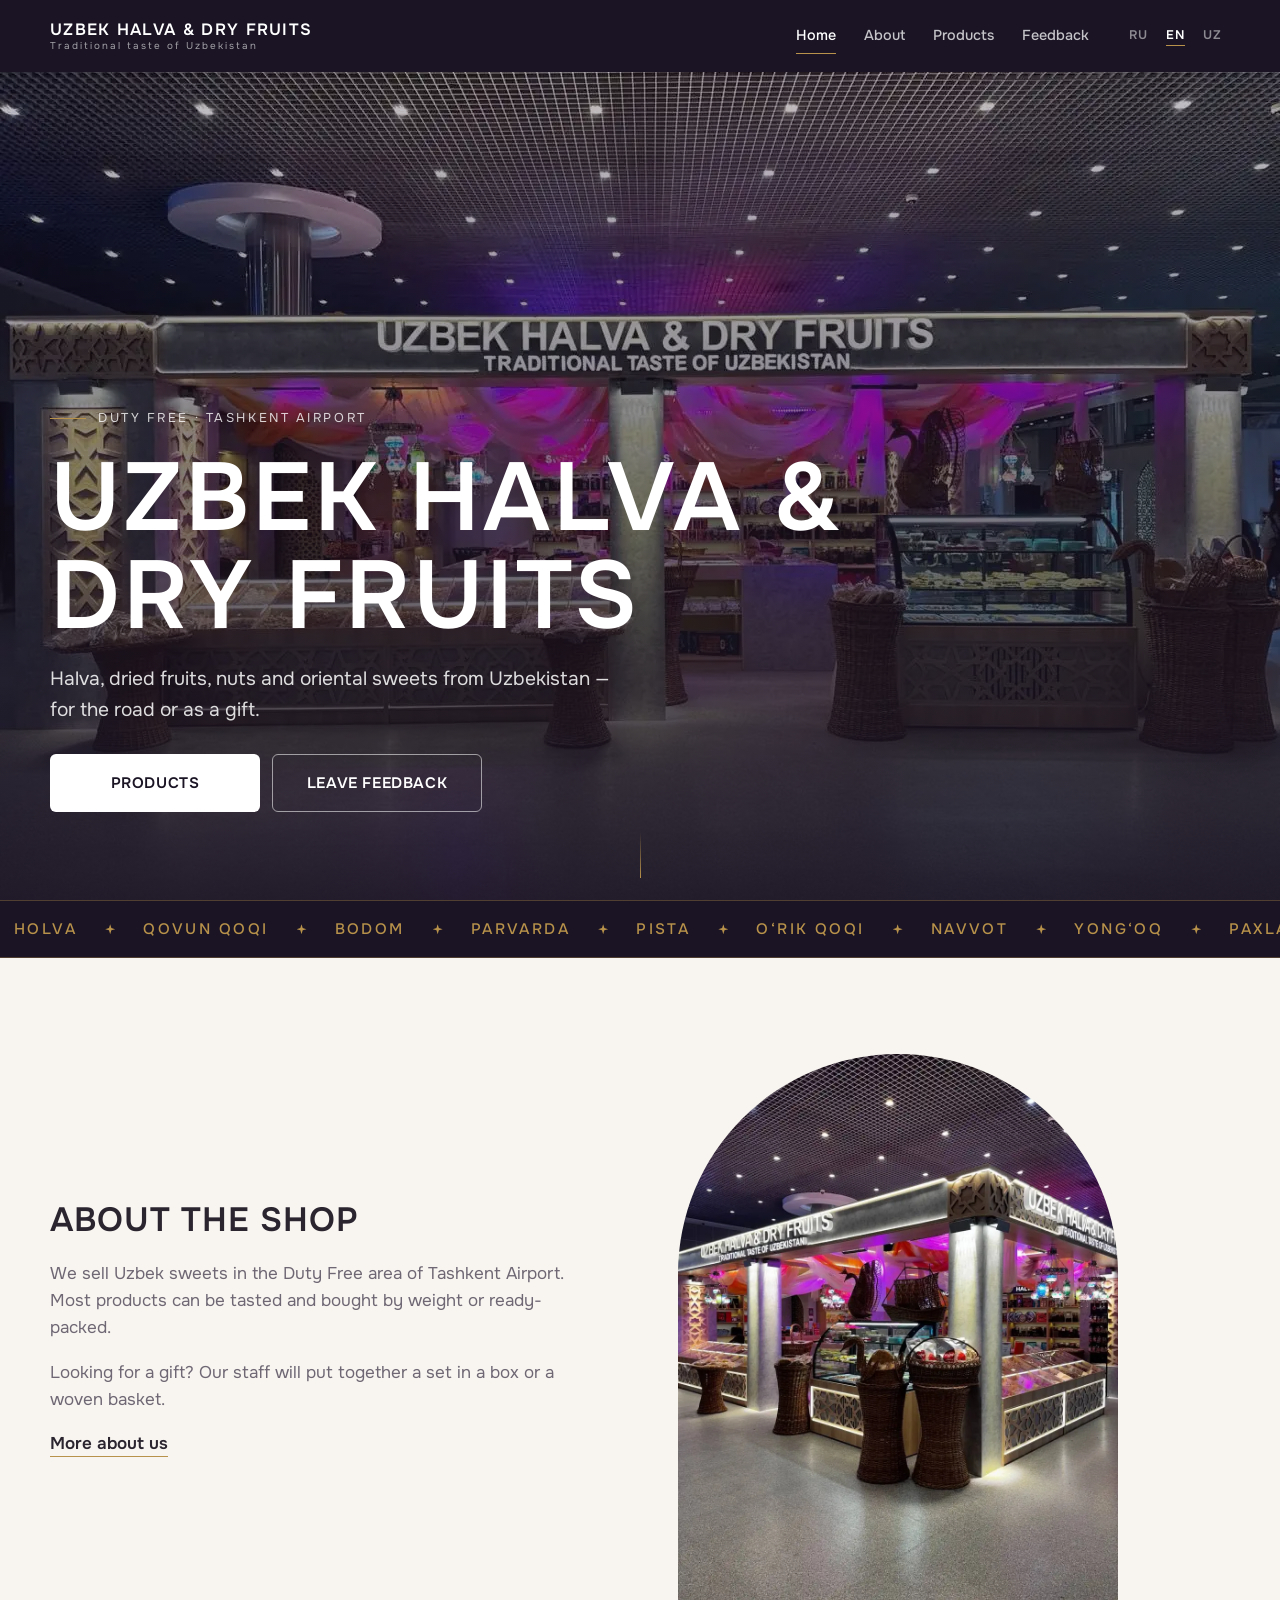
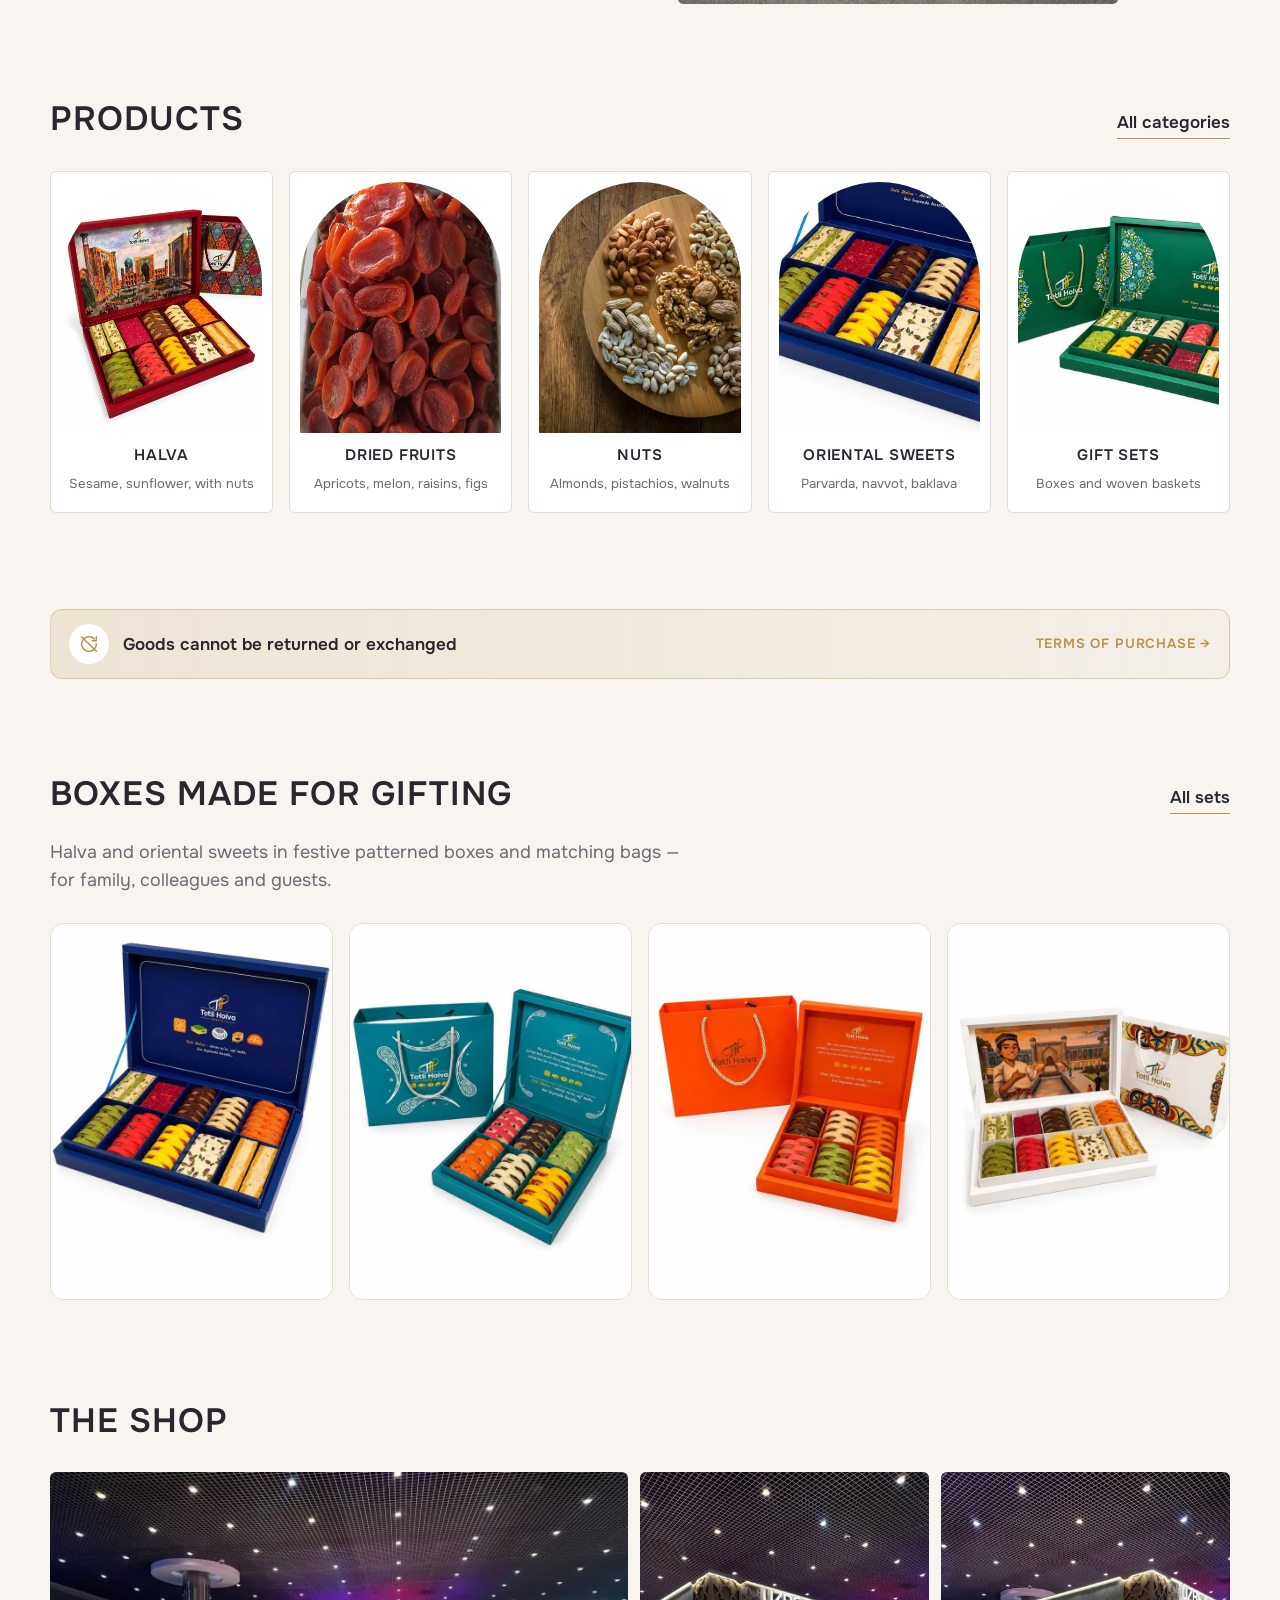
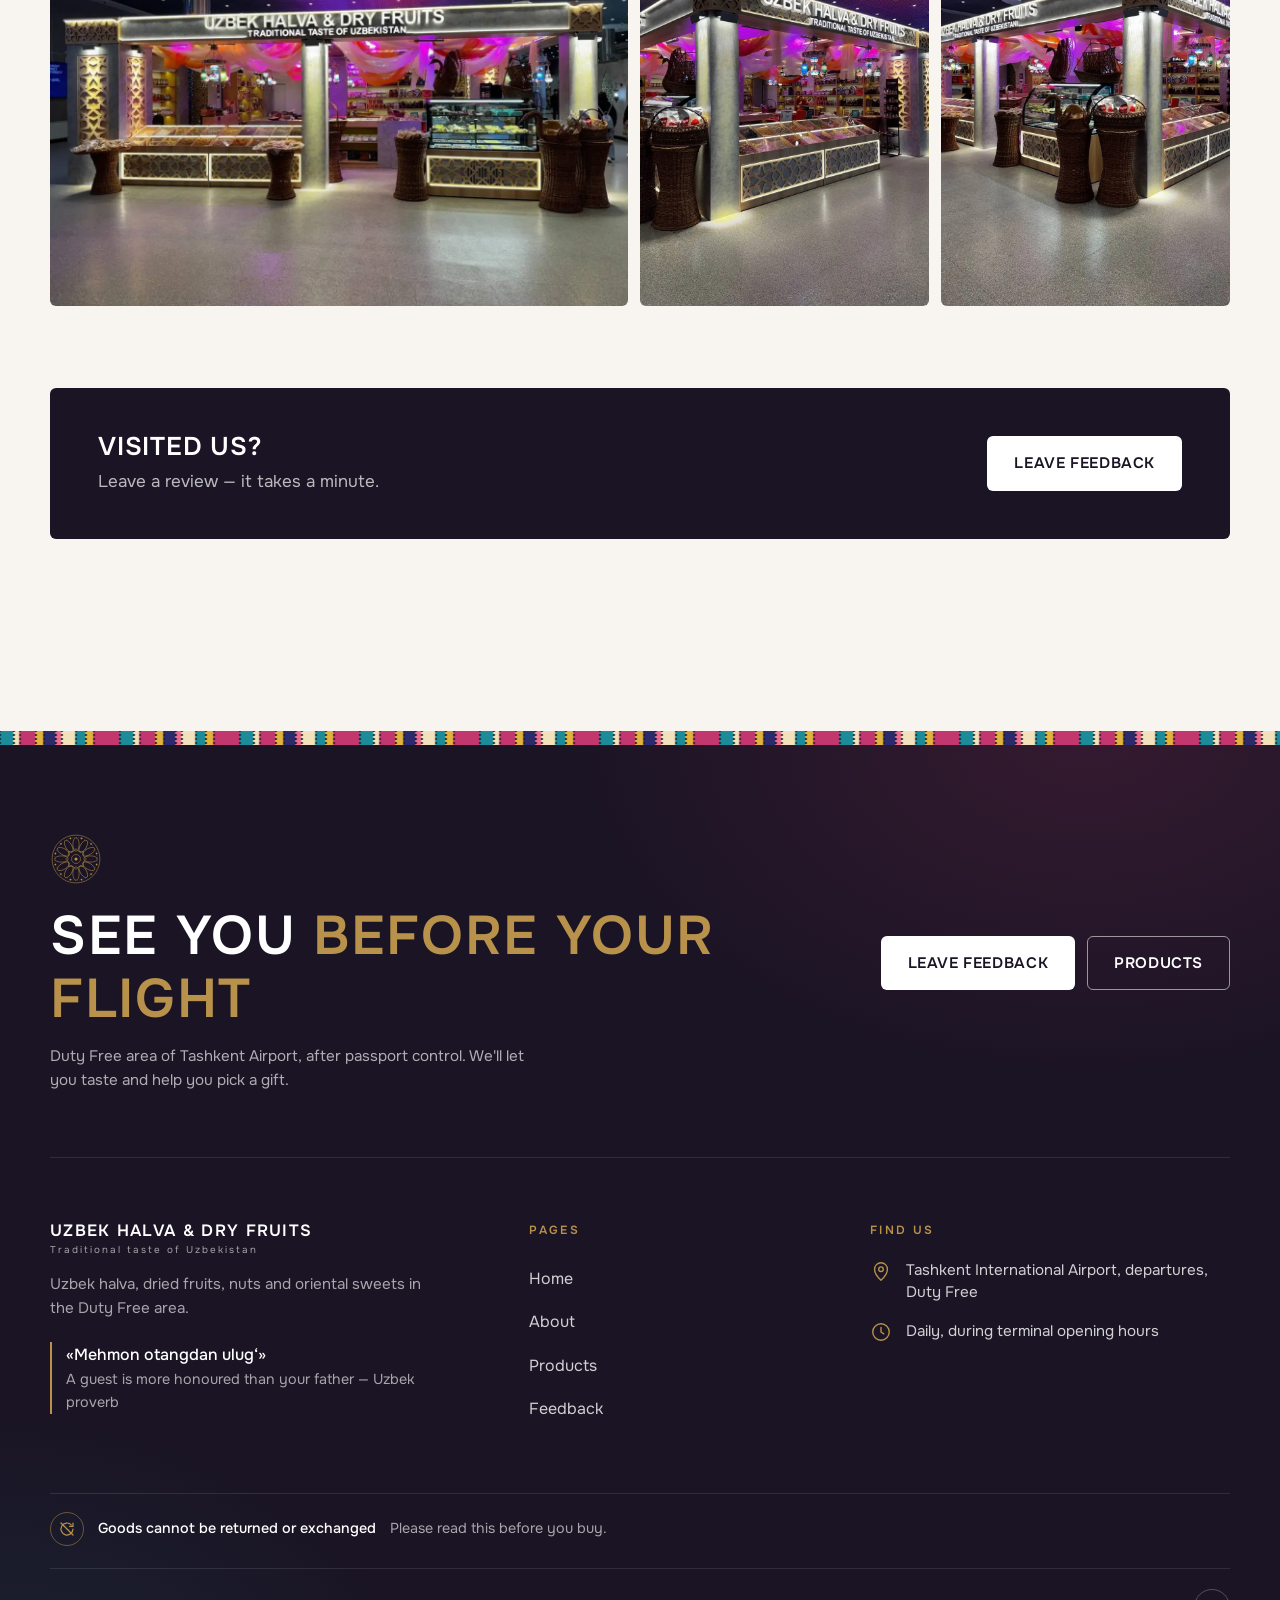
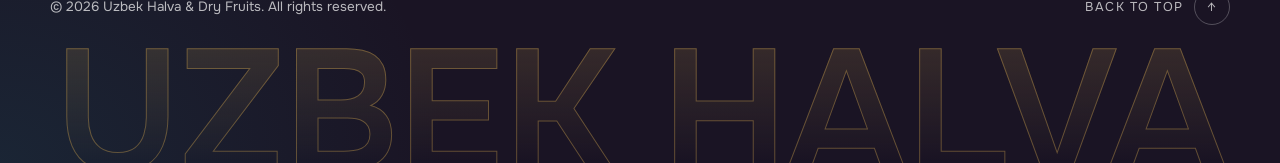
<file: index.html>
<!DOCTYPE html>
<html lang="ru">
<head>
  <meta charset="UTF-8">
  <meta name="viewport" content="width=device-width, initial-scale=1, viewport-fit=cover">
  <!-- seo:start -->
  <title data-i18n="meta.home">Uzbek Halva &amp; Dry Fruits — Duty Free, аэропорт Ташкента</title>
  <meta name="description" content="Узбекская халва, сухофрукты, орехи и восточные сладости в зоне Duty Free аэропорта Ташкента. Свежие вкусы Узбекистана в дорогу и в подарок.">
  <meta name="robots" content="index, follow, max-image-preview:large">
  <link rel="canonical" href="https://www.uzbekfruitsairport.uz/">
  <meta name="theme-color" content="#1a1424">
  <link rel="icon" href="/assets/img/pattern.svg?v=772eb92a" type="image/svg+xml">
  <meta property="og:type" content="website">
  <meta property="og:site_name" content="Uzbek Halva &amp; Dry Fruits">
  <meta property="og:title" content="Uzbek Halva &amp; Dry Fruits — Duty Free, аэропорт Ташкента">
  <meta property="og:description" content="Узбекская халва, сухофрукты, орехи и восточные сладости в зоне Duty Free аэропорта Ташкента. Свежие вкусы Узбекистана в дорогу и в подарок.">
  <meta property="og:url" content="https://www.uzbekfruitsairport.uz/">
  <meta property="og:image" content="https://www.uzbekfruitsairport.uz/assets/img/og.jpg">
  <meta property="og:image:width" content="1200">
  <meta property="og:image:height" content="630">
  <meta property="og:locale" content="ru_RU">
  <meta property="og:locale:alternate" content="en_US">
  <meta property="og:locale:alternate" content="uz_UZ">
  <meta name="twitter:card" content="summary_large_image">
  <meta name="twitter:title" content="Uzbek Halva &amp; Dry Fruits — Duty Free, аэропорт Ташкента">
  <meta name="twitter:description" content="Узбекская халва, сухофрукты, орехи и восточные сладости в зоне Duty Free аэропорта Ташкента. Свежие вкусы Узбекистана в дорогу и в подарок.">
  <meta name="twitter:image" content="https://www.uzbekfruitsairport.uz/assets/img/og.jpg">
  <script type="application/ld+json">{"@context":"https://schema.org","@graph":[{"@type":"Store","@id":"https://www.uzbekfruitsairport.uz/#store","name":"Uzbek Halva & Dry Fruits","url":"https://www.uzbekfruitsairport.uz/","description":"Халва, сухофрукты, орехи и восточные сладости из Узбекистана — в дорогу и в подарок.","image":"https://www.uzbekfruitsairport.uz/assets/img/og.jpg","address":{"@type":"PostalAddress","streetAddress":"Duty Free, зона вылета, Международный аэропорт Ташкента","addressLocality":"Ташкент","addressCountry":"UZ"},"areaServed":"UZ","inLanguage":["ru","en","uz"],"hasMerchantReturnPolicy":{"@type":"MerchantReturnPolicy","applicableCountry":"UZ","returnPolicyCategory":"https://schema.org/MerchantReturnNotPermitted"},"makesOffer":[{"@type":"Offer","itemOffered":{"@type":"Product","name":"Халва","description":"Кунжутная и подсолнечная халва, с фисташками, миндалём и грецким орехом. Продаём на развес и в упаковке."}},{"@type":"Offer","itemOffered":{"@type":"Product","name":"Сухофрукты","description":"Сухофрукты из Ферганской долины и Самарканда. Сушёную дыню плетут в косички — так её готовят в Узбекистане."}},{"@type":"Offer","itemOffered":{"@type":"Product","name":"Орехи","description":"Миндаль, фисташки, грецкий орех и солёные абрикосовые косточки — то, что в Ташкенте продают на каждом базаре."}},{"@type":"Offer","itemOffered":{"@type":"Product","name":"Восточные сладости","description":"Парварда и наввот, которые подают к зелёному чаю, пахлава, нишалда и кунжутные козинаки."}},{"@type":"Offer","itemOffered":{"@type":"Product","name":"Подарочные наборы","description":"Готовые наборы в коробках с национальным орнаментом и плетёных корзинах. Можно собрать набор на свой выбор."}}]},{"@type":"WebSite","@id":"https://www.uzbekfruitsairport.uz/#website","url":"https://www.uzbekfruitsairport.uz/","name":"Uzbek Halva & Dry Fruits","inLanguage":"ru"}]}</script>
  <link rel="preload" as="image" href="/assets/img/store-front-2.webp?v=e323d85c" imagesrcset="/assets/img/store-front-2-640.webp?v=0af07576 640w, /assets/img/store-front-2.webp?v=e323d85c 1280w" imagesizes="100vw" fetchpriority="high">
  <!-- seo:end -->
  <link rel="preconnect" href="https://fonts.googleapis.com">
  <link rel="preconnect" href="https://fonts.gstatic.com" crossorigin>
  <link href="https://fonts.googleapis.com/css2?family=Onest:wght@400;500;600&display=swap" rel="stylesheet">
  <link rel="stylesheet" href="/assets/css/style.css?v=4a4f2310">
</head>
<body data-page="home">
<!-- prerender:header -->
  <header class="site-header">
    <div class="container header-inner">
      <a class="brand" href="/">
    <strong>UZBEK HALVA &amp; DRY FRUITS</strong>
    <small data-i18n="brand.tag">Традиционный вкус Узбекистана</small>
  </a>
      <nav class="nav" id="site-nav">
        <div class="nav-portal">
          <svg class="portal-frame" viewBox="0 0 100 140" preserveAspectRatio="none" aria-hidden="true">
            <path class="outer" d="M2 140V54C2 32 24 14 50 2C76 14 98 32 98 54V140" vector-effect="non-scaling-stroke"/>
            <path class="inner" d="M7 140V56C7 36 27 20 50 9C73 20 93 36 93 56V140" vector-effect="non-scaling-stroke"/>
            <path class="base" d="M0 139.5H100" vector-effect="non-scaling-stroke"/>
          </svg>
          <span class="rosette" aria-hidden="true"><svg viewBox="0 0 100 100" fill="none" stroke="currentColor" stroke-width="1"><circle cx="50" cy="50" r="46"/><circle cx="50" cy="50" r="41" stroke-dasharray="1 3"/><ellipse cx="50" cy="22" rx="6" ry="13" transform="rotate(0 50 50)"/><circle cx="50" cy="9" r="1.6" fill="currentColor" stroke="none" transform="rotate(15 50 50)"/><ellipse cx="50" cy="22" rx="6" ry="13" transform="rotate(30 50 50)"/><circle cx="50" cy="9" r="1.6" fill="currentColor" stroke="none" transform="rotate(45 50 50)"/><ellipse cx="50" cy="22" rx="6" ry="13" transform="rotate(60 50 50)"/><circle cx="50" cy="9" r="1.6" fill="currentColor" stroke="none" transform="rotate(75 50 50)"/><ellipse cx="50" cy="22" rx="6" ry="13" transform="rotate(90 50 50)"/><circle cx="50" cy="9" r="1.6" fill="currentColor" stroke="none" transform="rotate(105 50 50)"/><ellipse cx="50" cy="22" rx="6" ry="13" transform="rotate(120 50 50)"/><circle cx="50" cy="9" r="1.6" fill="currentColor" stroke="none" transform="rotate(135 50 50)"/><ellipse cx="50" cy="22" rx="6" ry="13" transform="rotate(150 50 50)"/><circle cx="50" cy="9" r="1.6" fill="currentColor" stroke="none" transform="rotate(165 50 50)"/><ellipse cx="50" cy="22" rx="6" ry="13" transform="rotate(180 50 50)"/><circle cx="50" cy="9" r="1.6" fill="currentColor" stroke="none" transform="rotate(195 50 50)"/><ellipse cx="50" cy="22" rx="6" ry="13" transform="rotate(210 50 50)"/><circle cx="50" cy="9" r="1.6" fill="currentColor" stroke="none" transform="rotate(225 50 50)"/><ellipse cx="50" cy="22" rx="6" ry="13" transform="rotate(240 50 50)"/><circle cx="50" cy="9" r="1.6" fill="currentColor" stroke="none" transform="rotate(255 50 50)"/><ellipse cx="50" cy="22" rx="6" ry="13" transform="rotate(270 50 50)"/><circle cx="50" cy="9" r="1.6" fill="currentColor" stroke="none" transform="rotate(285 50 50)"/><ellipse cx="50" cy="22" rx="6" ry="13" transform="rotate(300 50 50)"/><circle cx="50" cy="9" r="1.6" fill="currentColor" stroke="none" transform="rotate(315 50 50)"/><ellipse cx="50" cy="22" rx="6" ry="13" transform="rotate(330 50 50)"/><circle cx="50" cy="9" r="1.6" fill="currentColor" stroke="none" transform="rotate(345 50 50)"/><polygon points="50.00,30.00 55.86,35.86 64.14,35.86 64.14,44.14 70.00,50.00 64.14,55.86 64.14,64.14 55.86,64.14 50.00,70.00 44.14,64.14 35.86,64.14 35.86,55.86 30.00,50.00 35.86,44.14 35.86,35.86 44.14,35.86"/><polygon points="58.31,53.44 53.44,58.31 46.56,58.31 41.69,53.44 41.69,46.56 46.56,41.69 53.44,41.69 58.31,46.56"/><circle cx="50" cy="50" r="3" fill="currentColor" stroke="none"/></svg></span>
          <ul><li><a href="/" aria-current="page"><span data-i18n="nav.home">Главная</span></a></li><li><a href="/about"><span data-i18n="nav.about">О компании</span></a></li><li><a href="/products"><span data-i18n="nav.products">Ассортимент</span></a></li><li><a href="/feedback"><span data-i18n="nav.feedback">Обратная связь</span></a></li></ul>
        </div>
        <div class="nav-extra">
          <p class="loc" data-i18n="common.location">Duty Free · Аэропорт Ташкента</p>
          <a class="btn btn-light nav-cta" href="/feedback" data-i18n="home.fb.btn">Оставить отзыв</a>
        </div>
        <div class="atlas" aria-hidden="true"></div>
      </nav>
      <div class="lang-switch" role="group" aria-label="Language">
        <button type="button" data-lang="ru">RU</button>
        <button type="button" data-lang="en">EN</button>
        <button type="button" data-lang="uz">UZ</button>
      </div>
      <button class="burger" type="button" aria-controls="site-nav" aria-expanded="false" data-i18n-aria="nav.menu" aria-label="Меню"><span></span><span></span></button>
    </div>
  </header><!-- /prerender:header -->

<main>
  <section class="hero">
    <img src="/assets/img/store-front-2.webp?v=e323d85c" srcset="/assets/img/store-front-2-640.webp?v=0af07576 640w, /assets/img/store-front-2.webp?v=e323d85c 1280w" sizes="100vw" alt="Uzbek Halva &amp; Dry Fruits, Duty Free" width="1280" height="960" fetchpriority="high" decoding="async">
    <div class="container">
      <p class="location" data-i18n="common.location">Duty Free · Аэропорт Ташкента</p>
      <h1>Uzbek Halva &amp; Dry Fruits</h1>
      <p data-i18n="home.hero.text">Халва, сухофрукты, орехи и восточные сладости из Узбекистана — в дорогу и в подарок.</p>
      <div class="actions" style="margin-top:28px">
        <a class="btn btn-light" href="/products" data-i18n="home.hero.btn1">Ассортимент</a>
        <a class="btn btn-line-light" href="/feedback" data-i18n="home.hero.btn2">Оставить отзыв</a>
      </div>
    </div>
  </section>
  <div class="marquee" aria-hidden="true">
    <div class="marquee-track"><span>Holva</span><span>Qovun qoqi</span><span>Bodom</span><span>Parvarda</span><span>Pista</span><span>O‘rik qoqi</span><span>Navvot</span><span>Yong‘oq</span><span>Paxlava</span><span>Kishmish</span><span>Holva</span><span>Qovun qoqi</span><span>Bodom</span><span>Parvarda</span><span>Pista</span><span>O‘rik qoqi</span><span>Navvot</span><span>Yong‘oq</span><span>Paxlava</span><span>Kishmish</span></div>
  </div>

  <section class="section">
    <div class="container cols">
      <div class="cols-text">
        <h2 data-i18n="home.about.title">О магазине</h2>
        <p data-i18n="home.about.p1">Мы продаём узбекские сладости в зоне Duty Free аэропорта Ташкента. Большую часть товара можно попробовать и купить на развес или в готовой упаковке.</p>
        <p data-i18n="home.about.p2">Если нужен подарок, продавцы соберут набор в коробке или плетёной корзине.</p>
        <a class="link" href="/about" data-i18n="home.about.link">Подробнее о компании</a>
      </div>
      <div class="photo photo-arch"><img src="/assets/img/store-corner.webp?v=118e9401" alt="Интерьер магазина узбекских сладостей в аэропорту Ташкента" loading="lazy" decoding="async"></div>
    </div>
  </section>

  <section class="section">
    <div class="container">
      <div class="head-row">
        <h2 data-i18n="home.range.title">Ассортимент</h2>
        <a class="link" href="/products" data-i18n="home.range.link">Все категории</a>
      </div>
      <div class="banners-row">
        <div class="banner-sm"><img src="/assets/img/box-samarkand.webp?v=9f9e0108" alt="Узбекская халва" loading="lazy" decoding="async"><div><h3 data-i18n="cat.halva">Халва</h3><span data-i18n="cat.halva.short">Кунжутная, подсолнечная, с орехами</span></div></div>
        <div class="banner-sm"><img src="/assets/img/cat-dried.webp?v=87abd38e" alt="Курага и сухофрукты" loading="lazy" decoding="async"><div><h3 data-i18n="cat.dried">Сухофрукты</h3><span data-i18n="cat.dried.short">Курага, дыня, кишмиш, инжир</span></div></div>
        <div class="banner-sm"><img src="/assets/img/cat-nuts.webp?v=10b1117b" alt="Орехи: миндаль, грецкий орех, фисташки, кешью" loading="lazy" decoding="async"><div><h3 data-i18n="cat.nuts">Орехи</h3><span data-i18n="cat.nuts.short">Миндаль, фисташки, грецкий орех</span></div></div>
        <div class="banner-sm"><img src="/assets/img/sweets-box.webp?v=453ce40b" alt="Ассорти восточных сладостей в подарочной коробке" loading="lazy" decoding="async"><div><h3 data-i18n="cat.sweets">Восточные сладости</h3><span data-i18n="cat.sweets.short">Парварда, наввот, пахлава</span></div></div>
        <div class="banner-sm"><img src="/assets/img/box-green.webp?v=8a8f702e" alt="Подарочный набор из сухофруктов и орехов" loading="lazy" decoding="async"><div><h3 data-i18n="cat.gifts">Подарочные наборы</h3><span data-i18n="cat.gifts.short">Коробки и плетёные корзины</span></div></div>
      </div>
    </div>
  </section>

  <section class="section terms-strip-section">
    <div class="container">
      <a class="terms-strip" href="/products#terms"><span class="ico"><svg viewBox="0 0 24 24" aria-hidden="true"><path d="M20 12a8 8 0 1 1-2.3-5.6"/><path d="M20 4v4.5h-4.5"/><path d="M4 4l16 16"/></svg></span><strong data-i18n="terms.short">Товары возврату и обмену не подлежат</strong><span class="more" data-i18n="terms.more">Условия покупки</span></a>
    </div>
  </section>

  <section class="section" id="sets">
    <div class="container">
      <div class="head-row">
        <h2 data-i18n="home.sets.title">Коробки, которые приятно дарить</h2>
        <a class="link" href="/products#sets" data-i18n="home.sets.link">Все наборы</a>
      </div>
      <p class="lead sets-lead" data-i18n="home.sets.text">Халва и восточные сладости в нарядных коробках и пакетах с узорами — для близких, коллег и гостей.</p>
      <div class="sets" style="--n:4">
        <figure class="set"><img src="/assets/img/box-blue.webp?v=d924bf6b" alt="Подарочный набор восточных сладостей в синей коробке" loading="lazy" width="960" height="1280"></figure>
        <figure class="set"><img src="/assets/img/box-teal.webp?v=c8c6f7b7" alt="Бирюзовая подарочная коробка с халвой и пакет с узором" loading="lazy" width="960" height="1280"></figure>
        <figure class="set"><img src="/assets/img/box-orange.webp?v=940800ff" alt="Оранжевая подарочная коробка с халвой и пакет" loading="lazy" width="960" height="1280"></figure>
        <figure class="set"><img src="/assets/img/box-white.webp?v=0c609e0a" alt="Белая подарочная коробка с халвой и пакет с орнаментом" loading="lazy" width="960" height="1280"></figure>
      </div>
    </div>
  </section>

  <section class="section">
    <div class="container">
      <div class="head-row"><h2 data-i18n="home.gallery.title">Магазин</h2></div>
      <div class="gallery">
        <img src="/assets/img/store-front.webp?v=0c4b9ff6" alt="Витрина магазина Uzbek Halva & Dry Fruits в зоне Duty Free аэропорта Ташкента" loading="lazy" decoding="async">
        <img src="/assets/img/store-side.webp?v=5cf1a0f4" alt="Прилавки с халвой, сухофруктами и орехами в Uzbek Halva & Dry Fruits" loading="lazy" decoding="async">
        <img src="/assets/img/store-corner.webp?v=118e9401" alt="Интерьер магазина узбекских сладостей в аэропорту Ташкента" loading="lazy" decoding="async">
      </div>
    </div>
  </section>

  <section class="section">
    <div class="container">
      <div class="strip">
        <div><h2 data-i18n="home.fb.title">Были у нас?</h2><p data-i18n="home.fb.text">Оставьте отзыв — это займёт минуту.</p></div>
        <a class="btn btn-light" href="/feedback" data-i18n="home.fb.btn">Оставить отзыв</a>
      </div>
    </div>
  </section>
</main>
<!-- prerender:footer -->
  <footer class="site-footer">
    <div class="atlas" aria-hidden="true"></div>
    <div class="container footer-cta">
      <div>
        <span class="footer-rosette" aria-hidden="true"><svg viewBox="0 0 100 100" fill="none" stroke="currentColor" stroke-width="1"><circle cx="50" cy="50" r="46"/><circle cx="50" cy="50" r="41" stroke-dasharray="1 3"/><ellipse cx="50" cy="22" rx="6" ry="13" transform="rotate(0 50 50)"/><circle cx="50" cy="9" r="1.6" fill="currentColor" stroke="none" transform="rotate(15 50 50)"/><ellipse cx="50" cy="22" rx="6" ry="13" transform="rotate(30 50 50)"/><circle cx="50" cy="9" r="1.6" fill="currentColor" stroke="none" transform="rotate(45 50 50)"/><ellipse cx="50" cy="22" rx="6" ry="13" transform="rotate(60 50 50)"/><circle cx="50" cy="9" r="1.6" fill="currentColor" stroke="none" transform="rotate(75 50 50)"/><ellipse cx="50" cy="22" rx="6" ry="13" transform="rotate(90 50 50)"/><circle cx="50" cy="9" r="1.6" fill="currentColor" stroke="none" transform="rotate(105 50 50)"/><ellipse cx="50" cy="22" rx="6" ry="13" transform="rotate(120 50 50)"/><circle cx="50" cy="9" r="1.6" fill="currentColor" stroke="none" transform="rotate(135 50 50)"/><ellipse cx="50" cy="22" rx="6" ry="13" transform="rotate(150 50 50)"/><circle cx="50" cy="9" r="1.6" fill="currentColor" stroke="none" transform="rotate(165 50 50)"/><ellipse cx="50" cy="22" rx="6" ry="13" transform="rotate(180 50 50)"/><circle cx="50" cy="9" r="1.6" fill="currentColor" stroke="none" transform="rotate(195 50 50)"/><ellipse cx="50" cy="22" rx="6" ry="13" transform="rotate(210 50 50)"/><circle cx="50" cy="9" r="1.6" fill="currentColor" stroke="none" transform="rotate(225 50 50)"/><ellipse cx="50" cy="22" rx="6" ry="13" transform="rotate(240 50 50)"/><circle cx="50" cy="9" r="1.6" fill="currentColor" stroke="none" transform="rotate(255 50 50)"/><ellipse cx="50" cy="22" rx="6" ry="13" transform="rotate(270 50 50)"/><circle cx="50" cy="9" r="1.6" fill="currentColor" stroke="none" transform="rotate(285 50 50)"/><ellipse cx="50" cy="22" rx="6" ry="13" transform="rotate(300 50 50)"/><circle cx="50" cy="9" r="1.6" fill="currentColor" stroke="none" transform="rotate(315 50 50)"/><ellipse cx="50" cy="22" rx="6" ry="13" transform="rotate(330 50 50)"/><circle cx="50" cy="9" r="1.6" fill="currentColor" stroke="none" transform="rotate(345 50 50)"/><polygon points="50.00,30.00 55.86,35.86 64.14,35.86 64.14,44.14 70.00,50.00 64.14,55.86 64.14,64.14 55.86,64.14 50.00,70.00 44.14,64.14 35.86,64.14 35.86,55.86 30.00,50.00 35.86,44.14 35.86,35.86 44.14,35.86"/><polygon points="58.31,53.44 53.44,58.31 46.56,58.31 41.69,53.44 41.69,46.56 46.56,41.69 53.44,41.69 58.31,46.56"/><circle cx="50" cy="50" r="3" fill="currentColor" stroke="none"/></svg></span>
        <h2><span data-i18n="footer.cta.a">Ждём вас</span> <span data-i18n="footer.cta.b">перед вылетом</span></h2>
        <p data-i18n="footer.cta.text">Зона Duty Free аэропорта Ташкента, после паспортного контроля. Угостим и поможем выбрать подарок.</p>
      </div>
      <div class="footer-contact">
        <a class="btn btn-light" href="/feedback" data-i18n="home.fb.btn">Оставить отзыв</a>
        <a class="btn btn-line-light" href="/products" data-i18n="home.hero.btn1">Ассортимент</a>
      </div>
    </div>
    <div class="container footer-top">
      <div class="footer-about">
        <a class="brand" href="/">
    <strong>UZBEK HALVA &amp; DRY FRUITS</strong>
    <small data-i18n="brand.tag">Традиционный вкус Узбекистана</small>
  </a>
        <p data-i18n="footer.about">Узбекская халва, сухофрукты, орехи и восточные сладости в зоне Duty Free.</p>
        <p class="footer-proverb"><strong lang="uz">«Mehmon otangdan ulug‘»</strong><span data-i18n="footer.proverb">Гость почётнее отца — узбекская пословица</span></p>
      </div>
      <nav aria-label="Footer">
        <h4 data-i18n="footer.pages">Разделы</h4>
        <ul><li><a href="/" data-i18n="nav.home">Главная</a></li><li><a href="/about" data-i18n="nav.about">О компании</a></li><li><a href="/products" data-i18n="nav.products">Ассортимент</a></li><li><a href="/feedback" data-i18n="nav.feedback">Обратная связь</a></li></ul>
      </nav>
      <div>
        <h4 data-i18n="footer.contacts">Где нас найти</h4>
        <ul class="footer-info">
          <li><svg viewBox="0 0 24 24" aria-hidden="true"><path d="M12 22s7-6.2 7-12a7 7 0 1 0-14 0c0 5.8 7 12 7 12Z"/><circle cx="12" cy="10" r="2.5"/></svg><span data-i18n="footer.address">Международный аэропорт Ташкента, зона вылета, Duty Free</span></li>
          <li><svg viewBox="0 0 24 24" aria-hidden="true"><circle cx="12" cy="12" r="9"/><path d="M12 7v5l3 2"/></svg><span data-i18n="footer.hours">Ежедневно, в часы работы терминала</span></li>
        </ul>
      </div>
    </div>
    <div class="container footer-terms"><span class="ico"><svg viewBox="0 0 24 24" aria-hidden="true"><path d="M20 12a8 8 0 1 1-2.3-5.6"/><path d="M20 4v4.5h-4.5"/><path d="M4 4l16 16"/></svg></span><strong data-i18n="terms.short">Товары возврату и обмену не подлежат</strong><span data-i18n="terms.read">Пожалуйста, ознакомьтесь перед покупкой.</span></div>
    <div class="container footer-bottom">
      <span>© 2026 Uzbek Halva &amp; Dry Fruits. <span data-i18n="footer.rights">Все права защищены.</span></span>
      <button class="to-top" type="button"><span data-i18n="footer.top">Наверх</span><span class="arr" aria-hidden="true">↑</span></button>
    </div>
    <div class="footer-word" aria-hidden="true">Uzbek Halva</div>
  </footer><!-- /prerender:footer -->

<script src="/assets/js/i18n.js?v=438ee97c"></script>
<script src="/assets/js/extra-i18n.js?v=9ceb481f"></script>
<script src="/assets/js/layout.js?v=f7573ef6"></script>
</body>
</html>
</file>
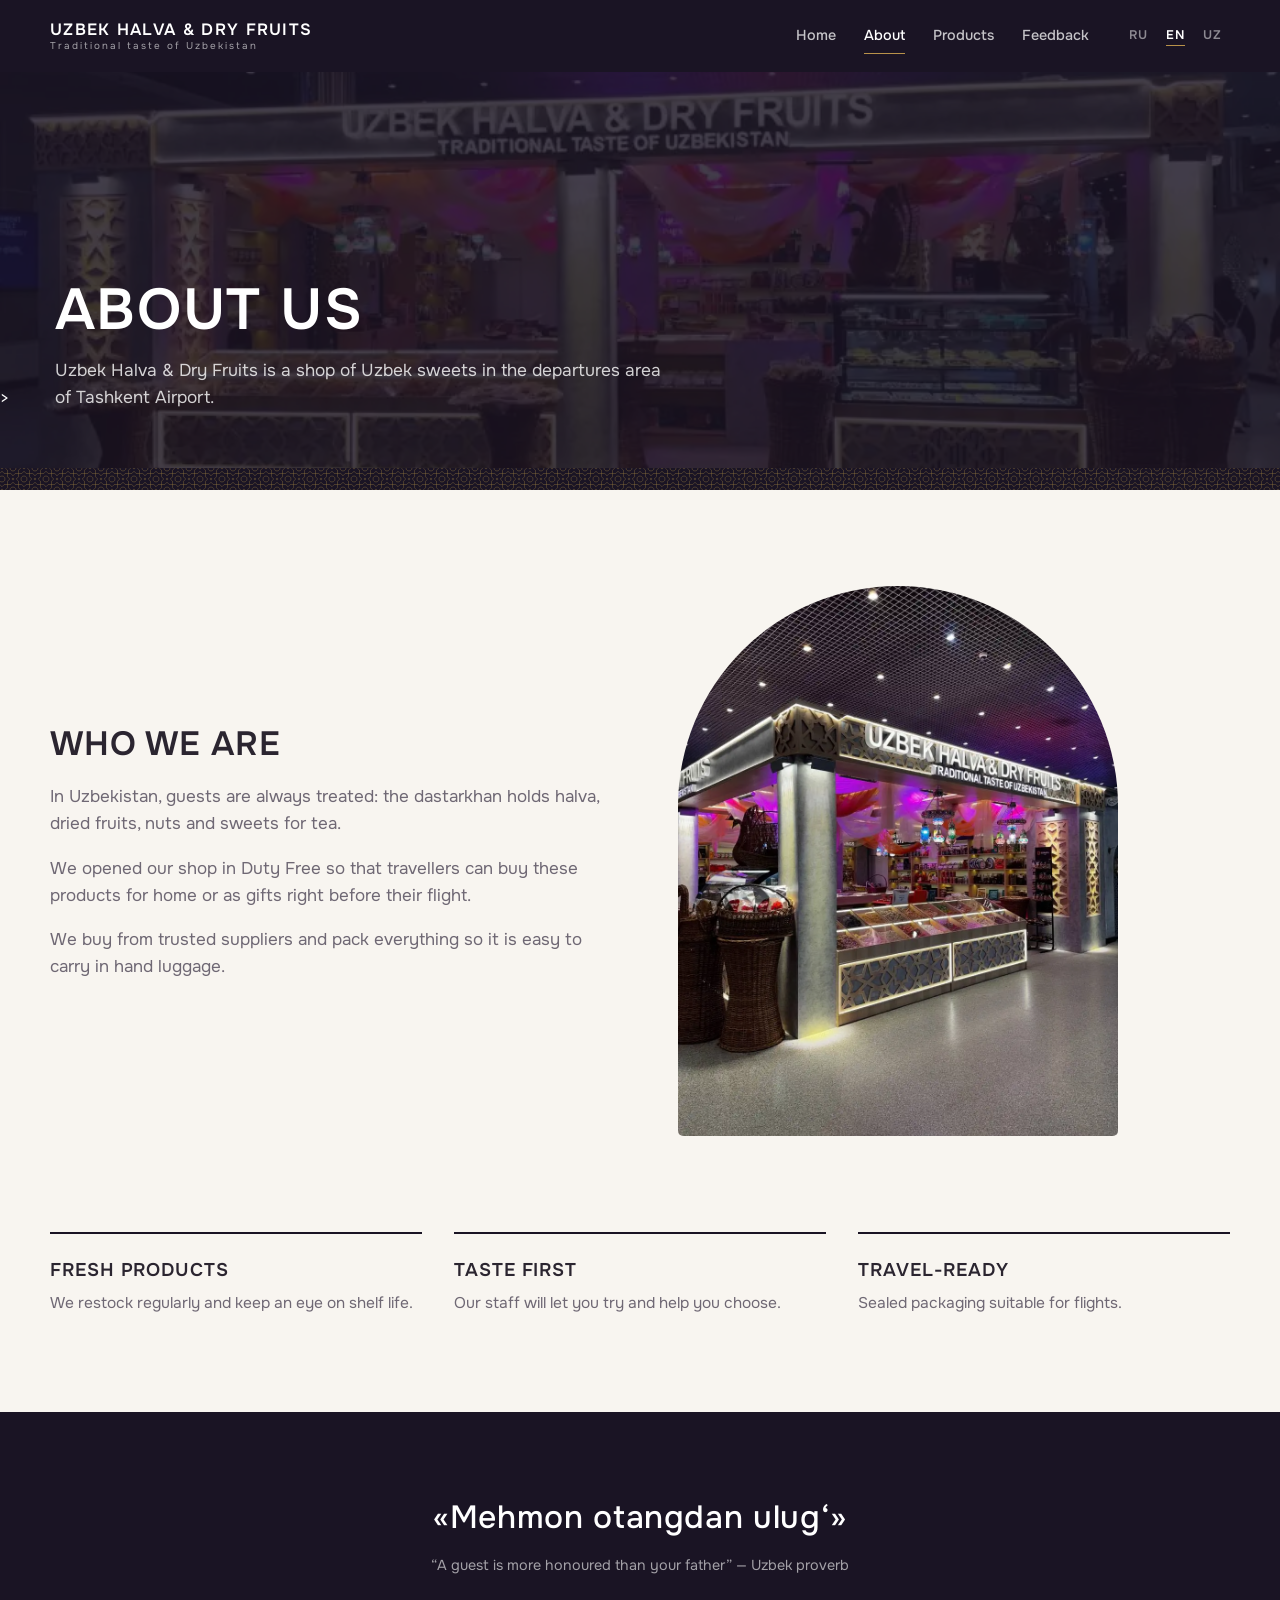
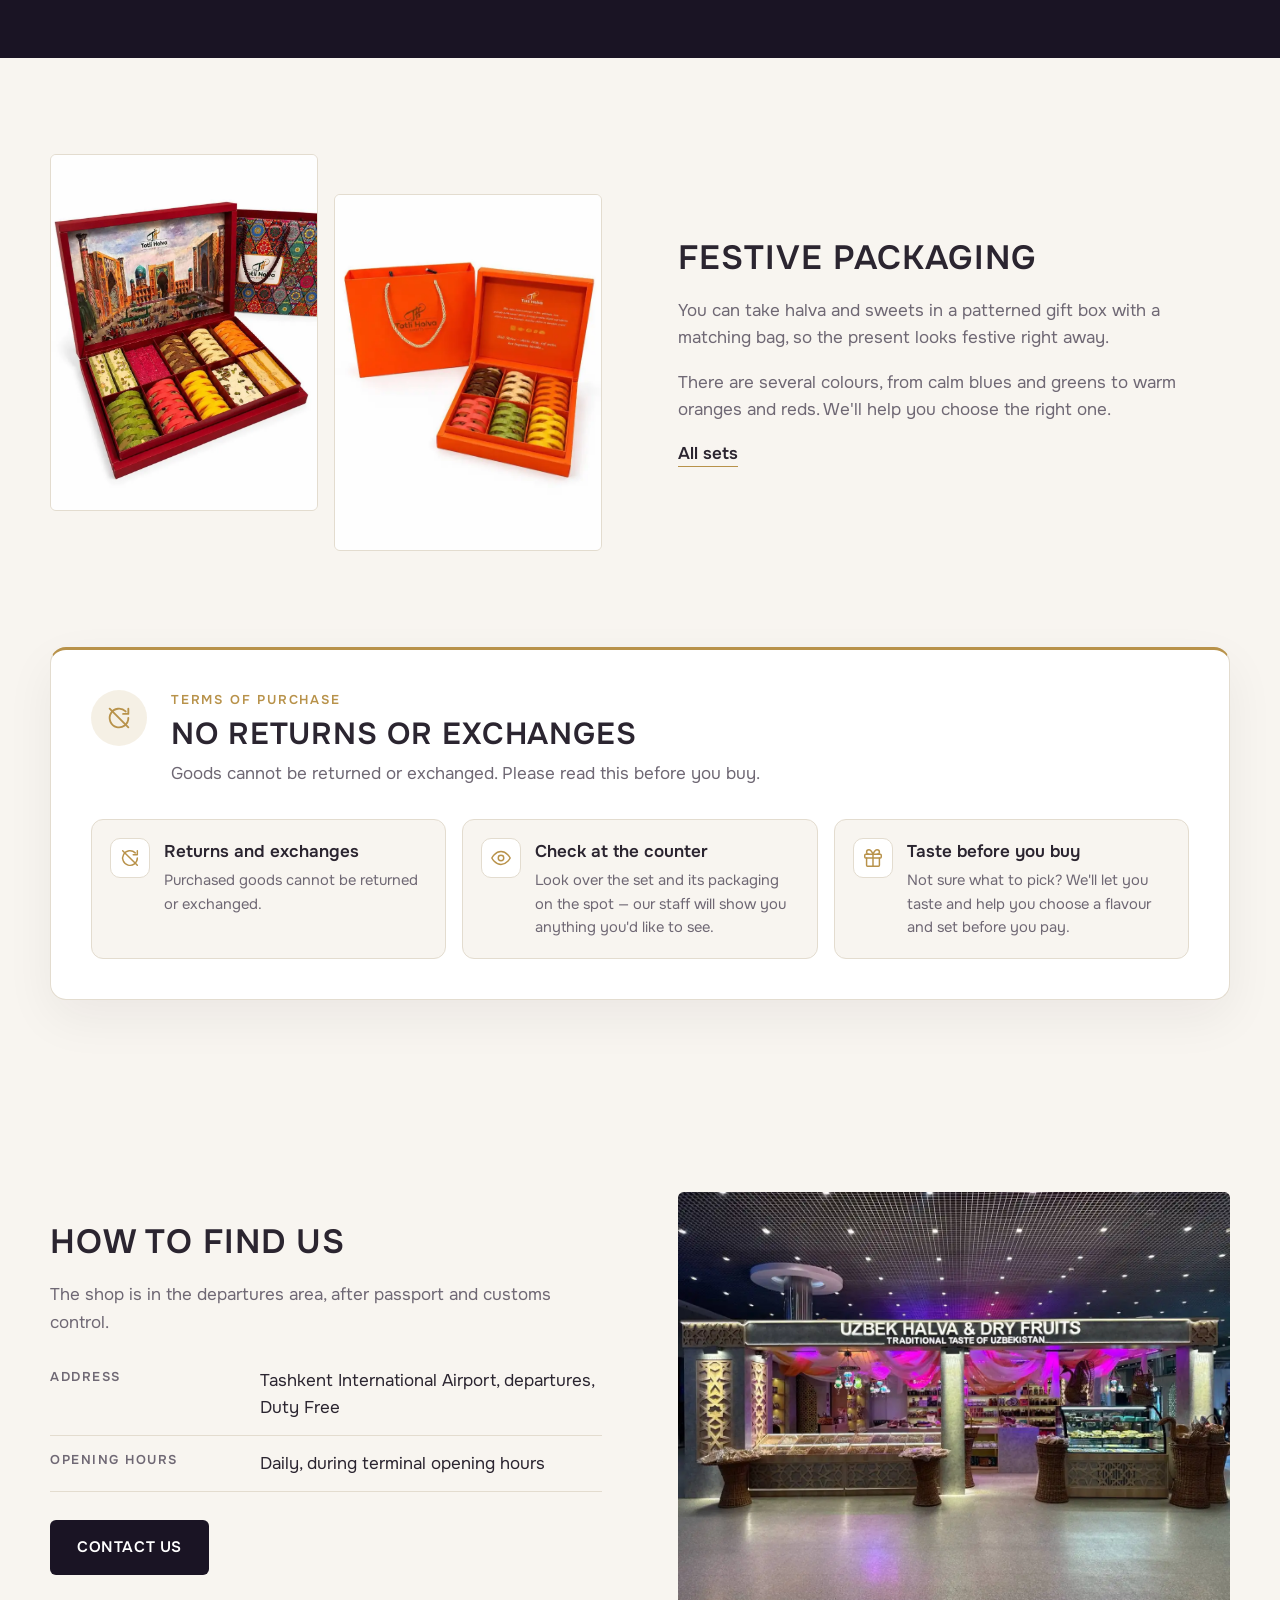
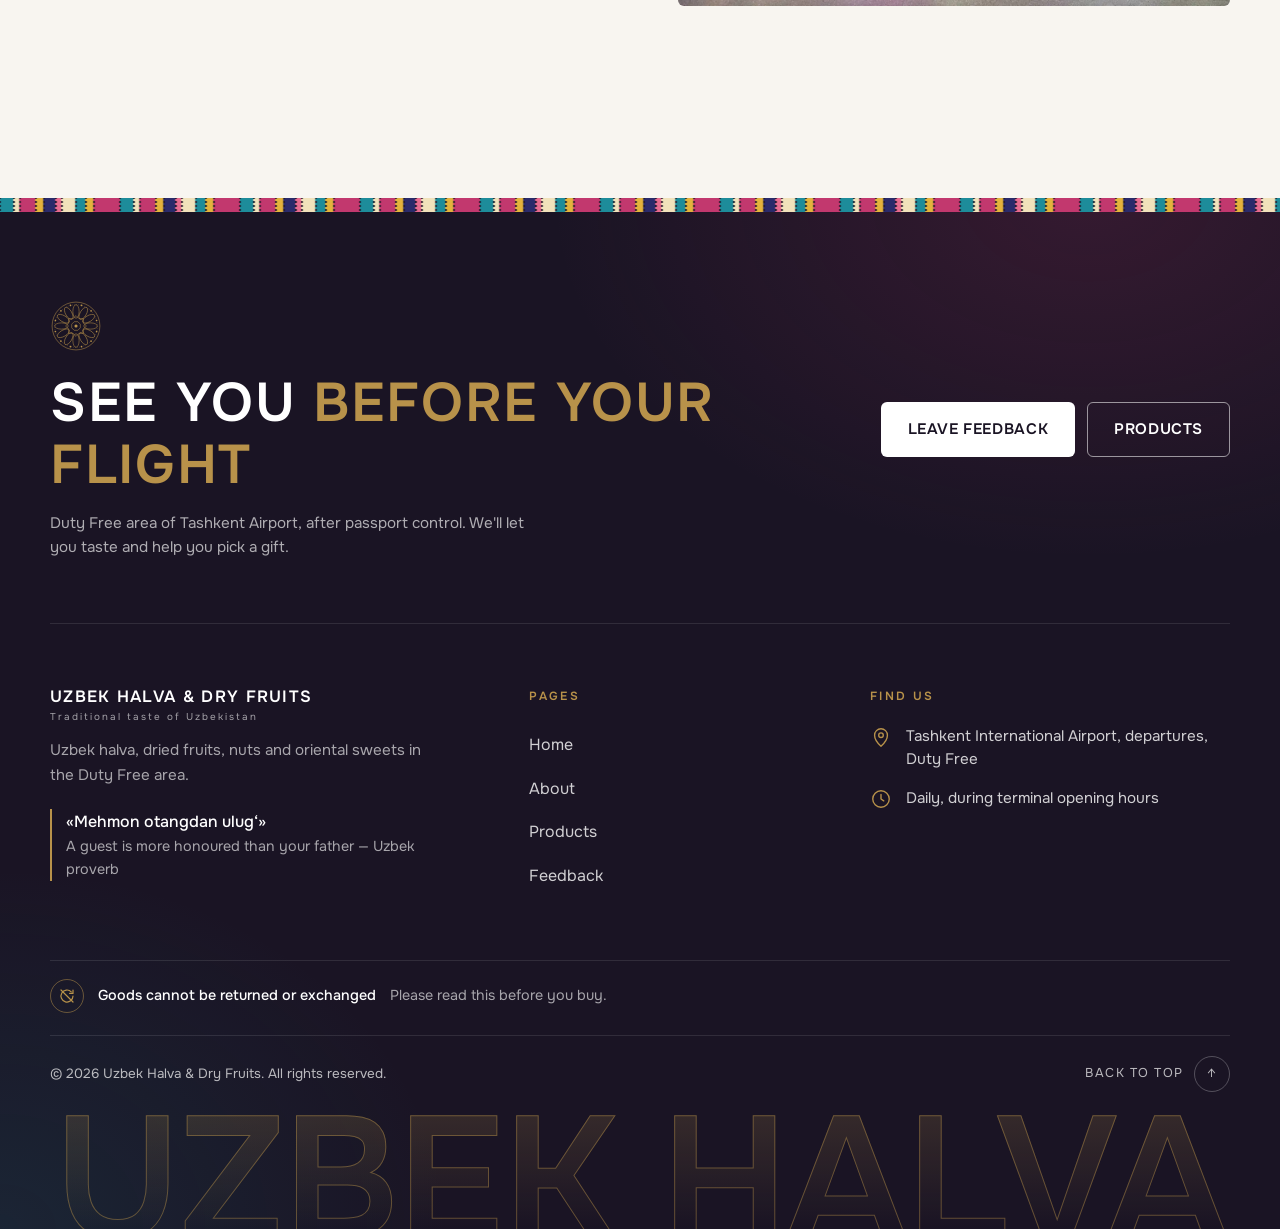
<file: about.html>
<!DOCTYPE html>
<html lang="ru">
<head>
  <meta charset="UTF-8">
  <meta name="viewport" content="width=device-width, initial-scale=1, viewport-fit=cover">
  <!-- seo:start -->
  <title data-i18n="meta.about">О компании — Uzbek Halva &amp; Dry Fruits</title>
  <meta name="description" content="История магазина Uzbek Halva &amp; Dry Fruits, наши принципы и как нас найти: зона вылета Duty Free международного аэропорта Ташкента.">
  <meta name="robots" content="index, follow, max-image-preview:large">
  <link rel="canonical" href="https://www.uzbekfruitsairport.uz/about">
  <meta name="theme-color" content="#1a1424">
  <link rel="icon" href="/assets/img/pattern.svg?v=772eb92a" type="image/svg+xml">
  <meta property="og:type" content="website">
  <meta property="og:site_name" content="Uzbek Halva &amp; Dry Fruits">
  <meta property="og:title" content="О компании — Uzbek Halva &amp; Dry Fruits">
  <meta property="og:description" content="История магазина Uzbek Halva &amp; Dry Fruits, наши принципы и как нас найти: зона вылета Duty Free международного аэропорта Ташкента.">
  <meta property="og:url" content="https://www.uzbekfruitsairport.uz/about">
  <meta property="og:image" content="https://www.uzbekfruitsairport.uz/assets/img/og.jpg">
  <meta property="og:image:width" content="1200">
  <meta property="og:image:height" content="630">
  <meta property="og:locale" content="ru_RU">
  <meta property="og:locale:alternate" content="en_US">
  <meta property="og:locale:alternate" content="uz_UZ">
  <meta name="twitter:card" content="summary_large_image">
  <meta name="twitter:title" content="О компании — Uzbek Halva &amp; Dry Fruits">
  <meta name="twitter:description" content="История магазина Uzbek Halva &amp; Dry Fruits, наши принципы и как нас найти: зона вылета Duty Free международного аэропорта Ташкента.">
  <meta name="twitter:image" content="https://www.uzbekfruitsairport.uz/assets/img/og.jpg">
  <script type="application/ld+json">{"@context":"https://schema.org","@graph":[{"@type":"AboutPage","url":"https://www.uzbekfruitsairport.uz/about","name":"О компании","about":{"@id":"https://www.uzbekfruitsairport.uz/#store"}},{"@type":"BreadcrumbList","itemListElement":[{"@type":"ListItem","position":1,"name":"Главная","item":"https://www.uzbekfruitsairport.uz/"},{"@type":"ListItem","position":2,"name":"О компании","item":"https://www.uzbekfruitsairport.uz/about"}]}]}</script>
  <!-- seo:end -->
  <link rel="preconnect" href="https://fonts.googleapis.com">
  <link rel="preconnect" href="https://fonts.gstatic.com" crossorigin>
  <link href="https://fonts.googleapis.com/css2?family=Onest:wght@400;500;600&display=swap" rel="stylesheet">
  <link rel="stylesheet" href="/assets/css/style.css?v=4a4f2310">
</head>
<body data-page="about">
<!-- prerender:header -->
  <header class="site-header">
    <div class="container header-inner">
      <a class="brand" href="/">
    <strong>UZBEK HALVA &amp; DRY FRUITS</strong>
    <small data-i18n="brand.tag">Традиционный вкус Узбекистана</small>
  </a>
      <nav class="nav" id="site-nav">
        <div class="nav-portal">
          <svg class="portal-frame" viewBox="0 0 100 140" preserveAspectRatio="none" aria-hidden="true">
            <path class="outer" d="M2 140V54C2 32 24 14 50 2C76 14 98 32 98 54V140" vector-effect="non-scaling-stroke"/>
            <path class="inner" d="M7 140V56C7 36 27 20 50 9C73 20 93 36 93 56V140" vector-effect="non-scaling-stroke"/>
            <path class="base" d="M0 139.5H100" vector-effect="non-scaling-stroke"/>
          </svg>
          <span class="rosette" aria-hidden="true"><svg viewBox="0 0 100 100" fill="none" stroke="currentColor" stroke-width="1"><circle cx="50" cy="50" r="46"/><circle cx="50" cy="50" r="41" stroke-dasharray="1 3"/><ellipse cx="50" cy="22" rx="6" ry="13" transform="rotate(0 50 50)"/><circle cx="50" cy="9" r="1.6" fill="currentColor" stroke="none" transform="rotate(15 50 50)"/><ellipse cx="50" cy="22" rx="6" ry="13" transform="rotate(30 50 50)"/><circle cx="50" cy="9" r="1.6" fill="currentColor" stroke="none" transform="rotate(45 50 50)"/><ellipse cx="50" cy="22" rx="6" ry="13" transform="rotate(60 50 50)"/><circle cx="50" cy="9" r="1.6" fill="currentColor" stroke="none" transform="rotate(75 50 50)"/><ellipse cx="50" cy="22" rx="6" ry="13" transform="rotate(90 50 50)"/><circle cx="50" cy="9" r="1.6" fill="currentColor" stroke="none" transform="rotate(105 50 50)"/><ellipse cx="50" cy="22" rx="6" ry="13" transform="rotate(120 50 50)"/><circle cx="50" cy="9" r="1.6" fill="currentColor" stroke="none" transform="rotate(135 50 50)"/><ellipse cx="50" cy="22" rx="6" ry="13" transform="rotate(150 50 50)"/><circle cx="50" cy="9" r="1.6" fill="currentColor" stroke="none" transform="rotate(165 50 50)"/><ellipse cx="50" cy="22" rx="6" ry="13" transform="rotate(180 50 50)"/><circle cx="50" cy="9" r="1.6" fill="currentColor" stroke="none" transform="rotate(195 50 50)"/><ellipse cx="50" cy="22" rx="6" ry="13" transform="rotate(210 50 50)"/><circle cx="50" cy="9" r="1.6" fill="currentColor" stroke="none" transform="rotate(225 50 50)"/><ellipse cx="50" cy="22" rx="6" ry="13" transform="rotate(240 50 50)"/><circle cx="50" cy="9" r="1.6" fill="currentColor" stroke="none" transform="rotate(255 50 50)"/><ellipse cx="50" cy="22" rx="6" ry="13" transform="rotate(270 50 50)"/><circle cx="50" cy="9" r="1.6" fill="currentColor" stroke="none" transform="rotate(285 50 50)"/><ellipse cx="50" cy="22" rx="6" ry="13" transform="rotate(300 50 50)"/><circle cx="50" cy="9" r="1.6" fill="currentColor" stroke="none" transform="rotate(315 50 50)"/><ellipse cx="50" cy="22" rx="6" ry="13" transform="rotate(330 50 50)"/><circle cx="50" cy="9" r="1.6" fill="currentColor" stroke="none" transform="rotate(345 50 50)"/><polygon points="50.00,30.00 55.86,35.86 64.14,35.86 64.14,44.14 70.00,50.00 64.14,55.86 64.14,64.14 55.86,64.14 50.00,70.00 44.14,64.14 35.86,64.14 35.86,55.86 30.00,50.00 35.86,44.14 35.86,35.86 44.14,35.86"/><polygon points="58.31,53.44 53.44,58.31 46.56,58.31 41.69,53.44 41.69,46.56 46.56,41.69 53.44,41.69 58.31,46.56"/><circle cx="50" cy="50" r="3" fill="currentColor" stroke="none"/></svg></span>
          <ul><li><a href="/"><span data-i18n="nav.home">Главная</span></a></li><li><a href="/about" aria-current="page"><span data-i18n="nav.about">О компании</span></a></li><li><a href="/products"><span data-i18n="nav.products">Ассортимент</span></a></li><li><a href="/feedback"><span data-i18n="nav.feedback">Обратная связь</span></a></li></ul>
        </div>
        <div class="nav-extra">
          <p class="loc" data-i18n="common.location">Duty Free · Аэропорт Ташкента</p>
          <a class="btn btn-light nav-cta" href="/feedback" data-i18n="home.fb.btn">Оставить отзыв</a>
        </div>
        <div class="atlas" aria-hidden="true"></div>
      </nav>
      <div class="lang-switch" role="group" aria-label="Language">
        <button type="button" data-lang="ru">RU</button>
        <button type="button" data-lang="en">EN</button>
        <button type="button" data-lang="uz">UZ</button>
      </div>
      <button class="burger" type="button" aria-controls="site-nav" aria-expanded="false" data-i18n-aria="nav.menu" aria-label="Меню"><span></span><span></span></button>
    </div>
  </header><!-- /prerender:header -->

<main>
  <section class="page-head">
    <img src="/assets/img/store-front-head.webp?v=0a4267ff" srcset="/assets/img/store-front-head-560.webp?v=6657f32b 560w, /assets/img/store-front-head.webp?v=0a4267ff 900w" sizes="100vw" alt="Витрина магазина Uzbek Halva & Dry Fruits в зоне Duty Free аэропорта Ташкента" width="900" height="675" fetchpriority="high" decoding="async">>
    <div class="container">
      <h1 data-i18n="about.head.title">О компании</h1>
      <p data-i18n="about.head.text">Uzbek Halva &amp; Dry Fruits — магазин узбекских сладостей в зоне вылета аэропорта Ташкента.</p>
    </div>
  </section>
  <div class="lattice" aria-hidden="true"></div>

  <section class="section">
    <div class="container cols">
      <div class="cols-text">
        <h2 data-i18n="about.story.title">Кто мы</h2>
        <p data-i18n="about.story.p1">В Узбекистане гостя всегда угощают: на дастархане есть халва, сухофрукты, орехи и сладости к чаю.</p>
        <p data-i18n="about.story.p2">Мы открыли магазин в Duty Free, чтобы перед вылетом можно было купить эти продукты домой или в подарок, не заезжая на базар.</p>
        <p data-i18n="about.story.p3">Товар закупаем у проверенных поставщиков и упаковываем так, чтобы его было удобно везти в ручной клади.</p>
      </div>
      <div class="photo photo-arch"><img src="/assets/img/store-side.webp?v=5cf1a0f4" alt="Прилавки с халвой, сухофруктами и орехами в Uzbek Halva & Dry Fruits" loading="lazy" decoding="async"></div>
    </div>
  </section>

  <section class="section">
    <div class="container facts">
      <div class="fact"><h3 data-i18n="about.f1.t">Свежий товар</h3><p data-i18n="about.f1.d">Регулярно обновляем партии и следим за сроками хранения.</p></div>
      <div class="fact"><h3 data-i18n="about.f2.t">Можно попробовать</h3><p data-i18n="about.f2.d">Продавцы дадут попробовать и подскажут, что выбрать.</p></div>
      <div class="fact"><h3 data-i18n="about.f3.t">Удобно в дорогу</h3><p data-i18n="about.f3.d">Герметичная упаковка, подходящая для перелёта.</p></div>
    </div>
  </section>

  <section class="proverb">
    <div class="container">
      <p lang="uz">«Mehmon otangdan ulug‘»</p>
      <small data-i18n="about.proverb.t">«Гость почётнее отца» — узбекская пословица</small>
    </div>
  </section>

  <section class="section">
    <div class="container cols pack">
      <div class="pack-photos">
        <div class="photo"><img src="/assets/img/box-samarkand.webp?v=9f9e0108" alt="Подарочная коробка с рисунком Самарканда и пакет с узором" loading="lazy" width="960" height="1280"></div>
        <div class="photo"><img src="/assets/img/box-orange.webp?v=940800ff" alt="Оранжевая подарочная коробка с халвой и пакет" loading="lazy" width="960" height="1280"></div>
      </div>
      <div class="cols-text">
        <h2 data-i18n="about.pack.title">Нарядная упаковка</h2>
        <p data-i18n="about.pack.p1">Халву и сладости можно взять в подарочной коробке с узорами и в пакете в тон — подарок выглядит праздничным сразу.</p>
        <p data-i18n="about.pack.p2">Расцветок несколько: от строгих синих и зелёных до тёплых оранжевых и красных. Подскажем, какая подойдёт для вашего случая.</p>
        <a class="link" href="/products#sets" data-i18n="home.sets.link">Все наборы</a>
      </div>
    </div>
  </section>

  <section class="section terms-section" id="terms">
    <div class="container">
      <div class="terms-card">
        <div class="terms-head">
          <span class="terms-ico"><svg viewBox="0 0 24 24" aria-hidden="true"><path d="M20 12a8 8 0 1 1-2.3-5.6"/><path d="M20 4v4.5h-4.5"/><path d="M4 4l16 16"/></svg></span>
          <div>
            <span class="label" data-i18n="terms.label">Условия покупки</span>
            <h2 data-i18n="terms.title">Возврат и обмен не предусмотрены</h2>
            <p data-i18n="terms.lead">Товары возврату и обмену не подлежат. Пожалуйста, ознакомьтесь перед покупкой.</p>
          </div>
        </div>
        <ul class="terms-grid">
          <li><span class="ico"><svg viewBox="0 0 24 24" aria-hidden="true"><path d="M20 12a8 8 0 1 1-2.3-5.6"/><path d="M20 4v4.5h-4.5"/><path d="M4 4l16 16"/></svg></span><div><strong data-i18n="terms.c1.t">Возврат и обмен</strong><p data-i18n="terms.c1.d">Купленный товар возврату и обмену не подлежит.</p></div></li>
          <li><span class="ico"><svg viewBox="0 0 24 24" aria-hidden="true"><path d="M2 12s3.6-7 10-7 10 7 10 7-3.6 7-10 7S2 12 2 12z"/><circle cx="12" cy="12" r="3"/></svg></span><div><strong data-i18n="terms.c2.t">Осмотрите при покупке</strong><p data-i18n="terms.c2.d">Проверьте набор и упаковку на месте — продавец покажет всё, что вас интересует.</p></div></li>
          <li><span class="ico"><svg viewBox="0 0 24 24" aria-hidden="true"><rect x="3" y="8" width="18" height="4" rx="1"/><path d="M12 8v13M5 12v8a1 1 0 0 0 1 1h12a1 1 0 0 0 1-1v-8M7.5 8a2.5 2.5 0 1 1 0-5C10 3 12 8 12 8s2-5 4.5-5a2.5 2.5 0 1 1 0 5"/></svg></span><div><strong data-i18n="terms.c3.t">Попробуйте до покупки</strong><p data-i18n="terms.c3.d">Не уверены в выборе? Угостим и поможем подобрать вкус и набор до оплаты.</p></div></li>
        </ul>
      </div>
    </div>
  </section>

  <section class="section" style="padding-top:clamp(56px, 8vw, 96px)">
    <div class="container cols">
      <div class="cols-text">
        <h2 data-i18n="about.visit.title">Как нас найти</h2>
        <p data-i18n="about.visit.text">Магазин находится в зоне вылета, после паспортного и таможенного контроля.</p>
        <table class="info-table">
          <tr><th data-i18n="about.visit.addr">Адрес</th><td data-i18n="footer.address">Международный аэропорт Ташкента, зона вылета, Duty Free</td></tr>
          <tr><th data-i18n="about.visit.hours">Часы работы</th><td data-i18n="footer.hours">Ежедневно, в часы работы терминала</td></tr>
        </table>
        <a class="btn btn-dark" href="/feedback" data-i18n="about.visit.btn">Написать нам</a>
      </div>
      <div class="photo"><img src="/assets/img/store-front-2.webp?v=e323d85c" alt="Магазин Uzbek Halva & Dry Fruits в Duty Free аэропорта Ташкента" loading="lazy" decoding="async"></div>
    </div>
  </section>
</main>
<!-- prerender:footer -->
  <footer class="site-footer">
    <div class="atlas" aria-hidden="true"></div>
    <div class="container footer-cta">
      <div>
        <span class="footer-rosette" aria-hidden="true"><svg viewBox="0 0 100 100" fill="none" stroke="currentColor" stroke-width="1"><circle cx="50" cy="50" r="46"/><circle cx="50" cy="50" r="41" stroke-dasharray="1 3"/><ellipse cx="50" cy="22" rx="6" ry="13" transform="rotate(0 50 50)"/><circle cx="50" cy="9" r="1.6" fill="currentColor" stroke="none" transform="rotate(15 50 50)"/><ellipse cx="50" cy="22" rx="6" ry="13" transform="rotate(30 50 50)"/><circle cx="50" cy="9" r="1.6" fill="currentColor" stroke="none" transform="rotate(45 50 50)"/><ellipse cx="50" cy="22" rx="6" ry="13" transform="rotate(60 50 50)"/><circle cx="50" cy="9" r="1.6" fill="currentColor" stroke="none" transform="rotate(75 50 50)"/><ellipse cx="50" cy="22" rx="6" ry="13" transform="rotate(90 50 50)"/><circle cx="50" cy="9" r="1.6" fill="currentColor" stroke="none" transform="rotate(105 50 50)"/><ellipse cx="50" cy="22" rx="6" ry="13" transform="rotate(120 50 50)"/><circle cx="50" cy="9" r="1.6" fill="currentColor" stroke="none" transform="rotate(135 50 50)"/><ellipse cx="50" cy="22" rx="6" ry="13" transform="rotate(150 50 50)"/><circle cx="50" cy="9" r="1.6" fill="currentColor" stroke="none" transform="rotate(165 50 50)"/><ellipse cx="50" cy="22" rx="6" ry="13" transform="rotate(180 50 50)"/><circle cx="50" cy="9" r="1.6" fill="currentColor" stroke="none" transform="rotate(195 50 50)"/><ellipse cx="50" cy="22" rx="6" ry="13" transform="rotate(210 50 50)"/><circle cx="50" cy="9" r="1.6" fill="currentColor" stroke="none" transform="rotate(225 50 50)"/><ellipse cx="50" cy="22" rx="6" ry="13" transform="rotate(240 50 50)"/><circle cx="50" cy="9" r="1.6" fill="currentColor" stroke="none" transform="rotate(255 50 50)"/><ellipse cx="50" cy="22" rx="6" ry="13" transform="rotate(270 50 50)"/><circle cx="50" cy="9" r="1.6" fill="currentColor" stroke="none" transform="rotate(285 50 50)"/><ellipse cx="50" cy="22" rx="6" ry="13" transform="rotate(300 50 50)"/><circle cx="50" cy="9" r="1.6" fill="currentColor" stroke="none" transform="rotate(315 50 50)"/><ellipse cx="50" cy="22" rx="6" ry="13" transform="rotate(330 50 50)"/><circle cx="50" cy="9" r="1.6" fill="currentColor" stroke="none" transform="rotate(345 50 50)"/><polygon points="50.00,30.00 55.86,35.86 64.14,35.86 64.14,44.14 70.00,50.00 64.14,55.86 64.14,64.14 55.86,64.14 50.00,70.00 44.14,64.14 35.86,64.14 35.86,55.86 30.00,50.00 35.86,44.14 35.86,35.86 44.14,35.86"/><polygon points="58.31,53.44 53.44,58.31 46.56,58.31 41.69,53.44 41.69,46.56 46.56,41.69 53.44,41.69 58.31,46.56"/><circle cx="50" cy="50" r="3" fill="currentColor" stroke="none"/></svg></span>
        <h2><span data-i18n="footer.cta.a">Ждём вас</span> <span data-i18n="footer.cta.b">перед вылетом</span></h2>
        <p data-i18n="footer.cta.text">Зона Duty Free аэропорта Ташкента, после паспортного контроля. Угостим и поможем выбрать подарок.</p>
      </div>
      <div class="footer-contact">
        <a class="btn btn-light" href="/feedback" data-i18n="home.fb.btn">Оставить отзыв</a>
        <a class="btn btn-line-light" href="/products" data-i18n="home.hero.btn1">Ассортимент</a>
      </div>
    </div>
    <div class="container footer-top">
      <div class="footer-about">
        <a class="brand" href="/">
    <strong>UZBEK HALVA &amp; DRY FRUITS</strong>
    <small data-i18n="brand.tag">Традиционный вкус Узбекистана</small>
  </a>
        <p data-i18n="footer.about">Узбекская халва, сухофрукты, орехи и восточные сладости в зоне Duty Free.</p>
        <p class="footer-proverb"><strong lang="uz">«Mehmon otangdan ulug‘»</strong><span data-i18n="footer.proverb">Гость почётнее отца — узбекская пословица</span></p>
      </div>
      <nav aria-label="Footer">
        <h4 data-i18n="footer.pages">Разделы</h4>
        <ul><li><a href="/" data-i18n="nav.home">Главная</a></li><li><a href="/about" data-i18n="nav.about">О компании</a></li><li><a href="/products" data-i18n="nav.products">Ассортимент</a></li><li><a href="/feedback" data-i18n="nav.feedback">Обратная связь</a></li></ul>
      </nav>
      <div>
        <h4 data-i18n="footer.contacts">Где нас найти</h4>
        <ul class="footer-info">
          <li><svg viewBox="0 0 24 24" aria-hidden="true"><path d="M12 22s7-6.2 7-12a7 7 0 1 0-14 0c0 5.8 7 12 7 12Z"/><circle cx="12" cy="10" r="2.5"/></svg><span data-i18n="footer.address">Международный аэропорт Ташкента, зона вылета, Duty Free</span></li>
          <li><svg viewBox="0 0 24 24" aria-hidden="true"><circle cx="12" cy="12" r="9"/><path d="M12 7v5l3 2"/></svg><span data-i18n="footer.hours">Ежедневно, в часы работы терминала</span></li>
        </ul>
      </div>
    </div>
    <div class="container footer-terms"><span class="ico"><svg viewBox="0 0 24 24" aria-hidden="true"><path d="M20 12a8 8 0 1 1-2.3-5.6"/><path d="M20 4v4.5h-4.5"/><path d="M4 4l16 16"/></svg></span><strong data-i18n="terms.short">Товары возврату и обмену не подлежат</strong><span data-i18n="terms.read">Пожалуйста, ознакомьтесь перед покупкой.</span></div>
    <div class="container footer-bottom">
      <span>© 2026 Uzbek Halva &amp; Dry Fruits. <span data-i18n="footer.rights">Все права защищены.</span></span>
      <button class="to-top" type="button"><span data-i18n="footer.top">Наверх</span><span class="arr" aria-hidden="true">↑</span></button>
    </div>
    <div class="footer-word" aria-hidden="true">Uzbek Halva</div>
  </footer><!-- /prerender:footer -->

<script src="/assets/js/i18n.js?v=438ee97c"></script>
<script src="/assets/js/extra-i18n.js?v=9ceb481f"></script>
<script src="/assets/js/layout.js?v=f7573ef6"></script>
</body>
</html>
</file>
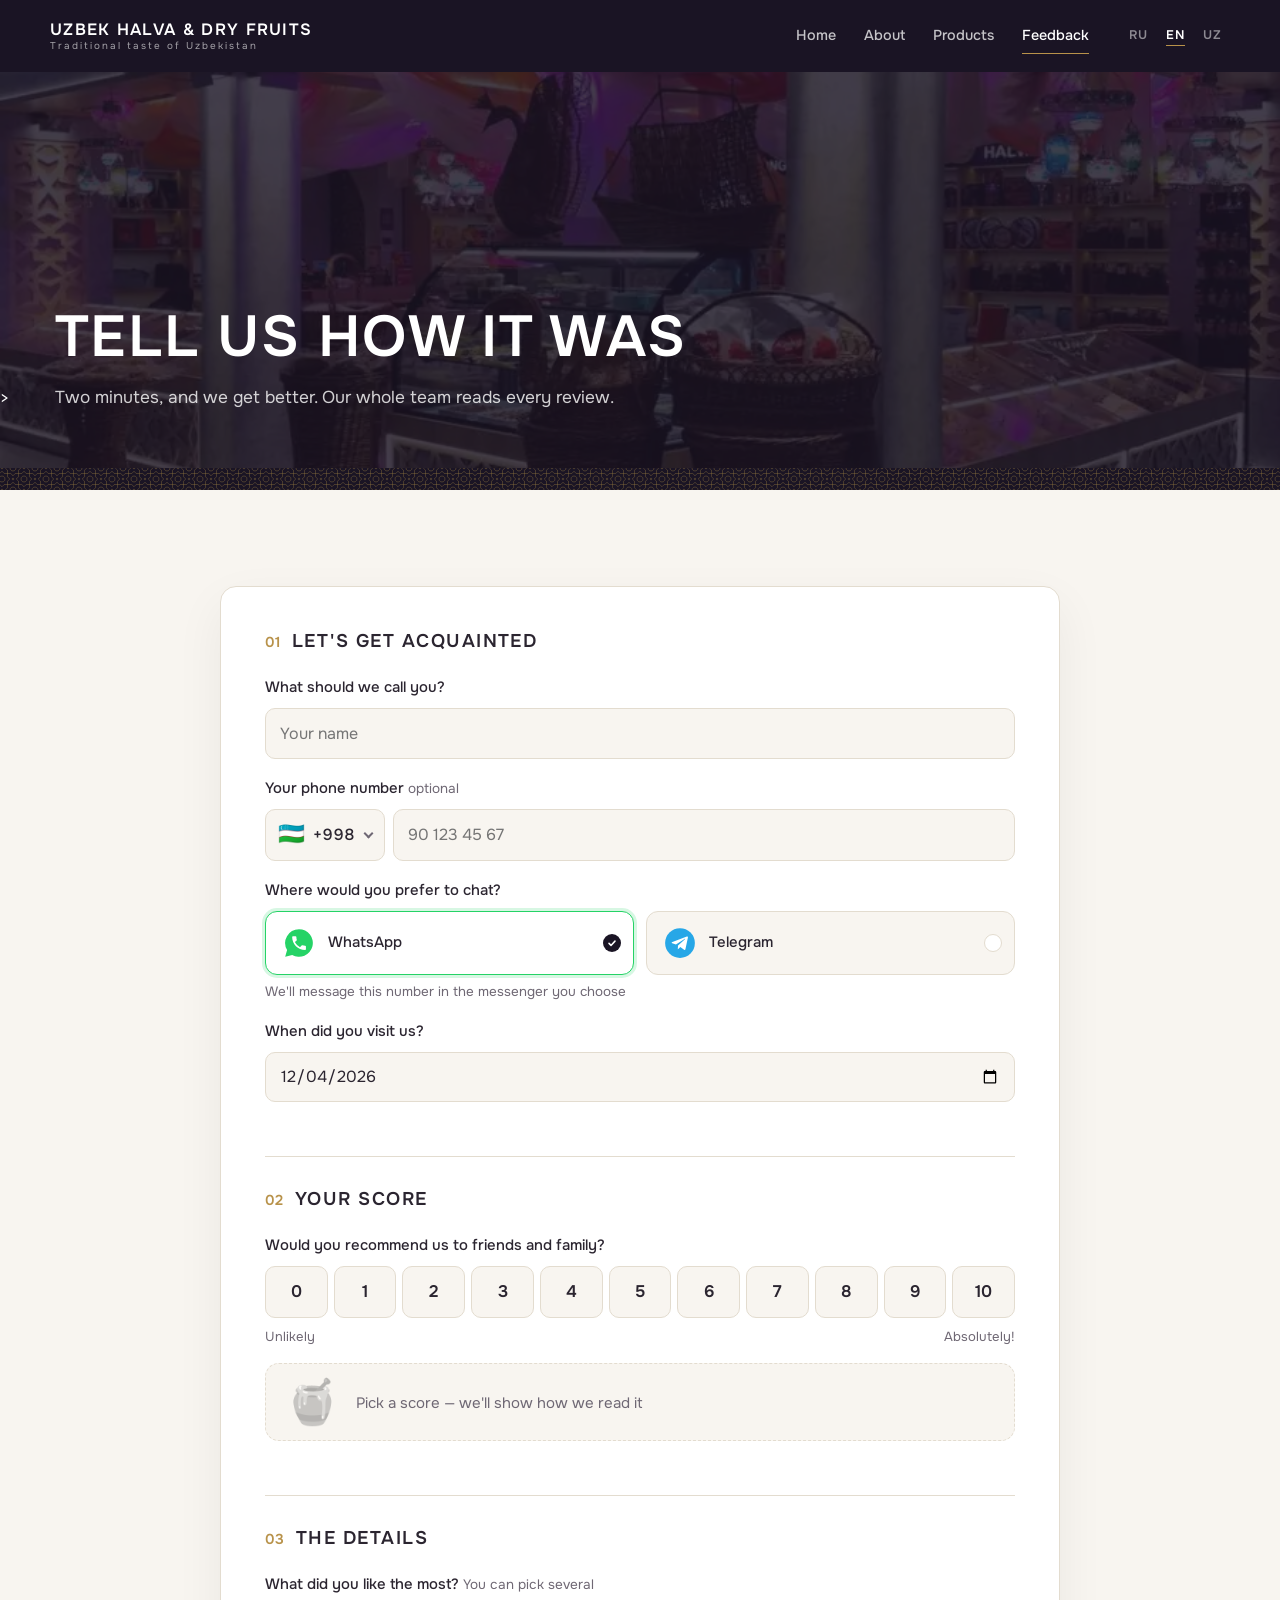
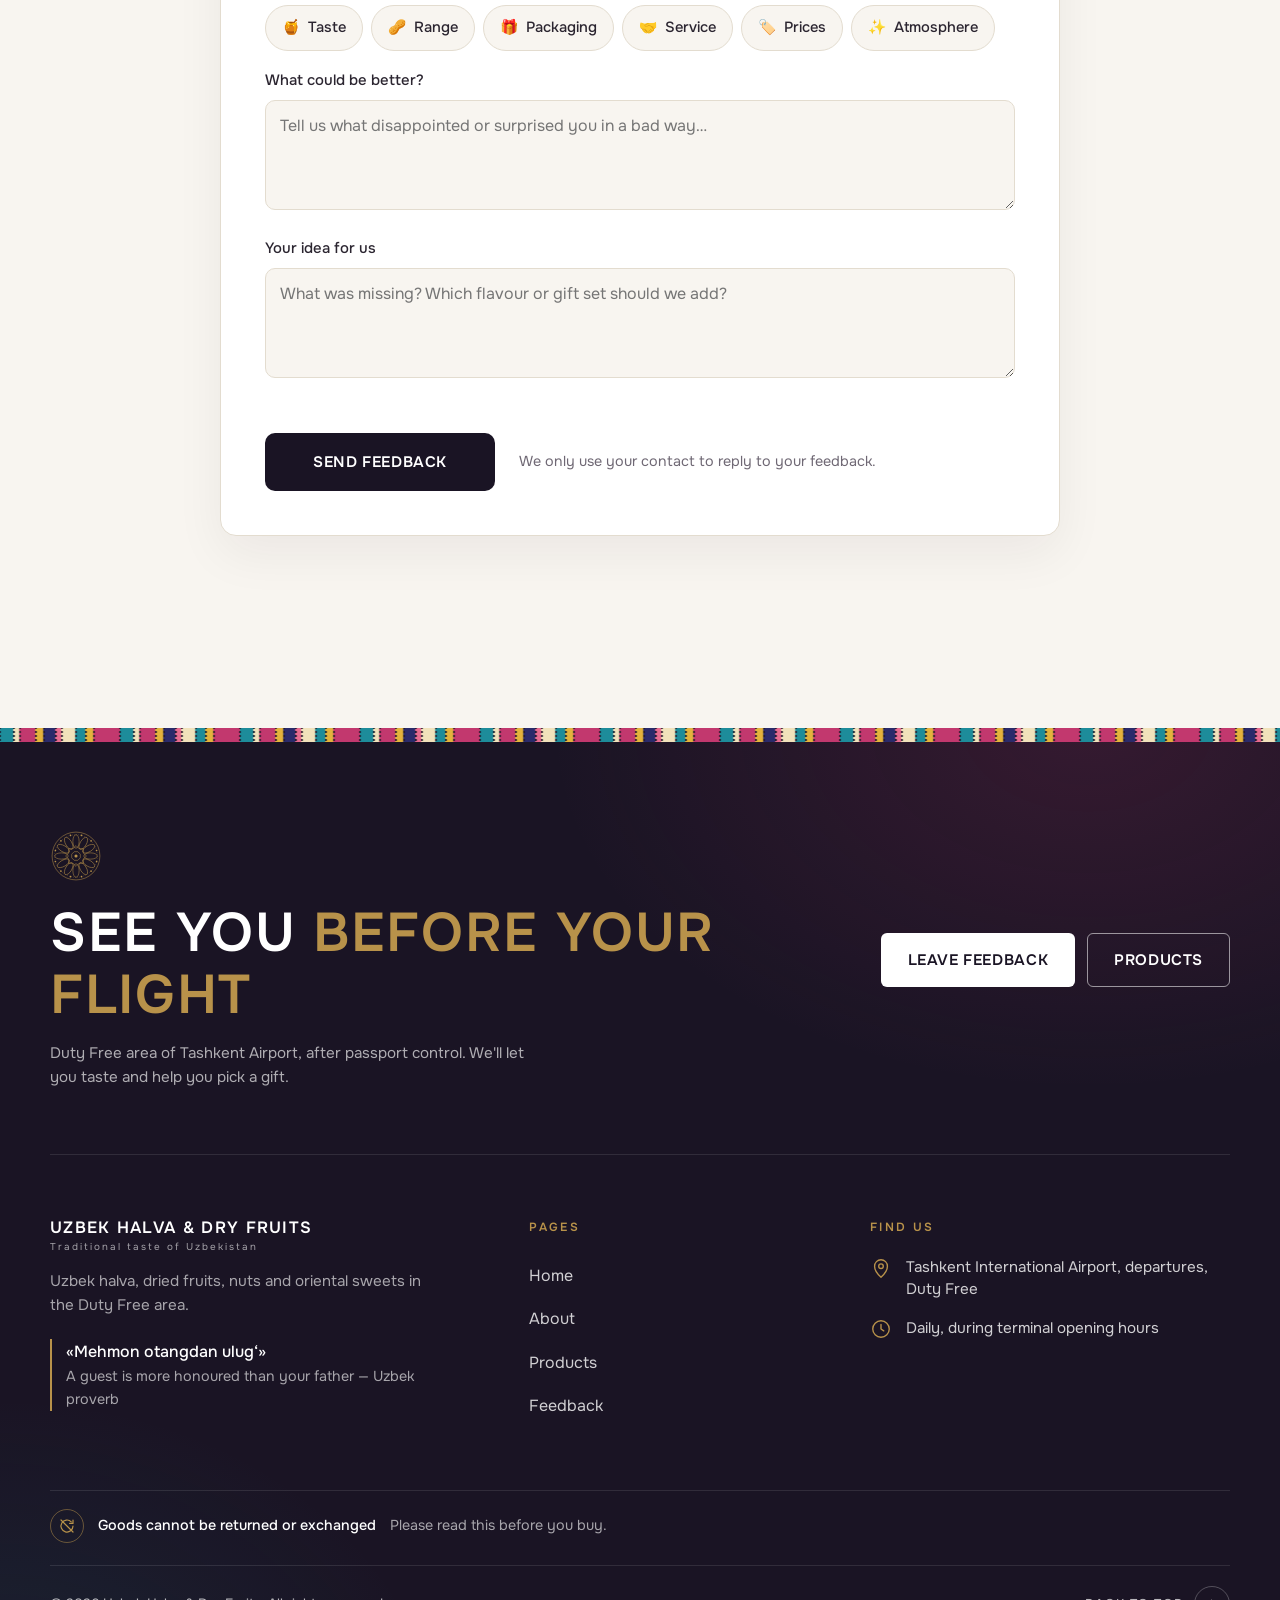
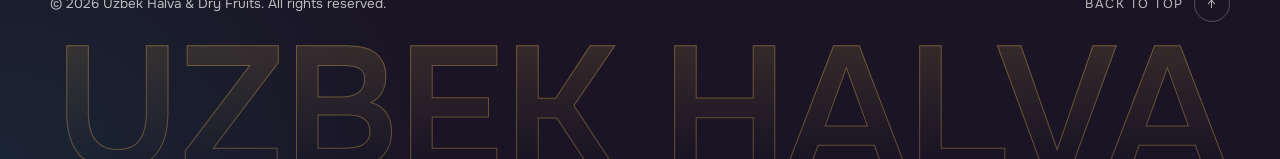
<file: feedback.html>
<!DOCTYPE html>
<html lang="ru">
<head>
  <meta charset="UTF-8">
  <meta name="viewport" content="width=device-width, initial-scale=1, viewport-fit=cover">
  <!-- seo:start -->
  <title data-i18n="meta.feedback">Обратная связь — Uzbek Halva &amp; Dry Fruits</title>
  <meta name="description" content="Оставьте отзыв о магазине Uzbek Halva &amp; Dry Fruits — оцените визит от 0 до 10 и расскажите, как нам стать лучше.">
  <meta name="robots" content="index, follow, max-image-preview:large">
  <link rel="canonical" href="https://www.uzbekfruitsairport.uz/feedback">
  <meta name="theme-color" content="#1a1424">
  <link rel="icon" href="/assets/img/pattern.svg?v=772eb92a" type="image/svg+xml">
  <meta property="og:type" content="website">
  <meta property="og:site_name" content="Uzbek Halva &amp; Dry Fruits">
  <meta property="og:title" content="Обратная связь — Uzbek Halva &amp; Dry Fruits">
  <meta property="og:description" content="Оставьте отзыв о магазине Uzbek Halva &amp; Dry Fruits — оцените визит от 0 до 10 и расскажите, как нам стать лучше.">
  <meta property="og:url" content="https://www.uzbekfruitsairport.uz/feedback">
  <meta property="og:image" content="https://www.uzbekfruitsairport.uz/assets/img/og.jpg">
  <meta property="og:image:width" content="1200">
  <meta property="og:image:height" content="630">
  <meta property="og:locale" content="ru_RU">
  <meta property="og:locale:alternate" content="en_US">
  <meta property="og:locale:alternate" content="uz_UZ">
  <meta name="twitter:card" content="summary_large_image">
  <meta name="twitter:title" content="Обратная связь — Uzbek Halva &amp; Dry Fruits">
  <meta name="twitter:description" content="Оставьте отзыв о магазине Uzbek Halva &amp; Dry Fruits — оцените визит от 0 до 10 и расскажите, как нам стать лучше.">
  <meta name="twitter:image" content="https://www.uzbekfruitsairport.uz/assets/img/og.jpg">
  <script type="application/ld+json">{"@context":"https://schema.org","@graph":[{"@type":"ContactPage","url":"https://www.uzbekfruitsairport.uz/feedback","name":"Расскажите, как вам у нас"},{"@type":"BreadcrumbList","itemListElement":[{"@type":"ListItem","position":1,"name":"Главная","item":"https://www.uzbekfruitsairport.uz/"},{"@type":"ListItem","position":2,"name":"Обратная связь","item":"https://www.uzbekfruitsairport.uz/feedback"}]}]}</script>
  <!-- seo:end -->
  <link rel="preconnect" href="https://fonts.googleapis.com">
  <link rel="preconnect" href="https://fonts.gstatic.com" crossorigin>
  <link href="https://fonts.googleapis.com/css2?family=Onest:wght@400;500;600&display=swap" rel="stylesheet">
  <link rel="stylesheet" href="/assets/css/style.css?v=4a4f2310">
</head>
<body data-page="feedback">
<!-- prerender:header -->
  <header class="site-header">
    <div class="container header-inner">
      <a class="brand" href="/">
    <strong>UZBEK HALVA &amp; DRY FRUITS</strong>
    <small data-i18n="brand.tag">Традиционный вкус Узбекистана</small>
  </a>
      <nav class="nav" id="site-nav">
        <div class="nav-portal">
          <svg class="portal-frame" viewBox="0 0 100 140" preserveAspectRatio="none" aria-hidden="true">
            <path class="outer" d="M2 140V54C2 32 24 14 50 2C76 14 98 32 98 54V140" vector-effect="non-scaling-stroke"/>
            <path class="inner" d="M7 140V56C7 36 27 20 50 9C73 20 93 36 93 56V140" vector-effect="non-scaling-stroke"/>
            <path class="base" d="M0 139.5H100" vector-effect="non-scaling-stroke"/>
          </svg>
          <span class="rosette" aria-hidden="true"><svg viewBox="0 0 100 100" fill="none" stroke="currentColor" stroke-width="1"><circle cx="50" cy="50" r="46"/><circle cx="50" cy="50" r="41" stroke-dasharray="1 3"/><ellipse cx="50" cy="22" rx="6" ry="13" transform="rotate(0 50 50)"/><circle cx="50" cy="9" r="1.6" fill="currentColor" stroke="none" transform="rotate(15 50 50)"/><ellipse cx="50" cy="22" rx="6" ry="13" transform="rotate(30 50 50)"/><circle cx="50" cy="9" r="1.6" fill="currentColor" stroke="none" transform="rotate(45 50 50)"/><ellipse cx="50" cy="22" rx="6" ry="13" transform="rotate(60 50 50)"/><circle cx="50" cy="9" r="1.6" fill="currentColor" stroke="none" transform="rotate(75 50 50)"/><ellipse cx="50" cy="22" rx="6" ry="13" transform="rotate(90 50 50)"/><circle cx="50" cy="9" r="1.6" fill="currentColor" stroke="none" transform="rotate(105 50 50)"/><ellipse cx="50" cy="22" rx="6" ry="13" transform="rotate(120 50 50)"/><circle cx="50" cy="9" r="1.6" fill="currentColor" stroke="none" transform="rotate(135 50 50)"/><ellipse cx="50" cy="22" rx="6" ry="13" transform="rotate(150 50 50)"/><circle cx="50" cy="9" r="1.6" fill="currentColor" stroke="none" transform="rotate(165 50 50)"/><ellipse cx="50" cy="22" rx="6" ry="13" transform="rotate(180 50 50)"/><circle cx="50" cy="9" r="1.6" fill="currentColor" stroke="none" transform="rotate(195 50 50)"/><ellipse cx="50" cy="22" rx="6" ry="13" transform="rotate(210 50 50)"/><circle cx="50" cy="9" r="1.6" fill="currentColor" stroke="none" transform="rotate(225 50 50)"/><ellipse cx="50" cy="22" rx="6" ry="13" transform="rotate(240 50 50)"/><circle cx="50" cy="9" r="1.6" fill="currentColor" stroke="none" transform="rotate(255 50 50)"/><ellipse cx="50" cy="22" rx="6" ry="13" transform="rotate(270 50 50)"/><circle cx="50" cy="9" r="1.6" fill="currentColor" stroke="none" transform="rotate(285 50 50)"/><ellipse cx="50" cy="22" rx="6" ry="13" transform="rotate(300 50 50)"/><circle cx="50" cy="9" r="1.6" fill="currentColor" stroke="none" transform="rotate(315 50 50)"/><ellipse cx="50" cy="22" rx="6" ry="13" transform="rotate(330 50 50)"/><circle cx="50" cy="9" r="1.6" fill="currentColor" stroke="none" transform="rotate(345 50 50)"/><polygon points="50.00,30.00 55.86,35.86 64.14,35.86 64.14,44.14 70.00,50.00 64.14,55.86 64.14,64.14 55.86,64.14 50.00,70.00 44.14,64.14 35.86,64.14 35.86,55.86 30.00,50.00 35.86,44.14 35.86,35.86 44.14,35.86"/><polygon points="58.31,53.44 53.44,58.31 46.56,58.31 41.69,53.44 41.69,46.56 46.56,41.69 53.44,41.69 58.31,46.56"/><circle cx="50" cy="50" r="3" fill="currentColor" stroke="none"/></svg></span>
          <ul><li><a href="/"><span data-i18n="nav.home">Главная</span></a></li><li><a href="/about"><span data-i18n="nav.about">О компании</span></a></li><li><a href="/products"><span data-i18n="nav.products">Ассортимент</span></a></li><li><a href="/feedback" aria-current="page"><span data-i18n="nav.feedback">Обратная связь</span></a></li></ul>
        </div>
        <div class="nav-extra">
          <p class="loc" data-i18n="common.location">Duty Free · Аэропорт Ташкента</p>
          <a class="btn btn-light nav-cta" href="/feedback" data-i18n="home.fb.btn">Оставить отзыв</a>
        </div>
        <div class="atlas" aria-hidden="true"></div>
      </nav>
      <div class="lang-switch" role="group" aria-label="Language">
        <button type="button" data-lang="ru">RU</button>
        <button type="button" data-lang="en">EN</button>
        <button type="button" data-lang="uz">UZ</button>
      </div>
      <button class="burger" type="button" aria-controls="site-nav" aria-expanded="false" data-i18n-aria="nav.menu" aria-label="Меню"><span></span><span></span></button>
    </div>
  </header><!-- /prerender:header -->

<main>
  <section class="page-head">
    <img src="/assets/img/store-corner-head.webp?v=6fb6279d" srcset="/assets/img/store-corner-head-560.webp?v=90f983cb 560w, /assets/img/store-corner-head.webp?v=6fb6279d 900w" sizes="100vw" alt="Интерьер магазина узбекских сладостей в аэропорту Ташкента" width="900" height="675" fetchpriority="high" decoding="async">>
    <div class="container">
      <h1 data-i18n="fb.head.title">Расскажите, как вам у нас</h1>
      <p data-i18n="fb.head.text">Две минуты — и мы станем лучше. Каждый отзыв читает вся команда.</p>
    </div>
  </section>
  <div class="lattice" aria-hidden="true"></div>

  <section class="section">
    <div class="container feedback-layout single">
      <form class="form-card"  id="feedback-form" novalidate>
        <fieldset class="form-section">
          <div class="form-section-title"><span class="num">01</span><h2 data-i18n="fb.s1">Давайте познакомимся</h2></div>
          <div class="field">
            <label for="fb-name" data-i18n="fb.name">Как к вам обращаться?</label>
            <input class="input" id="fb-name" name="name" type="text" autocomplete="name" maxlength="100" data-i18n-placeholder="fb.name.ph" placeholder="Ваше имя">
          </div>
          <div class="field" id="phone-field">
            <label for="fb-phone"><span data-i18n="fb.phone.label">Ваш номер телефона</span> <span class="hint" data-i18n="fb.optional">необязательно</span></label>
            <div class="phone-box" id="phone-box">
              <button class="cc-btn" type="button" id="cc-btn" aria-haspopup="listbox" aria-expanded="false" data-i18n-aria="fb.country" aria-label="Страна">
                <span class="cc-flag" id="cc-flag"></span><span class="cc-code" id="cc-code"></span><span class="cc-arrow" aria-hidden="true"></span>
              </button>
              <input class="input" id="fb-phone" type="tel" inputmode="tel" autocomplete="tel-national">
              <div class="cc-panel" id="cc-panel" hidden>
                <input class="input cc-search" id="cc-search" type="search" autocomplete="off" data-i18n-placeholder="fb.country.search" placeholder="Поиск страны или кода">
                <ul class="cc-list" id="cc-list" role="listbox"></ul>
              </div>
            </div>
            <div class="form-error" id="phone-error"></div>
          </div>
          <div class="field" id="method-field">
            <span class="q" id="method-label" data-i18n="fb.method">Где вам удобнее общаться?</span>
            <div class="messengers" role="radiogroup" aria-labelledby="method-label">
              <input type="radio" name="method" id="m-whatsapp" value="whatsapp" checked><label for="m-whatsapp"><svg viewBox="0 0 32 32" aria-hidden="true"><path fill="#25D366" d="M16 3a13 13 0 0 0-11.2 19.6L3 29l6.6-1.7A13 13 0 1 0 16 3z"/><path fill="#fff" transform="translate(7.4 7.4) scale(.72)" d="M6.62 10.79c1.44 2.83 3.76 5.14 6.59 6.59l2.2-2.2c.27-.27.67-.36 1.02-.24 1.12.37 2.33.57 3.57.57.55 0 1 .45 1 1V20c0 .55-.45 1-1 1-9.39 0-17-7.61-17-17 0-.55.45-1 1-1h3.5c.55 0 1 .45 1 1 0 1.25.2 2.45.57 3.57.11.35.03.74-.25 1.02l-2.2 2.2z"/></svg><span>WhatsApp</span></label>
              <input type="radio" name="method" id="m-telegram" value="telegram"><label for="m-telegram"><svg viewBox="0 0 32 32" aria-hidden="true"><circle cx="16" cy="16" r="14" fill="#27A7E7"/><path fill="#fff" transform="translate(5.6 6) scale(.85)" d="M9.78 18.65l.28-4.23 7.68-6.92c.34-.31-.07-.46-.52-.19L7.74 13.3 3.64 12c-.88-.25-.89-.86.2-1.3l15.97-6.16c.73-.33 1.43.18 1.15 1.3l-2.72 12.81c-.19.91-.74 1.13-1.5.71L12.6 16.3l-1.99 1.93c-.23.23-.42.42-.83.42z"/></svg><span>Telegram</span></label>
            </div>
            <p class="field-hint" data-i18n="fb.phone.hint">Напишем на этот номер в выбранном мессенджере</p>
          </div>
          <div class="field">
            <label for="fb-date" data-i18n="fb.date">Когда вы к нам заходили?</label>
            <input class="input" id="fb-date" name="date" type="date">
          </div>
        </fieldset>

        <fieldset class="form-section">
          <div class="form-section-title"><span class="num">02</span><h2 data-i18n="fb.s2">Ваша оценка</h2></div>
          <div class="field">
            <span class="q" id="rating-label" data-i18n="fb.q">Порекомендуете ли вы нас друзьям и близким?</span>
            <div class="rating" id="rating" role="radiogroup" aria-labelledby="rating-label"></div>
            <div class="rating-scale"><span data-i18n="fb.low">Вряд ли</span><span data-i18n="fb.high">Конечно, да!</span></div>
            <div class="reaction" id="reaction" aria-live="polite">
              <span class="reaction-emoji" id="reaction-emoji" aria-hidden="true">🍯</span>
              <div><strong id="reaction-title"></strong><p id="reaction-text" data-i18n="fb.react.empty">Выберите оценку — мы покажем, как её читаем</p></div>
            </div>
            <div class="form-error" id="rating-error" data-i18n="fb.err.rating">Выберите оценку от 0 до 10</div>
          </div>
        </fieldset>

        <fieldset class="form-section">
          <div class="form-section-title"><span class="num">03</span><h2 data-i18n="fb.s3">Подробности</h2></div>
          <div class="field">
            <span class="q"><span id="q-chips" data-i18n="fb.liked">Что вам особенно понравилось?</span> <span class="hint" data-i18n="fb.c.hint">Можно выбрать несколько</span></span>
            <div class="chips">
              <input type="checkbox" id="c-taste" name="liked" value="taste"><label for="c-taste"><span aria-hidden="true">🍯</span> <span data-i18n="fb.c.taste">Вкус</span></label>
              <input type="checkbox" id="c-range" name="liked" value="range"><label for="c-range"><span aria-hidden="true">🥜</span> <span data-i18n="fb.c.range">Ассортимент</span></label>
              <input type="checkbox" id="c-pack" name="liked" value="packaging"><label for="c-pack"><span aria-hidden="true">🎁</span> <span data-i18n="fb.c.pack">Упаковка</span></label>
              <input type="checkbox" id="c-service" name="liked" value="service"><label for="c-service"><span aria-hidden="true">🤝</span> <span data-i18n="fb.c.service">Обслуживание</span></label>
              <input type="checkbox" id="c-price" name="liked" value="price"><label for="c-price"><span aria-hidden="true">🏷️</span> <span data-i18n="fb.c.price">Цены</span></label>
              <input type="checkbox" id="c-atm" name="liked" value="atmosphere"><label for="c-atm"><span aria-hidden="true">✨</span> <span data-i18n="fb.c.atm">Атмосфера</span></label>
            </div>
          </div>
          <div class="field">
            <label for="fb-disliked" id="l-disliked" data-i18n="fb.disliked">Что можно сделать лучше?</label>
            <textarea class="textarea" id="fb-disliked" name="disliked" maxlength="1500" data-i18n-placeholder="fb.disliked.ph" placeholder="Расскажите, что огорчило или удивило не в ту сторону…"></textarea>
          </div>
          <div class="field">
            <label for="fb-improve" id="l-improve" data-i18n="fb.improve">Ваша идея для нас</label>
            <textarea class="textarea" id="fb-improve" name="improve" maxlength="1500" data-i18n-placeholder="fb.improve.ph" placeholder="Чего вам не хватило? Какой вкус или набор добавить?"></textarea>
          </div>
        </fieldset>

        <!-- Honeypot: hidden from people, bots fill it in -->
        <div class="sr-only" aria-hidden="true">
          <label for="fb-website">Website</label>
          <input id="fb-website" name="website" type="text" tabindex="-1" autocomplete="off">
        </div>

        <div class="form-error" id="send-error" role="alert"></div>
        <div class="form-footer">
          <button class="btn btn-dark btn-submit" type="submit"><span data-i18n="fb.submit">Отправить отзыв</span></button>
          <p data-i18n="fb.note">Контакт нужен только для того, чтобы ответить на ваш отзыв.</p>
        </div>
      </form>

    </div>
  </section>
</main>
<!-- prerender:footer -->
  <footer class="site-footer">
    <div class="atlas" aria-hidden="true"></div>
    <div class="container footer-cta">
      <div>
        <span class="footer-rosette" aria-hidden="true"><svg viewBox="0 0 100 100" fill="none" stroke="currentColor" stroke-width="1"><circle cx="50" cy="50" r="46"/><circle cx="50" cy="50" r="41" stroke-dasharray="1 3"/><ellipse cx="50" cy="22" rx="6" ry="13" transform="rotate(0 50 50)"/><circle cx="50" cy="9" r="1.6" fill="currentColor" stroke="none" transform="rotate(15 50 50)"/><ellipse cx="50" cy="22" rx="6" ry="13" transform="rotate(30 50 50)"/><circle cx="50" cy="9" r="1.6" fill="currentColor" stroke="none" transform="rotate(45 50 50)"/><ellipse cx="50" cy="22" rx="6" ry="13" transform="rotate(60 50 50)"/><circle cx="50" cy="9" r="1.6" fill="currentColor" stroke="none" transform="rotate(75 50 50)"/><ellipse cx="50" cy="22" rx="6" ry="13" transform="rotate(90 50 50)"/><circle cx="50" cy="9" r="1.6" fill="currentColor" stroke="none" transform="rotate(105 50 50)"/><ellipse cx="50" cy="22" rx="6" ry="13" transform="rotate(120 50 50)"/><circle cx="50" cy="9" r="1.6" fill="currentColor" stroke="none" transform="rotate(135 50 50)"/><ellipse cx="50" cy="22" rx="6" ry="13" transform="rotate(150 50 50)"/><circle cx="50" cy="9" r="1.6" fill="currentColor" stroke="none" transform="rotate(165 50 50)"/><ellipse cx="50" cy="22" rx="6" ry="13" transform="rotate(180 50 50)"/><circle cx="50" cy="9" r="1.6" fill="currentColor" stroke="none" transform="rotate(195 50 50)"/><ellipse cx="50" cy="22" rx="6" ry="13" transform="rotate(210 50 50)"/><circle cx="50" cy="9" r="1.6" fill="currentColor" stroke="none" transform="rotate(225 50 50)"/><ellipse cx="50" cy="22" rx="6" ry="13" transform="rotate(240 50 50)"/><circle cx="50" cy="9" r="1.6" fill="currentColor" stroke="none" transform="rotate(255 50 50)"/><ellipse cx="50" cy="22" rx="6" ry="13" transform="rotate(270 50 50)"/><circle cx="50" cy="9" r="1.6" fill="currentColor" stroke="none" transform="rotate(285 50 50)"/><ellipse cx="50" cy="22" rx="6" ry="13" transform="rotate(300 50 50)"/><circle cx="50" cy="9" r="1.6" fill="currentColor" stroke="none" transform="rotate(315 50 50)"/><ellipse cx="50" cy="22" rx="6" ry="13" transform="rotate(330 50 50)"/><circle cx="50" cy="9" r="1.6" fill="currentColor" stroke="none" transform="rotate(345 50 50)"/><polygon points="50.00,30.00 55.86,35.86 64.14,35.86 64.14,44.14 70.00,50.00 64.14,55.86 64.14,64.14 55.86,64.14 50.00,70.00 44.14,64.14 35.86,64.14 35.86,55.86 30.00,50.00 35.86,44.14 35.86,35.86 44.14,35.86"/><polygon points="58.31,53.44 53.44,58.31 46.56,58.31 41.69,53.44 41.69,46.56 46.56,41.69 53.44,41.69 58.31,46.56"/><circle cx="50" cy="50" r="3" fill="currentColor" stroke="none"/></svg></span>
        <h2><span data-i18n="footer.cta.a">Ждём вас</span> <span data-i18n="footer.cta.b">перед вылетом</span></h2>
        <p data-i18n="footer.cta.text">Зона Duty Free аэропорта Ташкента, после паспортного контроля. Угостим и поможем выбрать подарок.</p>
      </div>
      <div class="footer-contact">
        <a class="btn btn-light" href="/feedback" data-i18n="home.fb.btn">Оставить отзыв</a>
        <a class="btn btn-line-light" href="/products" data-i18n="home.hero.btn1">Ассортимент</a>
      </div>
    </div>
    <div class="container footer-top">
      <div class="footer-about">
        <a class="brand" href="/">
    <strong>UZBEK HALVA &amp; DRY FRUITS</strong>
    <small data-i18n="brand.tag">Традиционный вкус Узбекистана</small>
  </a>
        <p data-i18n="footer.about">Узбекская халва, сухофрукты, орехи и восточные сладости в зоне Duty Free.</p>
        <p class="footer-proverb"><strong lang="uz">«Mehmon otangdan ulug‘»</strong><span data-i18n="footer.proverb">Гость почётнее отца — узбекская пословица</span></p>
      </div>
      <nav aria-label="Footer">
        <h4 data-i18n="footer.pages">Разделы</h4>
        <ul><li><a href="/" data-i18n="nav.home">Главная</a></li><li><a href="/about" data-i18n="nav.about">О компании</a></li><li><a href="/products" data-i18n="nav.products">Ассортимент</a></li><li><a href="/feedback" data-i18n="nav.feedback">Обратная связь</a></li></ul>
      </nav>
      <div>
        <h4 data-i18n="footer.contacts">Где нас найти</h4>
        <ul class="footer-info">
          <li><svg viewBox="0 0 24 24" aria-hidden="true"><path d="M12 22s7-6.2 7-12a7 7 0 1 0-14 0c0 5.8 7 12 7 12Z"/><circle cx="12" cy="10" r="2.5"/></svg><span data-i18n="footer.address">Международный аэропорт Ташкента, зона вылета, Duty Free</span></li>
          <li><svg viewBox="0 0 24 24" aria-hidden="true"><circle cx="12" cy="12" r="9"/><path d="M12 7v5l3 2"/></svg><span data-i18n="footer.hours">Ежедневно, в часы работы терминала</span></li>
        </ul>
      </div>
    </div>
    <div class="container footer-terms"><span class="ico"><svg viewBox="0 0 24 24" aria-hidden="true"><path d="M20 12a8 8 0 1 1-2.3-5.6"/><path d="M20 4v4.5h-4.5"/><path d="M4 4l16 16"/></svg></span><strong data-i18n="terms.short">Товары возврату и обмену не подлежат</strong><span data-i18n="terms.read">Пожалуйста, ознакомьтесь перед покупкой.</span></div>
    <div class="container footer-bottom">
      <span>© 2026 Uzbek Halva &amp; Dry Fruits. <span data-i18n="footer.rights">Все права защищены.</span></span>
      <button class="to-top" type="button"><span data-i18n="footer.top">Наверх</span><span class="arr" aria-hidden="true">↑</span></button>
    </div>
    <div class="footer-word" aria-hidden="true">Uzbek Halva</div>
  </footer><!-- /prerender:footer -->

<script src="/assets/js/i18n.js?v=438ee97c"></script>
<script src="/assets/js/extra-i18n.js?v=9ceb481f"></script>
<script src="/assets/js/layout.js?v=f7573ef6"></script>
<script src="/assets/js/feedback.js?v=d680f5d5"></script>
</body>
</html>
</file>
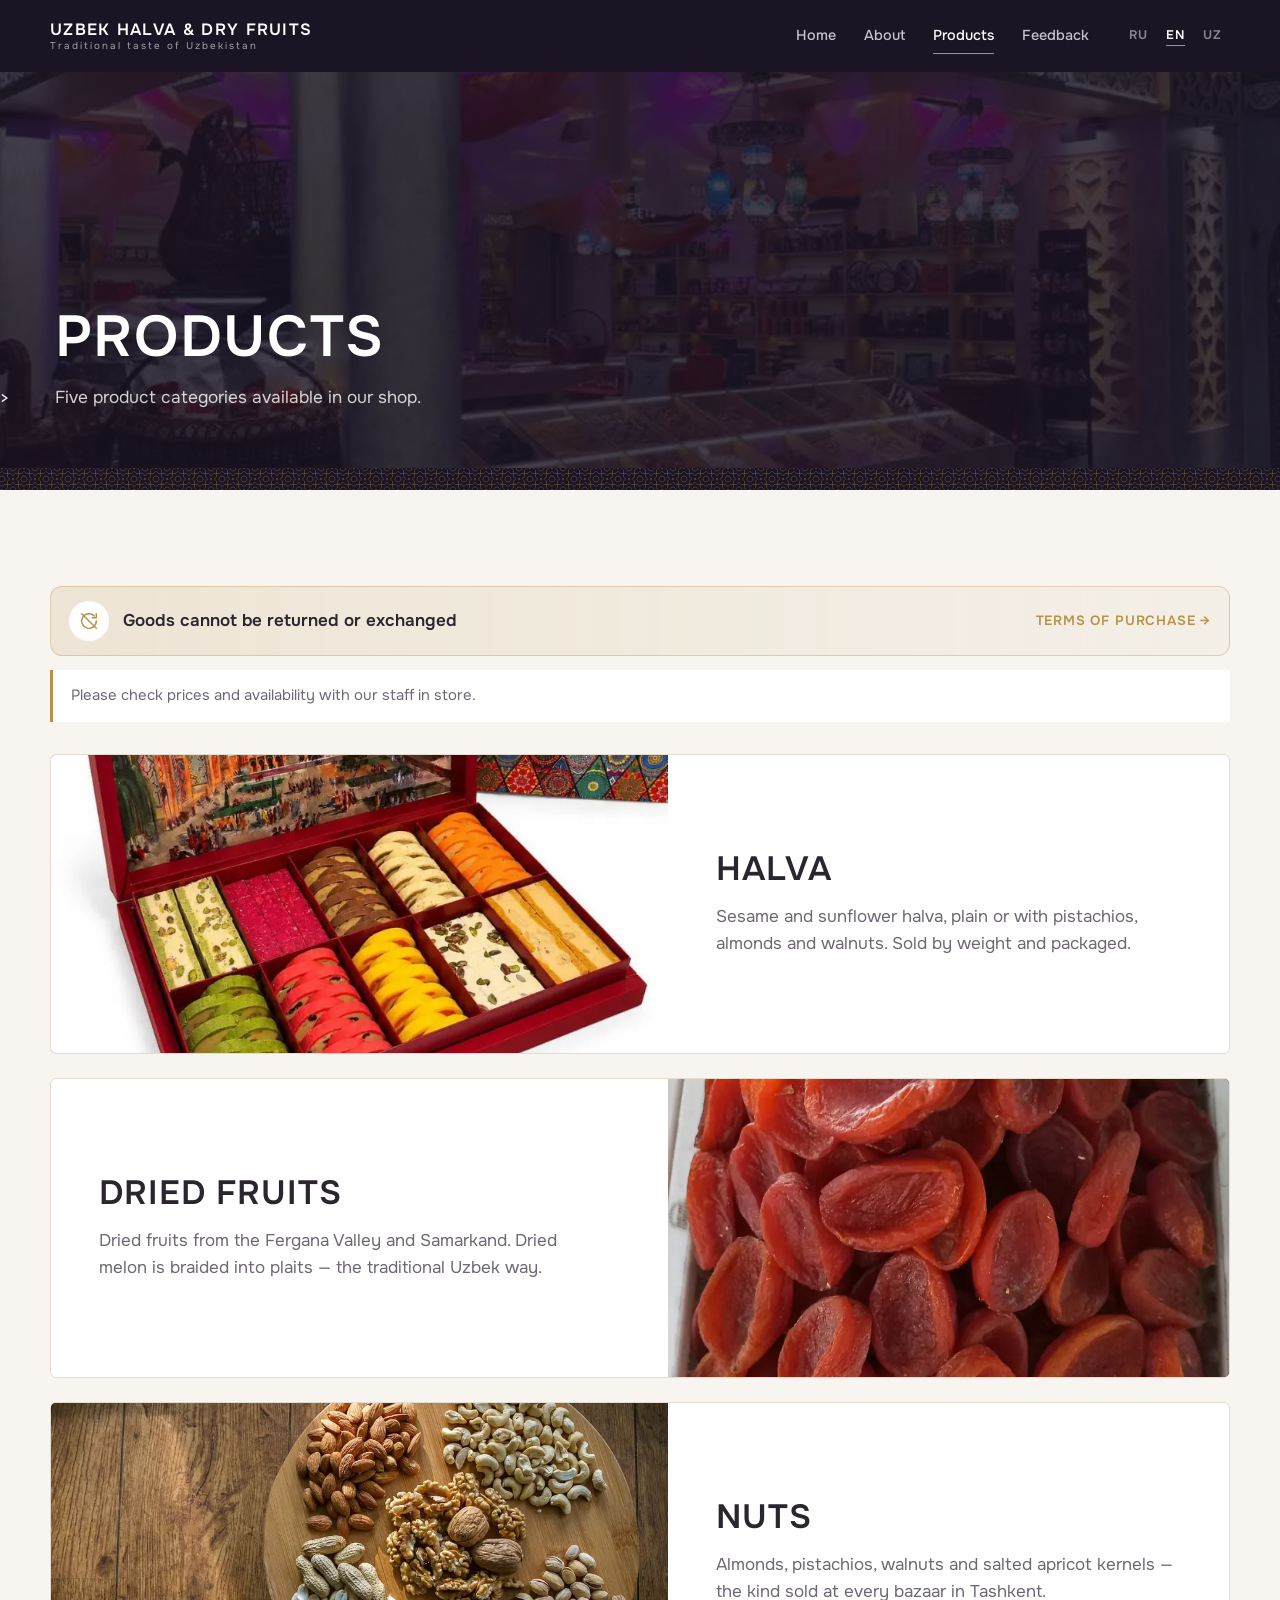
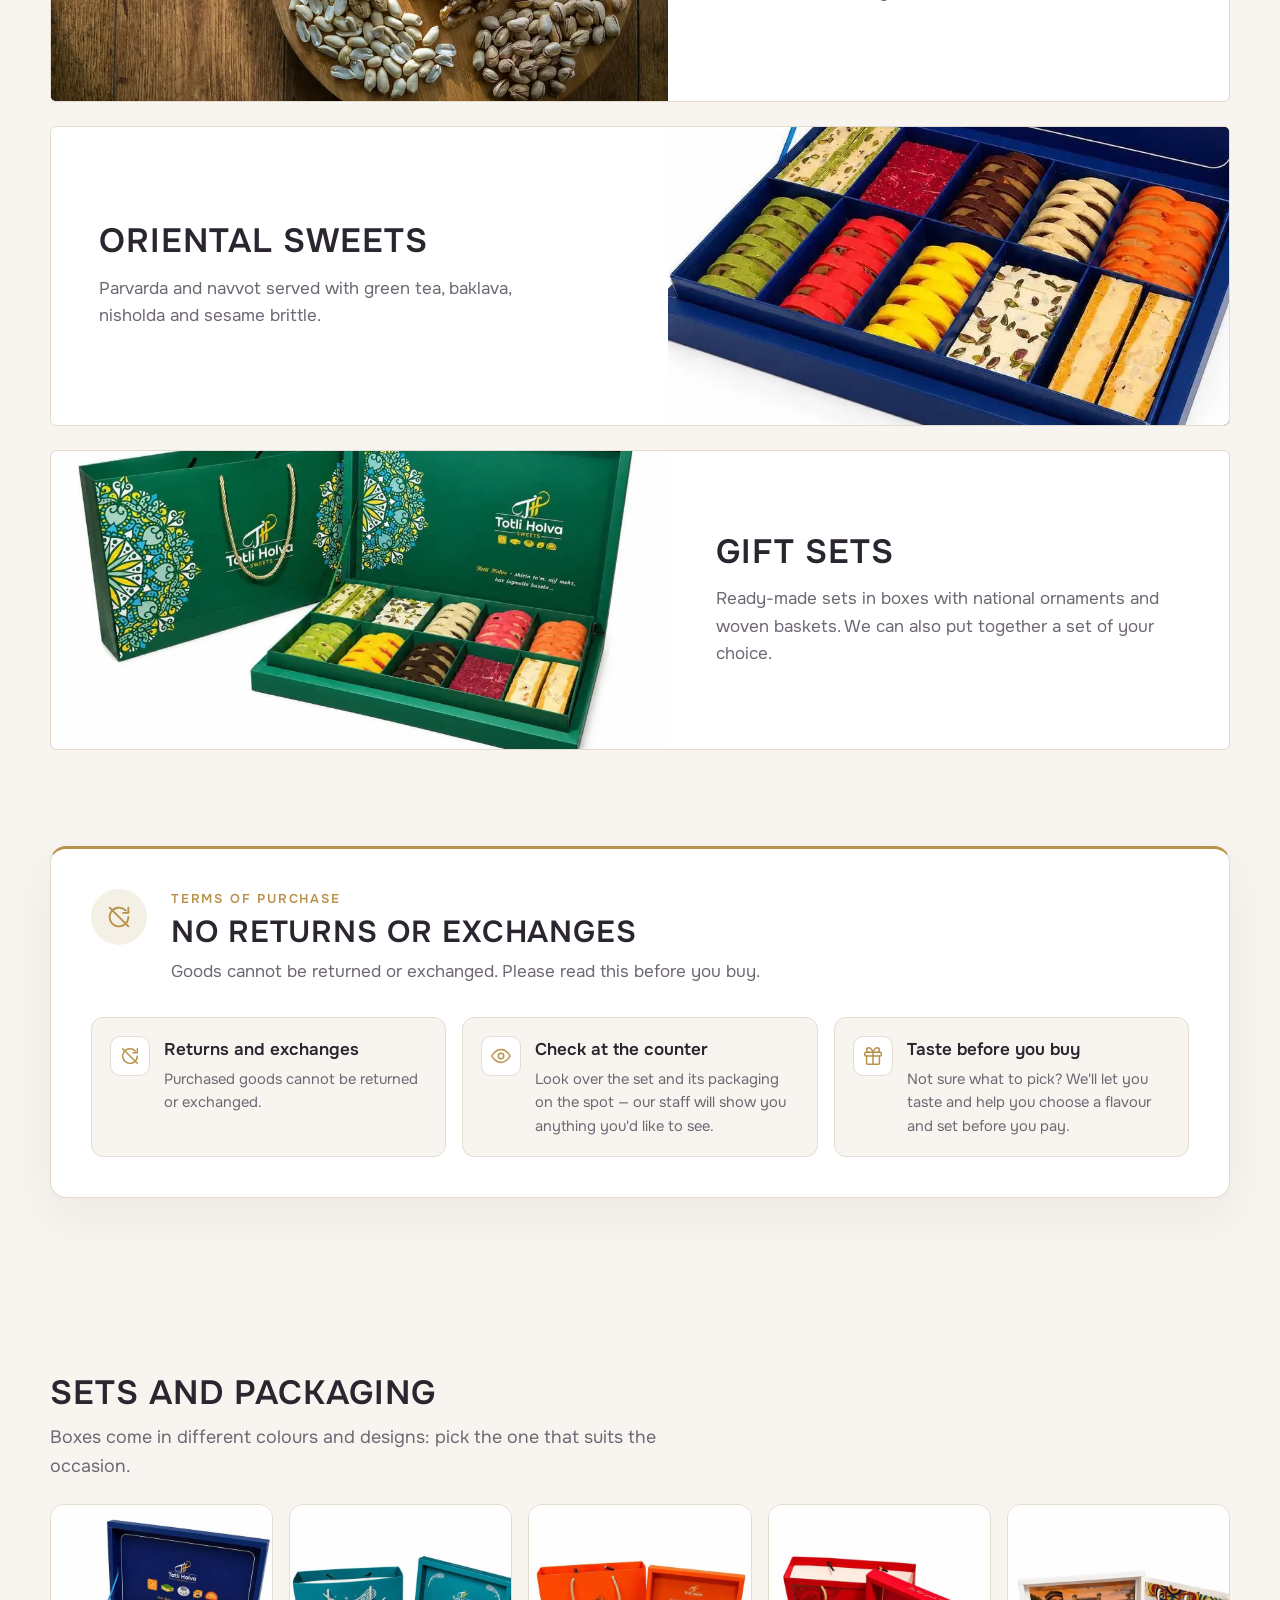
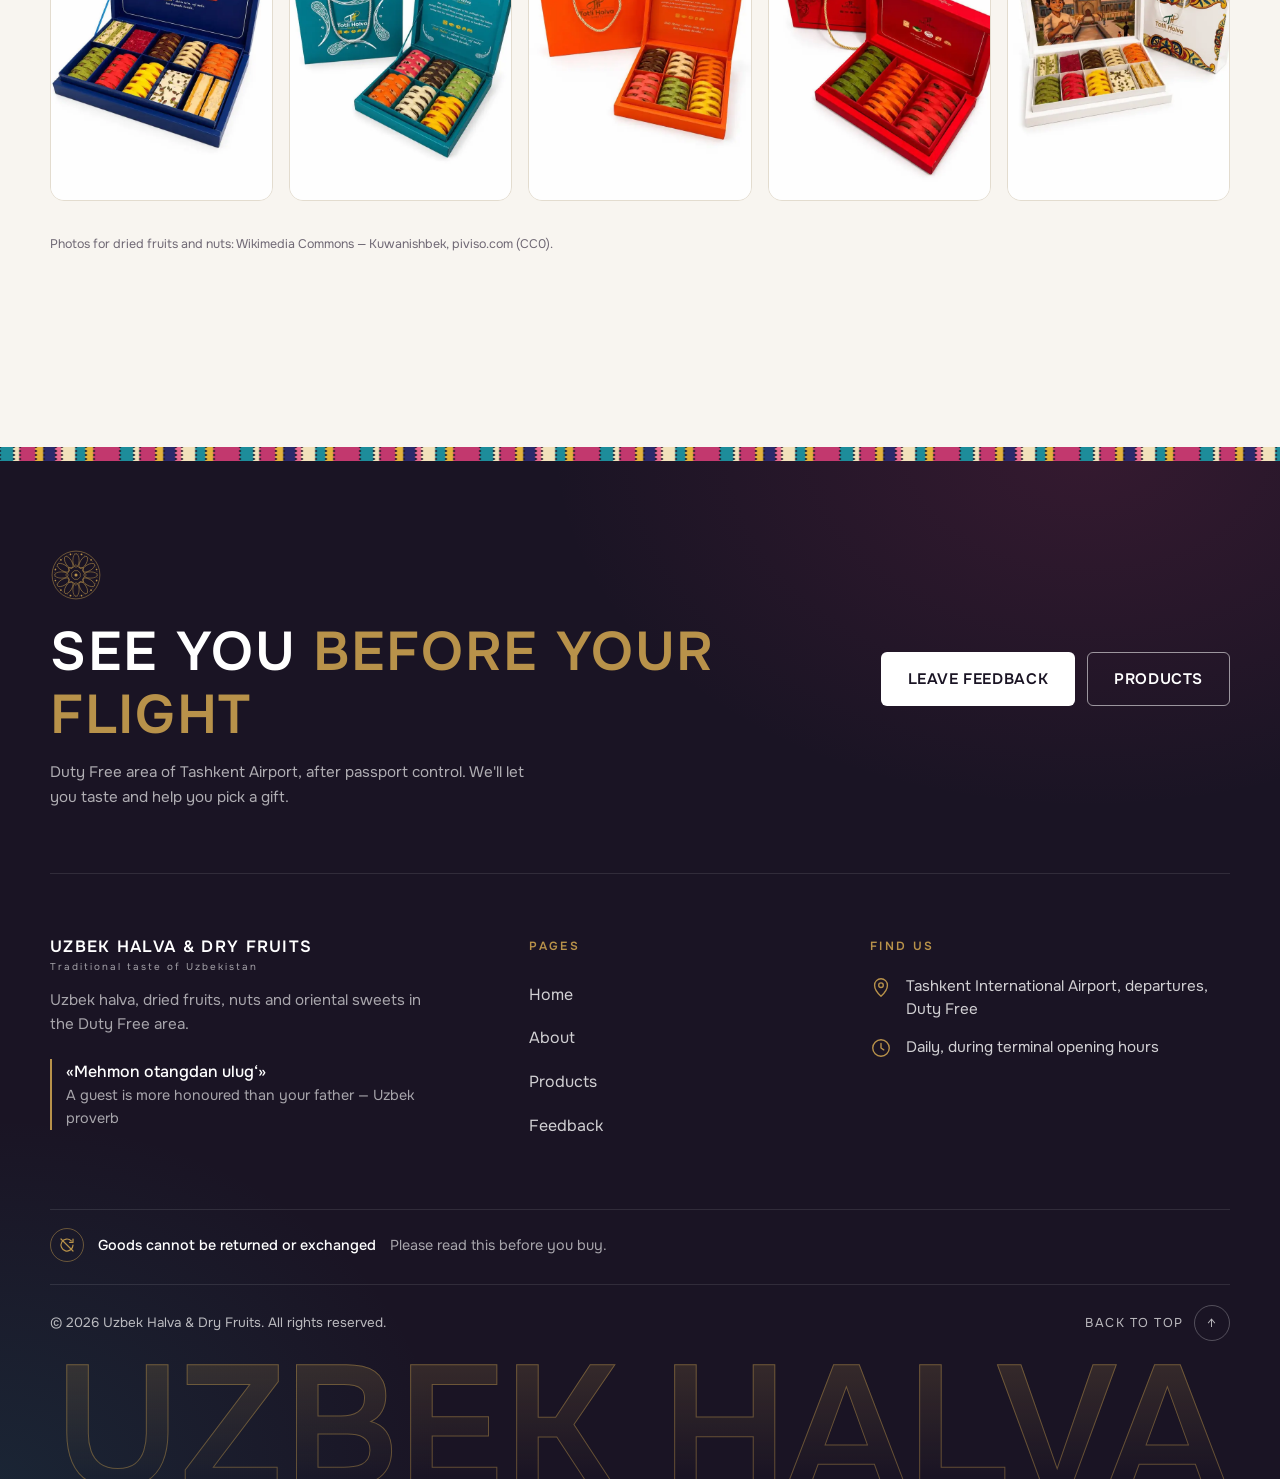
<file: products.html>
<!DOCTYPE html>
<html lang="ru">
<head>
  <meta charset="UTF-8">
  <meta name="viewport" content="width=device-width, initial-scale=1, viewport-fit=cover">
  <!-- seo:start -->
  <title data-i18n="meta.products">Ассортимент — Uzbek Halva &amp; Dry Fruits</title>
  <meta name="description" content="Ассортимент: узбекская халва, сухофрукты, орехи, восточные сладости и подарочные наборы в Duty Free аэропорта Ташкента.">
  <meta name="robots" content="index, follow, max-image-preview:large">
  <link rel="canonical" href="https://www.uzbekfruitsairport.uz/products">
  <meta name="theme-color" content="#1a1424">
  <link rel="icon" href="/assets/img/pattern.svg?v=772eb92a" type="image/svg+xml">
  <meta property="og:type" content="website">
  <meta property="og:site_name" content="Uzbek Halva &amp; Dry Fruits">
  <meta property="og:title" content="Ассортимент — Uzbek Halva &amp; Dry Fruits">
  <meta property="og:description" content="Ассортимент: узбекская халва, сухофрукты, орехи, восточные сладости и подарочные наборы в Duty Free аэропорта Ташкента.">
  <meta property="og:url" content="https://www.uzbekfruitsairport.uz/products">
  <meta property="og:image" content="https://www.uzbekfruitsairport.uz/assets/img/og.jpg">
  <meta property="og:image:width" content="1200">
  <meta property="og:image:height" content="630">
  <meta property="og:locale" content="ru_RU">
  <meta property="og:locale:alternate" content="en_US">
  <meta property="og:locale:alternate" content="uz_UZ">
  <meta name="twitter:card" content="summary_large_image">
  <meta name="twitter:title" content="Ассортимент — Uzbek Halva &amp; Dry Fruits">
  <meta name="twitter:description" content="Ассортимент: узбекская халва, сухофрукты, орехи, восточные сладости и подарочные наборы в Duty Free аэропорта Ташкента.">
  <meta name="twitter:image" content="https://www.uzbekfruitsairport.uz/assets/img/og.jpg">
  <script type="application/ld+json">{"@context":"https://schema.org","@graph":[{"@type":"CollectionPage","url":"https://www.uzbekfruitsairport.uz/products","name":"Ассортимент","isPartOf":{"@id":"https://www.uzbekfruitsairport.uz/#website"},"mainEntity":{"@type":"ItemList","itemListElement":[{"@type":"ListItem","position":1,"name":"Халва","description":"Кунжутная и подсолнечная халва, с фисташками, миндалём и грецким орехом. Продаём на развес и в упаковке.","image":"https://www.uzbekfruitsairport.uz/assets/img/box-samarkand.webp"},{"@type":"ListItem","position":2,"name":"Сухофрукты","description":"Сухофрукты из Ферганской долины и Самарканда. Сушёную дыню плетут в косички — так её готовят в Узбекистане.","image":"https://www.uzbekfruitsairport.uz/assets/img/cat-dried.webp"},{"@type":"ListItem","position":3,"name":"Орехи","description":"Миндаль, фисташки, грецкий орех и солёные абрикосовые косточки — то, что в Ташкенте продают на каждом базаре.","image":"https://www.uzbekfruitsairport.uz/assets/img/cat-nuts.webp"},{"@type":"ListItem","position":4,"name":"Восточные сладости","description":"Парварда и наввот, которые подают к зелёному чаю, пахлава, нишалда и кунжутные козинаки.","image":"https://www.uzbekfruitsairport.uz/assets/img/sweets-box.webp"},{"@type":"ListItem","position":5,"name":"Подарочные наборы","description":"Готовые наборы в коробках с национальным орнаментом и плетёных корзинах. Можно собрать набор на свой выбор.","image":"https://www.uzbekfruitsairport.uz/assets/img/box-green.webp"}]}},{"@type":"BreadcrumbList","itemListElement":[{"@type":"ListItem","position":1,"name":"Главная","item":"https://www.uzbekfruitsairport.uz/"},{"@type":"ListItem","position":2,"name":"Ассортимент","item":"https://www.uzbekfruitsairport.uz/products"}]}]}</script>
  <!-- seo:end -->
  <link rel="preconnect" href="https://fonts.googleapis.com">
  <link rel="preconnect" href="https://fonts.gstatic.com" crossorigin>
  <link href="https://fonts.googleapis.com/css2?family=Onest:wght@400;500;600&display=swap" rel="stylesheet">
  <link rel="stylesheet" href="/assets/css/style.css?v=4a4f2310">
</head>
<body data-page="products">
<!-- prerender:header -->
  <header class="site-header">
    <div class="container header-inner">
      <a class="brand" href="/">
    <strong>UZBEK HALVA &amp; DRY FRUITS</strong>
    <small data-i18n="brand.tag">Традиционный вкус Узбекистана</small>
  </a>
      <nav class="nav" id="site-nav">
        <div class="nav-portal">
          <svg class="portal-frame" viewBox="0 0 100 140" preserveAspectRatio="none" aria-hidden="true">
            <path class="outer" d="M2 140V54C2 32 24 14 50 2C76 14 98 32 98 54V140" vector-effect="non-scaling-stroke"/>
            <path class="inner" d="M7 140V56C7 36 27 20 50 9C73 20 93 36 93 56V140" vector-effect="non-scaling-stroke"/>
            <path class="base" d="M0 139.5H100" vector-effect="non-scaling-stroke"/>
          </svg>
          <span class="rosette" aria-hidden="true"><svg viewBox="0 0 100 100" fill="none" stroke="currentColor" stroke-width="1"><circle cx="50" cy="50" r="46"/><circle cx="50" cy="50" r="41" stroke-dasharray="1 3"/><ellipse cx="50" cy="22" rx="6" ry="13" transform="rotate(0 50 50)"/><circle cx="50" cy="9" r="1.6" fill="currentColor" stroke="none" transform="rotate(15 50 50)"/><ellipse cx="50" cy="22" rx="6" ry="13" transform="rotate(30 50 50)"/><circle cx="50" cy="9" r="1.6" fill="currentColor" stroke="none" transform="rotate(45 50 50)"/><ellipse cx="50" cy="22" rx="6" ry="13" transform="rotate(60 50 50)"/><circle cx="50" cy="9" r="1.6" fill="currentColor" stroke="none" transform="rotate(75 50 50)"/><ellipse cx="50" cy="22" rx="6" ry="13" transform="rotate(90 50 50)"/><circle cx="50" cy="9" r="1.6" fill="currentColor" stroke="none" transform="rotate(105 50 50)"/><ellipse cx="50" cy="22" rx="6" ry="13" transform="rotate(120 50 50)"/><circle cx="50" cy="9" r="1.6" fill="currentColor" stroke="none" transform="rotate(135 50 50)"/><ellipse cx="50" cy="22" rx="6" ry="13" transform="rotate(150 50 50)"/><circle cx="50" cy="9" r="1.6" fill="currentColor" stroke="none" transform="rotate(165 50 50)"/><ellipse cx="50" cy="22" rx="6" ry="13" transform="rotate(180 50 50)"/><circle cx="50" cy="9" r="1.6" fill="currentColor" stroke="none" transform="rotate(195 50 50)"/><ellipse cx="50" cy="22" rx="6" ry="13" transform="rotate(210 50 50)"/><circle cx="50" cy="9" r="1.6" fill="currentColor" stroke="none" transform="rotate(225 50 50)"/><ellipse cx="50" cy="22" rx="6" ry="13" transform="rotate(240 50 50)"/><circle cx="50" cy="9" r="1.6" fill="currentColor" stroke="none" transform="rotate(255 50 50)"/><ellipse cx="50" cy="22" rx="6" ry="13" transform="rotate(270 50 50)"/><circle cx="50" cy="9" r="1.6" fill="currentColor" stroke="none" transform="rotate(285 50 50)"/><ellipse cx="50" cy="22" rx="6" ry="13" transform="rotate(300 50 50)"/><circle cx="50" cy="9" r="1.6" fill="currentColor" stroke="none" transform="rotate(315 50 50)"/><ellipse cx="50" cy="22" rx="6" ry="13" transform="rotate(330 50 50)"/><circle cx="50" cy="9" r="1.6" fill="currentColor" stroke="none" transform="rotate(345 50 50)"/><polygon points="50.00,30.00 55.86,35.86 64.14,35.86 64.14,44.14 70.00,50.00 64.14,55.86 64.14,64.14 55.86,64.14 50.00,70.00 44.14,64.14 35.86,64.14 35.86,55.86 30.00,50.00 35.86,44.14 35.86,35.86 44.14,35.86"/><polygon points="58.31,53.44 53.44,58.31 46.56,58.31 41.69,53.44 41.69,46.56 46.56,41.69 53.44,41.69 58.31,46.56"/><circle cx="50" cy="50" r="3" fill="currentColor" stroke="none"/></svg></span>
          <ul><li><a href="/"><span data-i18n="nav.home">Главная</span></a></li><li><a href="/about"><span data-i18n="nav.about">О компании</span></a></li><li><a href="/products" aria-current="page"><span data-i18n="nav.products">Ассортимент</span></a></li><li><a href="/feedback"><span data-i18n="nav.feedback">Обратная связь</span></a></li></ul>
        </div>
        <div class="nav-extra">
          <p class="loc" data-i18n="common.location">Duty Free · Аэропорт Ташкента</p>
          <a class="btn btn-light nav-cta" href="/feedback" data-i18n="home.fb.btn">Оставить отзыв</a>
        </div>
        <div class="atlas" aria-hidden="true"></div>
      </nav>
      <div class="lang-switch" role="group" aria-label="Language">
        <button type="button" data-lang="ru">RU</button>
        <button type="button" data-lang="en">EN</button>
        <button type="button" data-lang="uz">UZ</button>
      </div>
      <button class="burger" type="button" aria-controls="site-nav" aria-expanded="false" data-i18n-aria="nav.menu" aria-label="Меню"><span></span><span></span></button>
    </div>
  </header><!-- /prerender:header -->

<main>
  <section class="page-head">
    <img src="/assets/img/store-side-head.webp?v=887cf1fe" srcset="/assets/img/store-side-head-560.webp?v=ae87cbd8 560w, /assets/img/store-side-head.webp?v=887cf1fe 900w" sizes="100vw" alt="Прилавки с халвой, сухофруктами и орехами в Uzbek Halva & Dry Fruits" width="900" height="675" fetchpriority="high" decoding="async">>
    <div class="container">
      <h1 data-i18n="products.head.title">Ассортимент</h1>
      <p data-i18n="products.head.text">Пять категорий товаров, которые можно купить в нашем магазине.</p>
    </div>
  </section>
  <div class="lattice" aria-hidden="true"></div>

  <section class="section">
    <div class="container">
      <a class="terms-strip terms-strip-top" href="/products#terms"><span class="ico"><svg viewBox="0 0 24 24" aria-hidden="true"><path d="M20 12a8 8 0 1 1-2.3-5.6"/><path d="M20 4v4.5h-4.5"/><path d="M4 4l16 16"/></svg></span><strong data-i18n="terms.short">Товары возврату и обмену не подлежат</strong><span class="more" data-i18n="terms.more">Условия покупки</span></a>
      <p class="note" data-i18n="products.note">Цены и наличие уточняйте у продавцов в магазине.</p>
      <div class="banners">
        <article class="banner">
          <div class="banner-img"><img src="/assets/img/box-samarkand.webp?v=9f9e0108" alt="Подарочная коробка с рисунком Самарканда и ассорти халвы" loading="lazy" decoding="async"></div>
          <div class="banner-text">
            <h2 data-i18n="cat.halva">Халва</h2>
            <p data-i18n="cat.halva.d">Кунжутная и подсолнечная халва, с фисташками, миндалём и грецким орехом. Продаём на развес и в упаковке.</p>
          </div>
        </article>
        <article class="banner">
          <div class="banner-img"><img src="/assets/img/cat-dried.webp?v=87abd38e" alt="Курага и сухофрукты" loading="lazy" decoding="async"></div>
          <div class="banner-text">
            <h2 data-i18n="cat.dried">Сухофрукты</h2>
            <p data-i18n="cat.dried.d">Сухофрукты из Ферганской долины и Самарканда. Сушёную дыню плетут в косички — так её готовят в Узбекистане.</p>
          </div>
        </article>
        <article class="banner">
          <div class="banner-img"><img src="/assets/img/cat-nuts.webp?v=10b1117b" alt="Орехи: миндаль, грецкий орех, фисташки, кешью" loading="lazy" decoding="async"></div>
          <div class="banner-text">
            <h2 data-i18n="cat.nuts">Орехи</h2>
            <p data-i18n="cat.nuts.d">Миндаль, фисташки, грецкий орех и солёные абрикосовые косточки — то, что в Ташкенте продают на каждом базаре.</p>
          </div>
        </article>
        <article class="banner">
          <div class="banner-img"><img src="/assets/img/sweets-box.webp?v=453ce40b" alt="Ассорти восточных сладостей в подарочной коробке" loading="lazy" decoding="async"></div>
          <div class="banner-text">
            <h2 data-i18n="cat.sweets">Восточные сладости</h2>
            <p data-i18n="cat.sweets.d">Парварда и наввот, которые подают к зелёному чаю, пахлава, нишалда и кунжутные козинаки.</p>
          </div>
        </article>
        <article class="banner">
          <div class="banner-img"><img src="/assets/img/box-green.webp?v=8a8f702e" alt="Зелёная подарочная коробка с халвой и пакет с узором" loading="lazy" decoding="async"></div>
          <div class="banner-text">
            <h2 data-i18n="cat.gifts">Подарочные наборы</h2>
            <p data-i18n="cat.gifts.d">Готовые наборы в коробках с национальным орнаментом и плетёных корзинах. Можно собрать набор на свой выбор.</p>
          </div>
        </article>
      </div>
    </div>
  </section>

  <section class="section terms-section" id="terms">
    <div class="container">
      <div class="terms-card">
        <div class="terms-head">
          <span class="terms-ico"><svg viewBox="0 0 24 24" aria-hidden="true"><path d="M20 12a8 8 0 1 1-2.3-5.6"/><path d="M20 4v4.5h-4.5"/><path d="M4 4l16 16"/></svg></span>
          <div>
            <span class="label" data-i18n="terms.label">Условия покупки</span>
            <h2 data-i18n="terms.title">Возврат и обмен не предусмотрены</h2>
            <p data-i18n="terms.lead">Товары возврату и обмену не подлежат. Пожалуйста, ознакомьтесь перед покупкой.</p>
          </div>
        </div>
        <ul class="terms-grid">
          <li><span class="ico"><svg viewBox="0 0 24 24" aria-hidden="true"><path d="M20 12a8 8 0 1 1-2.3-5.6"/><path d="M20 4v4.5h-4.5"/><path d="M4 4l16 16"/></svg></span><div><strong data-i18n="terms.c1.t">Возврат и обмен</strong><p data-i18n="terms.c1.d">Купленный товар возврату и обмену не подлежит.</p></div></li>
          <li><span class="ico"><svg viewBox="0 0 24 24" aria-hidden="true"><path d="M2 12s3.6-7 10-7 10 7 10 7-3.6 7-10 7S2 12 2 12z"/><circle cx="12" cy="12" r="3"/></svg></span><div><strong data-i18n="terms.c2.t">Осмотрите при покупке</strong><p data-i18n="terms.c2.d">Проверьте набор и упаковку на месте — продавец покажет всё, что вас интересует.</p></div></li>
          <li><span class="ico"><svg viewBox="0 0 24 24" aria-hidden="true"><rect x="3" y="8" width="18" height="4" rx="1"/><path d="M12 8v13M5 12v8a1 1 0 0 0 1 1h12a1 1 0 0 0 1-1v-8M7.5 8a2.5 2.5 0 1 1 0-5C10 3 12 8 12 8s2-5 4.5-5a2.5 2.5 0 1 1 0 5"/></svg></span><div><strong data-i18n="terms.c3.t">Попробуйте до покупки</strong><p data-i18n="terms.c3.d">Не уверены в выборе? Угостим и поможем подобрать вкус и набор до оплаты.</p></div></li>
        </ul>
      </div>
    </div>
  </section>

  <section class="section">
    <div class="container">
      <div class="sets-head" id="sets">
        <h2 data-i18n="products.sets.title">Наборы и упаковка</h2>
        <p class="lead" data-i18n="products.sets.text">Разные цвета и рисунки коробок: выберите ту, что подойдёт к случаю.</p>
      </div>
      <div class="sets" style="--n:5">
        <figure class="set"><img src="/assets/img/box-blue.webp?v=d924bf6b" alt="Подарочный набор восточных сладостей в синей коробке" loading="lazy" width="960" height="1280"></figure>
        <figure class="set"><img src="/assets/img/box-teal.webp?v=c8c6f7b7" alt="Бирюзовая подарочная коробка с халвой и пакет с узором" loading="lazy" width="960" height="1280"></figure>
        <figure class="set"><img src="/assets/img/box-orange.webp?v=940800ff" alt="Оранжевая подарочная коробка с халвой и пакет" loading="lazy" width="960" height="1280"></figure>
        <figure class="set"><img src="/assets/img/box-red.webp?v=0710dbf0" alt="Красная подарочная коробка с тремя видами халвы" loading="lazy" width="960" height="1280"></figure>
        <figure class="set"><img src="/assets/img/box-white.webp?v=0c609e0a" alt="Белая подарочная коробка с халвой и пакет с орнаментом" loading="lazy" width="960" height="1280"></figure>
      </div>
      <p class="credits" data-i18n="products.credits">Фото «Сухофрукты» и «Орехи»: Wikimedia Commons — Kuwanishbek, piviso.com (CC0).</p>
    </div>
  </section>
</main>
<!-- prerender:footer -->
  <footer class="site-footer">
    <div class="atlas" aria-hidden="true"></div>
    <div class="container footer-cta">
      <div>
        <span class="footer-rosette" aria-hidden="true"><svg viewBox="0 0 100 100" fill="none" stroke="currentColor" stroke-width="1"><circle cx="50" cy="50" r="46"/><circle cx="50" cy="50" r="41" stroke-dasharray="1 3"/><ellipse cx="50" cy="22" rx="6" ry="13" transform="rotate(0 50 50)"/><circle cx="50" cy="9" r="1.6" fill="currentColor" stroke="none" transform="rotate(15 50 50)"/><ellipse cx="50" cy="22" rx="6" ry="13" transform="rotate(30 50 50)"/><circle cx="50" cy="9" r="1.6" fill="currentColor" stroke="none" transform="rotate(45 50 50)"/><ellipse cx="50" cy="22" rx="6" ry="13" transform="rotate(60 50 50)"/><circle cx="50" cy="9" r="1.6" fill="currentColor" stroke="none" transform="rotate(75 50 50)"/><ellipse cx="50" cy="22" rx="6" ry="13" transform="rotate(90 50 50)"/><circle cx="50" cy="9" r="1.6" fill="currentColor" stroke="none" transform="rotate(105 50 50)"/><ellipse cx="50" cy="22" rx="6" ry="13" transform="rotate(120 50 50)"/><circle cx="50" cy="9" r="1.6" fill="currentColor" stroke="none" transform="rotate(135 50 50)"/><ellipse cx="50" cy="22" rx="6" ry="13" transform="rotate(150 50 50)"/><circle cx="50" cy="9" r="1.6" fill="currentColor" stroke="none" transform="rotate(165 50 50)"/><ellipse cx="50" cy="22" rx="6" ry="13" transform="rotate(180 50 50)"/><circle cx="50" cy="9" r="1.6" fill="currentColor" stroke="none" transform="rotate(195 50 50)"/><ellipse cx="50" cy="22" rx="6" ry="13" transform="rotate(210 50 50)"/><circle cx="50" cy="9" r="1.6" fill="currentColor" stroke="none" transform="rotate(225 50 50)"/><ellipse cx="50" cy="22" rx="6" ry="13" transform="rotate(240 50 50)"/><circle cx="50" cy="9" r="1.6" fill="currentColor" stroke="none" transform="rotate(255 50 50)"/><ellipse cx="50" cy="22" rx="6" ry="13" transform="rotate(270 50 50)"/><circle cx="50" cy="9" r="1.6" fill="currentColor" stroke="none" transform="rotate(285 50 50)"/><ellipse cx="50" cy="22" rx="6" ry="13" transform="rotate(300 50 50)"/><circle cx="50" cy="9" r="1.6" fill="currentColor" stroke="none" transform="rotate(315 50 50)"/><ellipse cx="50" cy="22" rx="6" ry="13" transform="rotate(330 50 50)"/><circle cx="50" cy="9" r="1.6" fill="currentColor" stroke="none" transform="rotate(345 50 50)"/><polygon points="50.00,30.00 55.86,35.86 64.14,35.86 64.14,44.14 70.00,50.00 64.14,55.86 64.14,64.14 55.86,64.14 50.00,70.00 44.14,64.14 35.86,64.14 35.86,55.86 30.00,50.00 35.86,44.14 35.86,35.86 44.14,35.86"/><polygon points="58.31,53.44 53.44,58.31 46.56,58.31 41.69,53.44 41.69,46.56 46.56,41.69 53.44,41.69 58.31,46.56"/><circle cx="50" cy="50" r="3" fill="currentColor" stroke="none"/></svg></span>
        <h2><span data-i18n="footer.cta.a">Ждём вас</span> <span data-i18n="footer.cta.b">перед вылетом</span></h2>
        <p data-i18n="footer.cta.text">Зона Duty Free аэропорта Ташкента, после паспортного контроля. Угостим и поможем выбрать подарок.</p>
      </div>
      <div class="footer-contact">
        <a class="btn btn-light" href="/feedback" data-i18n="home.fb.btn">Оставить отзыв</a>
        <a class="btn btn-line-light" href="/products" data-i18n="home.hero.btn1">Ассортимент</a>
      </div>
    </div>
    <div class="container footer-top">
      <div class="footer-about">
        <a class="brand" href="/">
    <strong>UZBEK HALVA &amp; DRY FRUITS</strong>
    <small data-i18n="brand.tag">Традиционный вкус Узбекистана</small>
  </a>
        <p data-i18n="footer.about">Узбекская халва, сухофрукты, орехи и восточные сладости в зоне Duty Free.</p>
        <p class="footer-proverb"><strong lang="uz">«Mehmon otangdan ulug‘»</strong><span data-i18n="footer.proverb">Гость почётнее отца — узбекская пословица</span></p>
      </div>
      <nav aria-label="Footer">
        <h4 data-i18n="footer.pages">Разделы</h4>
        <ul><li><a href="/" data-i18n="nav.home">Главная</a></li><li><a href="/about" data-i18n="nav.about">О компании</a></li><li><a href="/products" data-i18n="nav.products">Ассортимент</a></li><li><a href="/feedback" data-i18n="nav.feedback">Обратная связь</a></li></ul>
      </nav>
      <div>
        <h4 data-i18n="footer.contacts">Где нас найти</h4>
        <ul class="footer-info">
          <li><svg viewBox="0 0 24 24" aria-hidden="true"><path d="M12 22s7-6.2 7-12a7 7 0 1 0-14 0c0 5.8 7 12 7 12Z"/><circle cx="12" cy="10" r="2.5"/></svg><span data-i18n="footer.address">Международный аэропорт Ташкента, зона вылета, Duty Free</span></li>
          <li><svg viewBox="0 0 24 24" aria-hidden="true"><circle cx="12" cy="12" r="9"/><path d="M12 7v5l3 2"/></svg><span data-i18n="footer.hours">Ежедневно, в часы работы терминала</span></li>
        </ul>
      </div>
    </div>
    <div class="container footer-terms"><span class="ico"><svg viewBox="0 0 24 24" aria-hidden="true"><path d="M20 12a8 8 0 1 1-2.3-5.6"/><path d="M20 4v4.5h-4.5"/><path d="M4 4l16 16"/></svg></span><strong data-i18n="terms.short">Товары возврату и обмену не подлежат</strong><span data-i18n="terms.read">Пожалуйста, ознакомьтесь перед покупкой.</span></div>
    <div class="container footer-bottom">
      <span>© 2026 Uzbek Halva &amp; Dry Fruits. <span data-i18n="footer.rights">Все права защищены.</span></span>
      <button class="to-top" type="button"><span data-i18n="footer.top">Наверх</span><span class="arr" aria-hidden="true">↑</span></button>
    </div>
    <div class="footer-word" aria-hidden="true">Uzbek Halva</div>
  </footer><!-- /prerender:footer -->

<script src="/assets/js/i18n.js?v=438ee97c"></script>
<script src="/assets/js/extra-i18n.js?v=9ceb481f"></script>
<script src="/assets/js/layout.js?v=f7573ef6"></script>
</body>
</html>
</file>
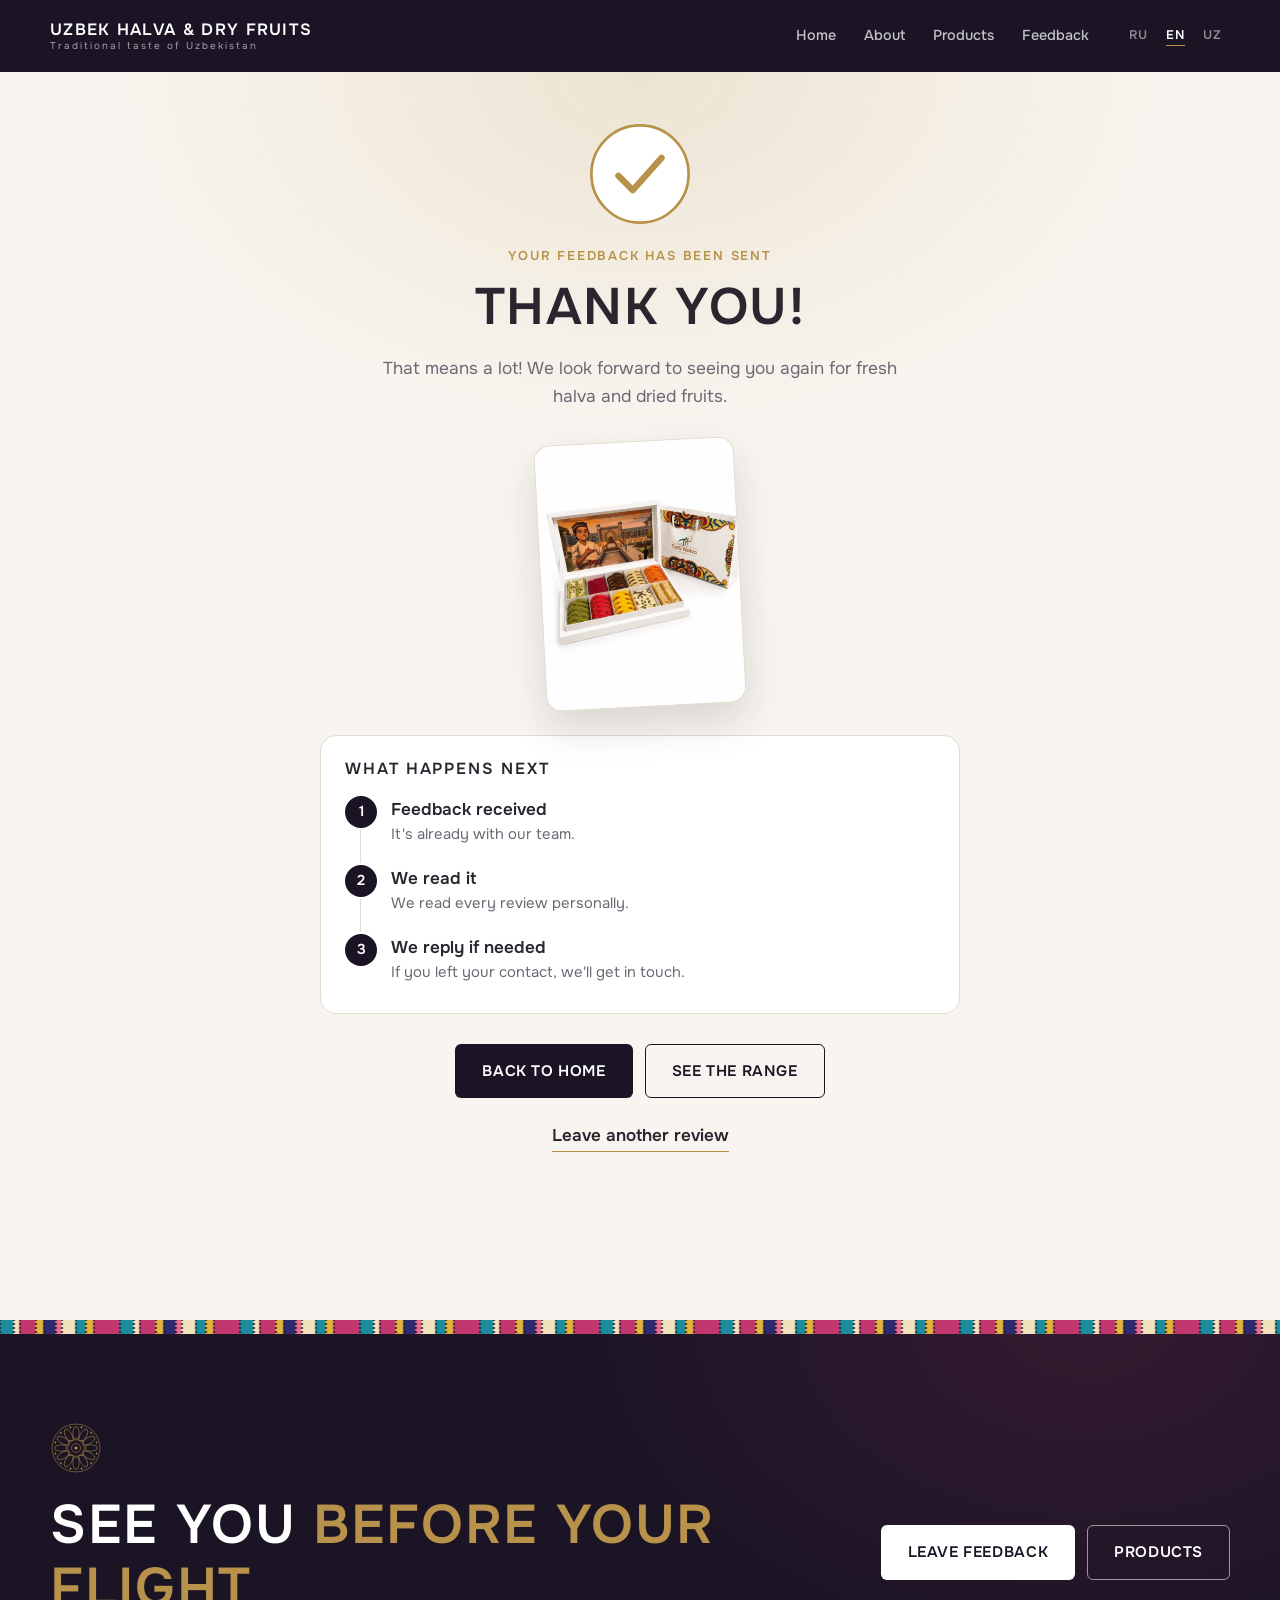
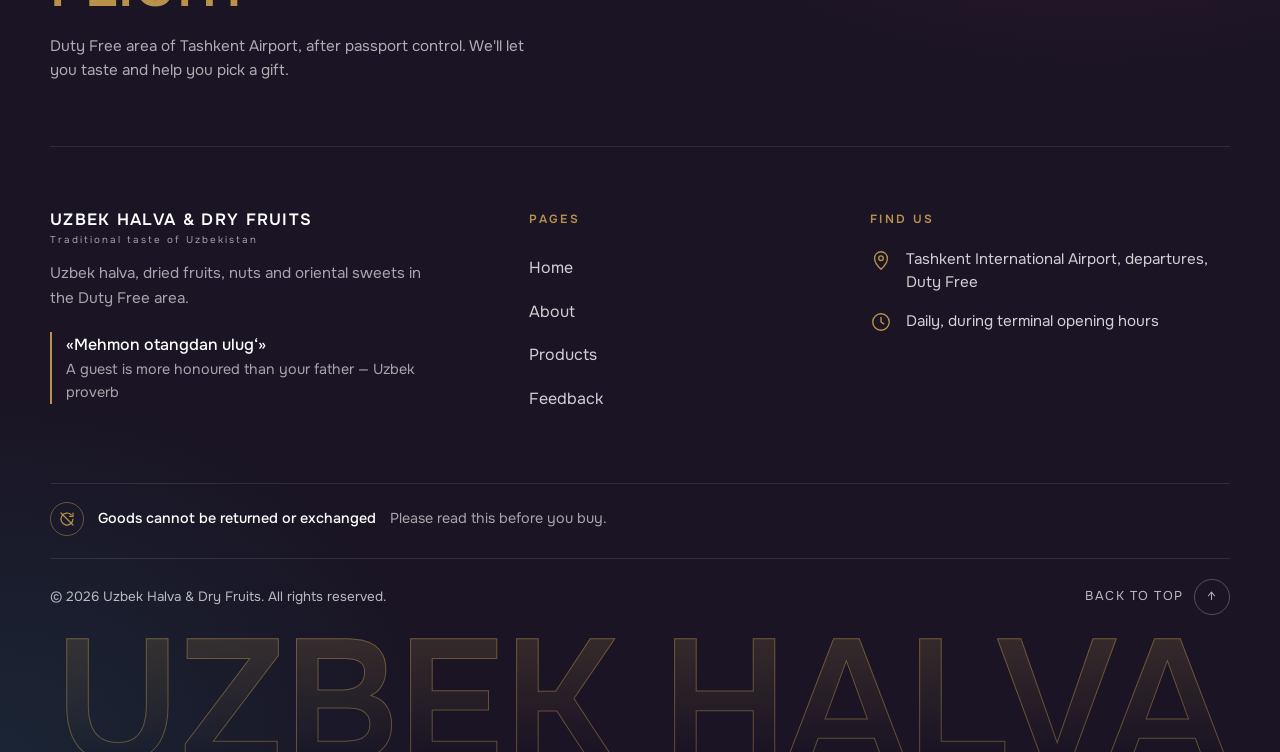
<file: thanks.html>
<!DOCTYPE html>
<html lang="ru">
<head>
  <meta charset="UTF-8">
  <meta name="viewport" content="width=device-width, initial-scale=1, viewport-fit=cover">
  <!-- seo:start -->
  <title data-i18n="meta.thanks">Спасибо за отзыв — Uzbek Halva &amp; Dry Fruits</title>
  <meta name="description" content="Спасибо за ваш отзыв о магазине Uzbek Halva &amp; Dry Fruits.">
  <meta name="robots" content="noindex, follow">
  <link rel="canonical" href="https://www.uzbekfruitsairport.uz/thanks">
  <meta name="theme-color" content="#1a1424">
  <link rel="icon" href="/assets/img/pattern.svg?v=772eb92a" type="image/svg+xml">
  <meta property="og:type" content="website">
  <meta property="og:site_name" content="Uzbek Halva &amp; Dry Fruits">
  <meta property="og:title" content="Спасибо за отзыв — Uzbek Halva &amp; Dry Fruits">
  <meta property="og:description" content="Спасибо за ваш отзыв о магазине Uzbek Halva &amp; Dry Fruits.">
  <meta property="og:url" content="https://www.uzbekfruitsairport.uz/thanks">
  <meta property="og:image" content="https://www.uzbekfruitsairport.uz/assets/img/og.jpg">
  <meta property="og:image:width" content="1200">
  <meta property="og:image:height" content="630">
  <meta property="og:locale" content="ru_RU">
  <meta property="og:locale:alternate" content="en_US">
  <meta property="og:locale:alternate" content="uz_UZ">
  <meta name="twitter:card" content="summary_large_image">
  <meta name="twitter:title" content="Спасибо за отзыв — Uzbek Halva &amp; Dry Fruits">
  <meta name="twitter:description" content="Спасибо за ваш отзыв о магазине Uzbek Halva &amp; Dry Fruits.">
  <meta name="twitter:image" content="https://www.uzbekfruitsairport.uz/assets/img/og.jpg">
  <!-- seo:end -->
  <link rel="preconnect" href="https://fonts.googleapis.com">
  <link rel="preconnect" href="https://fonts.gstatic.com" crossorigin>
  <link href="https://fonts.googleapis.com/css2?family=Onest:wght@400;500;600&display=swap" rel="stylesheet">
  <link rel="stylesheet" href="/assets/css/style.css?v=4a4f2310">
</head>
<body data-page="thanks">
<!-- prerender:header -->
  <header class="site-header">
    <div class="container header-inner">
      <a class="brand" href="/">
    <strong>UZBEK HALVA &amp; DRY FRUITS</strong>
    <small data-i18n="brand.tag">Традиционный вкус Узбекистана</small>
  </a>
      <nav class="nav" id="site-nav">
        <div class="nav-portal">
          <svg class="portal-frame" viewBox="0 0 100 140" preserveAspectRatio="none" aria-hidden="true">
            <path class="outer" d="M2 140V54C2 32 24 14 50 2C76 14 98 32 98 54V140" vector-effect="non-scaling-stroke"/>
            <path class="inner" d="M7 140V56C7 36 27 20 50 9C73 20 93 36 93 56V140" vector-effect="non-scaling-stroke"/>
            <path class="base" d="M0 139.5H100" vector-effect="non-scaling-stroke"/>
          </svg>
          <span class="rosette" aria-hidden="true"><svg viewBox="0 0 100 100" fill="none" stroke="currentColor" stroke-width="1"><circle cx="50" cy="50" r="46"/><circle cx="50" cy="50" r="41" stroke-dasharray="1 3"/><ellipse cx="50" cy="22" rx="6" ry="13" transform="rotate(0 50 50)"/><circle cx="50" cy="9" r="1.6" fill="currentColor" stroke="none" transform="rotate(15 50 50)"/><ellipse cx="50" cy="22" rx="6" ry="13" transform="rotate(30 50 50)"/><circle cx="50" cy="9" r="1.6" fill="currentColor" stroke="none" transform="rotate(45 50 50)"/><ellipse cx="50" cy="22" rx="6" ry="13" transform="rotate(60 50 50)"/><circle cx="50" cy="9" r="1.6" fill="currentColor" stroke="none" transform="rotate(75 50 50)"/><ellipse cx="50" cy="22" rx="6" ry="13" transform="rotate(90 50 50)"/><circle cx="50" cy="9" r="1.6" fill="currentColor" stroke="none" transform="rotate(105 50 50)"/><ellipse cx="50" cy="22" rx="6" ry="13" transform="rotate(120 50 50)"/><circle cx="50" cy="9" r="1.6" fill="currentColor" stroke="none" transform="rotate(135 50 50)"/><ellipse cx="50" cy="22" rx="6" ry="13" transform="rotate(150 50 50)"/><circle cx="50" cy="9" r="1.6" fill="currentColor" stroke="none" transform="rotate(165 50 50)"/><ellipse cx="50" cy="22" rx="6" ry="13" transform="rotate(180 50 50)"/><circle cx="50" cy="9" r="1.6" fill="currentColor" stroke="none" transform="rotate(195 50 50)"/><ellipse cx="50" cy="22" rx="6" ry="13" transform="rotate(210 50 50)"/><circle cx="50" cy="9" r="1.6" fill="currentColor" stroke="none" transform="rotate(225 50 50)"/><ellipse cx="50" cy="22" rx="6" ry="13" transform="rotate(240 50 50)"/><circle cx="50" cy="9" r="1.6" fill="currentColor" stroke="none" transform="rotate(255 50 50)"/><ellipse cx="50" cy="22" rx="6" ry="13" transform="rotate(270 50 50)"/><circle cx="50" cy="9" r="1.6" fill="currentColor" stroke="none" transform="rotate(285 50 50)"/><ellipse cx="50" cy="22" rx="6" ry="13" transform="rotate(300 50 50)"/><circle cx="50" cy="9" r="1.6" fill="currentColor" stroke="none" transform="rotate(315 50 50)"/><ellipse cx="50" cy="22" rx="6" ry="13" transform="rotate(330 50 50)"/><circle cx="50" cy="9" r="1.6" fill="currentColor" stroke="none" transform="rotate(345 50 50)"/><polygon points="50.00,30.00 55.86,35.86 64.14,35.86 64.14,44.14 70.00,50.00 64.14,55.86 64.14,64.14 55.86,64.14 50.00,70.00 44.14,64.14 35.86,64.14 35.86,55.86 30.00,50.00 35.86,44.14 35.86,35.86 44.14,35.86"/><polygon points="58.31,53.44 53.44,58.31 46.56,58.31 41.69,53.44 41.69,46.56 46.56,41.69 53.44,41.69 58.31,46.56"/><circle cx="50" cy="50" r="3" fill="currentColor" stroke="none"/></svg></span>
          <ul><li><a href="/"><span data-i18n="nav.home">Главная</span></a></li><li><a href="/about"><span data-i18n="nav.about">О компании</span></a></li><li><a href="/products"><span data-i18n="nav.products">Ассортимент</span></a></li><li><a href="/feedback"><span data-i18n="nav.feedback">Обратная связь</span></a></li></ul>
        </div>
        <div class="nav-extra">
          <p class="loc" data-i18n="common.location">Duty Free · Аэропорт Ташкента</p>
          <a class="btn btn-light nav-cta" href="/feedback" data-i18n="home.fb.btn">Оставить отзыв</a>
        </div>
        <div class="atlas" aria-hidden="true"></div>
      </nav>
      <div class="lang-switch" role="group" aria-label="Language">
        <button type="button" data-lang="ru">RU</button>
        <button type="button" data-lang="en">EN</button>
        <button type="button" data-lang="uz">UZ</button>
      </div>
      <button class="burger" type="button" aria-controls="site-nav" aria-expanded="false" data-i18n-aria="nav.menu" aria-label="Меню"><span></span><span></span></button>
    </div>
  </header><!-- /prerender:header -->

<main>
  <section class="thanks">
    <div class="confetti" aria-hidden="true"><i></i><i></i><i></i><i></i><i></i><i></i><i></i><i></i><i></i><i></i><i></i><i></i></div>
    <div class="container thanks-inner">
      <svg class="thanks-check" viewBox="0 0 120 120" aria-hidden="true">
        <circle class="ring" cx="60" cy="60" r="54"/>
        <path class="tick" d="M36 62l16 16 32-36"/>
      </svg>
      <p class="label" data-i18n="thanks.sub">Ваш отзыв отправлен</p>
      <h1 id="thanks-title" data-i18n="thanks.title">Спасибо!</h1>

      <div class="thanks-score" id="thanks-score" hidden>
        <span class="thanks-emoji" id="thanks-emoji" aria-hidden="true"></span>
        <div>
          <small data-i18n="thanks.score">Ваша оценка</small>
          <strong><span id="thanks-score-n"></span> · <span id="thanks-react"></span></strong>
        </div>
      </div>
      <p class="thanks-msg" id="thanks-msg" data-i18n="thanks.msg.high">Нам очень приятно! Ждём вас снова — за свежей халвой и сухофруктами.</p>

      <figure class="thanks-gift"><img src="/assets/img/box-white.webp?v=0c609e0a" alt="Белая подарочная коробка с халвой и пакет с орнаментом" width="960" height="1280"></figure>

      <div class="steps-box">
        <h2 data-i18n="thanks.steps.h">Что будет дальше</h2>
        <ol class="steps">
          <li><span class="n">1</span><div><strong data-i18n="thanks.s1.t">Отзыв получен</strong><p data-i18n="thanks.s1.d">Он уже у нашей команды.</p></div></li>
          <li><span class="n">2</span><div><strong data-i18n="thanks.s2.t">Мы прочитаем</strong><p data-i18n="thanks.s2.d">Читаем каждый отзыв лично.</p></div></li>
          <li><span class="n">3</span><div><strong data-i18n="thanks.s3.t">Ответим, если нужно</strong><p data-i18n="thanks.s3.d">Если вы оставили контакт — свяжемся с вами.</p></div></li>
        </ol>
      </div>

      <div class="actions thanks-actions">
        <a class="btn btn-dark" href="/" data-i18n="thanks.home">На главную</a>
        <a class="btn btn-line" href="/products" data-i18n="thanks.products">Посмотреть ассортимент</a>
      </div>
      <a class="link thanks-again" href="/feedback" data-i18n="thanks.again">Оставить ещё один отзыв</a>
    </div>
  </section>
</main>
<!-- prerender:footer -->
  <footer class="site-footer">
    <div class="atlas" aria-hidden="true"></div>
    <div class="container footer-cta">
      <div>
        <span class="footer-rosette" aria-hidden="true"><svg viewBox="0 0 100 100" fill="none" stroke="currentColor" stroke-width="1"><circle cx="50" cy="50" r="46"/><circle cx="50" cy="50" r="41" stroke-dasharray="1 3"/><ellipse cx="50" cy="22" rx="6" ry="13" transform="rotate(0 50 50)"/><circle cx="50" cy="9" r="1.6" fill="currentColor" stroke="none" transform="rotate(15 50 50)"/><ellipse cx="50" cy="22" rx="6" ry="13" transform="rotate(30 50 50)"/><circle cx="50" cy="9" r="1.6" fill="currentColor" stroke="none" transform="rotate(45 50 50)"/><ellipse cx="50" cy="22" rx="6" ry="13" transform="rotate(60 50 50)"/><circle cx="50" cy="9" r="1.6" fill="currentColor" stroke="none" transform="rotate(75 50 50)"/><ellipse cx="50" cy="22" rx="6" ry="13" transform="rotate(90 50 50)"/><circle cx="50" cy="9" r="1.6" fill="currentColor" stroke="none" transform="rotate(105 50 50)"/><ellipse cx="50" cy="22" rx="6" ry="13" transform="rotate(120 50 50)"/><circle cx="50" cy="9" r="1.6" fill="currentColor" stroke="none" transform="rotate(135 50 50)"/><ellipse cx="50" cy="22" rx="6" ry="13" transform="rotate(150 50 50)"/><circle cx="50" cy="9" r="1.6" fill="currentColor" stroke="none" transform="rotate(165 50 50)"/><ellipse cx="50" cy="22" rx="6" ry="13" transform="rotate(180 50 50)"/><circle cx="50" cy="9" r="1.6" fill="currentColor" stroke="none" transform="rotate(195 50 50)"/><ellipse cx="50" cy="22" rx="6" ry="13" transform="rotate(210 50 50)"/><circle cx="50" cy="9" r="1.6" fill="currentColor" stroke="none" transform="rotate(225 50 50)"/><ellipse cx="50" cy="22" rx="6" ry="13" transform="rotate(240 50 50)"/><circle cx="50" cy="9" r="1.6" fill="currentColor" stroke="none" transform="rotate(255 50 50)"/><ellipse cx="50" cy="22" rx="6" ry="13" transform="rotate(270 50 50)"/><circle cx="50" cy="9" r="1.6" fill="currentColor" stroke="none" transform="rotate(285 50 50)"/><ellipse cx="50" cy="22" rx="6" ry="13" transform="rotate(300 50 50)"/><circle cx="50" cy="9" r="1.6" fill="currentColor" stroke="none" transform="rotate(315 50 50)"/><ellipse cx="50" cy="22" rx="6" ry="13" transform="rotate(330 50 50)"/><circle cx="50" cy="9" r="1.6" fill="currentColor" stroke="none" transform="rotate(345 50 50)"/><polygon points="50.00,30.00 55.86,35.86 64.14,35.86 64.14,44.14 70.00,50.00 64.14,55.86 64.14,64.14 55.86,64.14 50.00,70.00 44.14,64.14 35.86,64.14 35.86,55.86 30.00,50.00 35.86,44.14 35.86,35.86 44.14,35.86"/><polygon points="58.31,53.44 53.44,58.31 46.56,58.31 41.69,53.44 41.69,46.56 46.56,41.69 53.44,41.69 58.31,46.56"/><circle cx="50" cy="50" r="3" fill="currentColor" stroke="none"/></svg></span>
        <h2><span data-i18n="footer.cta.a">Ждём вас</span> <span data-i18n="footer.cta.b">перед вылетом</span></h2>
        <p data-i18n="footer.cta.text">Зона Duty Free аэропорта Ташкента, после паспортного контроля. Угостим и поможем выбрать подарок.</p>
      </div>
      <div class="footer-contact">
        <a class="btn btn-light" href="/feedback" data-i18n="home.fb.btn">Оставить отзыв</a>
        <a class="btn btn-line-light" href="/products" data-i18n="home.hero.btn1">Ассортимент</a>
      </div>
    </div>
    <div class="container footer-top">
      <div class="footer-about">
        <a class="brand" href="/">
    <strong>UZBEK HALVA &amp; DRY FRUITS</strong>
    <small data-i18n="brand.tag">Традиционный вкус Узбекистана</small>
  </a>
        <p data-i18n="footer.about">Узбекская халва, сухофрукты, орехи и восточные сладости в зоне Duty Free.</p>
        <p class="footer-proverb"><strong lang="uz">«Mehmon otangdan ulug‘»</strong><span data-i18n="footer.proverb">Гость почётнее отца — узбекская пословица</span></p>
      </div>
      <nav aria-label="Footer">
        <h4 data-i18n="footer.pages">Разделы</h4>
        <ul><li><a href="/" data-i18n="nav.home">Главная</a></li><li><a href="/about" data-i18n="nav.about">О компании</a></li><li><a href="/products" data-i18n="nav.products">Ассортимент</a></li><li><a href="/feedback" data-i18n="nav.feedback">Обратная связь</a></li></ul>
      </nav>
      <div>
        <h4 data-i18n="footer.contacts">Где нас найти</h4>
        <ul class="footer-info">
          <li><svg viewBox="0 0 24 24" aria-hidden="true"><path d="M12 22s7-6.2 7-12a7 7 0 1 0-14 0c0 5.8 7 12 7 12Z"/><circle cx="12" cy="10" r="2.5"/></svg><span data-i18n="footer.address">Международный аэропорт Ташкента, зона вылета, Duty Free</span></li>
          <li><svg viewBox="0 0 24 24" aria-hidden="true"><circle cx="12" cy="12" r="9"/><path d="M12 7v5l3 2"/></svg><span data-i18n="footer.hours">Ежедневно, в часы работы терминала</span></li>
        </ul>
      </div>
    </div>
    <div class="container footer-terms"><span class="ico"><svg viewBox="0 0 24 24" aria-hidden="true"><path d="M20 12a8 8 0 1 1-2.3-5.6"/><path d="M20 4v4.5h-4.5"/><path d="M4 4l16 16"/></svg></span><strong data-i18n="terms.short">Товары возврату и обмену не подлежат</strong><span data-i18n="terms.read">Пожалуйста, ознакомьтесь перед покупкой.</span></div>
    <div class="container footer-bottom">
      <span>© 2026 Uzbek Halva &amp; Dry Fruits. <span data-i18n="footer.rights">Все права защищены.</span></span>
      <button class="to-top" type="button"><span data-i18n="footer.top">Наверх</span><span class="arr" aria-hidden="true">↑</span></button>
    </div>
    <div class="footer-word" aria-hidden="true">Uzbek Halva</div>
  </footer><!-- /prerender:footer -->

<script src="/assets/js/i18n.js?v=438ee97c"></script>
<script src="/assets/js/extra-i18n.js?v=9ceb481f"></script>
<script src="/assets/js/layout.js?v=f7573ef6"></script>
<script src="/assets/js/thanks.js?v=9a948a26"></script>
</body>
</html>
</file>
<file: assets/css/style.css>
/* =========================================================
   Uzbek Halva & Dry Fruits
   Typography follows the shop sign: uppercase sans-serif.
   Colours come from the shop: dark ceiling, warm wood,
   gold lattice panels, pink light from the drapes.
   ========================================================= */

:root {
  --dark: #1a1424;
  --dark-2: #2a2135;
  --paper: #f8f5f0;
  --white: #ffffff;
  --line: #e3dccf;
  --text: #2b2530;
  --muted: #6f6874;
  --gold: #b8924a;
  --accent: #c2386e;

  --font: "Onest", system-ui, -apple-system, "Segoe UI", sans-serif;
  --container: 1180px;
  --header-h: 72px;
  --r: 6px;
}

*, *::before, *::after { box-sizing: border-box; }
html { scroll-behavior: smooth; scroll-padding-top: calc(var(--header-h) + 16px); }
body {
  margin: 0;
  font-family: var(--font);
  font-size: 17px;
  line-height: 1.6;
  color: var(--text);
  background: var(--paper);
  -webkit-font-smoothing: antialiased;
}
img { display: block; max-width: 100%; }
a { color: inherit; }
button { font: inherit; cursor: pointer; }

h1, h2, h3 {
  margin: 0 0 .6em;
  font-weight: 600;
  line-height: 1.15;
  text-transform: uppercase;
  letter-spacing: .03em;
}
h1 { font-size: clamp(2.1rem, 5vw, 3.6rem); }
h2 { font-size: clamp(1.5rem, 3vw, 2.1rem); }
h3 { font-size: 1.15rem; letter-spacing: .05em; }
p { margin: 0 0 1em; }

.container { width: min(100% - 40px, var(--container)); margin-inline: auto; }
.sr-only {
  position: absolute; width: 1px; height: 1px; margin: -1px; padding: 0;
  overflow: hidden; clip: rect(0 0 0 0); border: 0;
}

.section { padding: clamp(56px, 8vw, 96px) 0; }
.section + .section { padding-top: 0; }
.section-white { background: var(--white); }
.section-white + .section { padding-top: clamp(56px, 8vw, 96px); }
.lead { font-size: 1.12rem; color: var(--muted); max-width: 640px; }
.label { display: block; font-size: .8rem; font-weight: 600; letter-spacing: .14em; text-transform: uppercase; color: var(--gold); margin-bottom: 12px; }
.head-row { display: flex; flex-wrap: wrap; align-items: flex-end; justify-content: space-between; gap: 16px; margin-bottom: 32px; }
.head-row h2 { margin: 0; }

/* Lattice strip — the gold girih panels from the shop fascia */
.lattice { height: 22px; background: var(--dark) url("../img/pattern.svg") repeat-x center / 22px; }

/* ---------- Buttons ---------- */
.btn {
  display: inline-flex; align-items: center; justify-content: center;
  padding: 14px 26px; border-radius: var(--r);
  border: 1px solid transparent;
  font-weight: 600; font-size: .95rem; letter-spacing: .04em; text-transform: uppercase;
  text-decoration: none; transition: background .2s, color .2s, border-color .2s;
}
.btn:focus-visible { outline: 2px solid var(--gold); outline-offset: 3px; }
.btn-light { background: var(--white); color: var(--dark); }
.btn-light:hover { background: #efe8dc; }
.btn-line-light { border-color: rgba(255,255,255,.55); color: var(--white); }
.btn-line-light:hover { border-color: var(--white); background: rgba(255,255,255,.08); }
.btn-dark { background: var(--dark); color: var(--white); }
.btn-dark:hover { background: var(--dark-2); }
.btn-line { border-color: var(--dark); color: var(--dark); }
.btn-line:hover { background: var(--dark); color: var(--white); }
.btn[disabled] { opacity: .6; cursor: progress; }
.link { font-weight: 600; text-decoration: none; border-bottom: 1px solid var(--gold); padding-bottom: 2px; }
.link:hover { color: var(--accent); border-color: var(--accent); }

/* ---------- Header ---------- */
.site-header { position: sticky; top: 0; z-index: 50; background: var(--dark); color: var(--white); }
.header-inner { height: var(--header-h); display: flex; align-items: center; gap: 32px; }
.brand { margin-right: auto; text-decoration: none; line-height: 1.15; }
.brand strong { display: block; font-size: 1.02rem; font-weight: 600; letter-spacing: .08em; white-space: nowrap; }
.brand small { display: block; font-size: .62rem; letter-spacing: .2em; color: rgba(255,255,255,.6); white-space: nowrap; }

.nav ul { display: flex; gap: 28px; list-style: none; margin: 0; padding: 0; }
.nav a {
  display: block; padding: 6px 0; text-decoration: none;
  font-size: .9rem; font-weight: 500; color: rgba(255,255,255,.75);
  border-bottom: 1px solid transparent;
}
.nav a:hover { color: var(--white); }
.nav a[aria-current="page"] { color: var(--white); border-color: var(--gold); }
.nav-portal { display: contents; }
.portal-frame, .rosette, .nav-extra, .nav .atlas { display: none; }
.atlas { height: 14px; background: url("../img/atlas.svg") repeat-x left center / auto 14px; }

.lang-switch { display: flex; gap: 2px; }
.lang-switch button {
  border: 0; background: none; padding: 6px 8px;
  font-size: .78rem; font-weight: 600; letter-spacing: .08em; color: rgba(255,255,255,.5);
}
.lang-switch button:hover { color: var(--white); }
.lang-switch button[aria-pressed="true"] { color: var(--white); text-decoration: underline; text-decoration-color: var(--gold); text-underline-offset: 6px; }


/* ---------- Hero (home) ---------- */
.hero { position: relative; min-height: calc(100vh - var(--header-h)); min-height: calc(100svh - var(--header-h)); display: flex; align-items: flex-end; color: var(--white); isolation: isolate; }
.hero > img { position: absolute; inset: 0; width: 100%; height: 100%; object-fit: cover; z-index: -2; }
.hero::after { content: ""; position: absolute; inset: 0; z-index: -1; background: linear-gradient(to top, rgba(26,20,36,.92) 0%, rgba(26,20,36,.55) 45%, rgba(26,20,36,.15) 100%); }
.hero .container { padding-bottom: clamp(48px, 7vw, 88px); }
.hero h1 { max-width: 760px; margin-bottom: 12px; }
.hero p { max-width: 560px; font-size: 1.1rem; color: rgba(255,255,255,.85); }
.hero .location { font-size: .85rem; letter-spacing: .14em; text-transform: uppercase; color: rgba(255,255,255,.65); margin-bottom: 28px; }
.actions { display: flex; flex-wrap: wrap; gap: 12px; }

/* ---------- Page header (inner pages) ---------- */
.page-head { position: relative; color: var(--white); display: flex; align-items: flex-end; min-height: clamp(280px, 44svh, 440px); padding: clamp(56px, 8vw, 96px) 0 clamp(36px, 5vw, 56px); isolation: isolate; }
.page-head > img { position: absolute; inset: 0; width: 100%; height: 100%; object-fit: cover; z-index: -2; }
.page-head::after { content: ""; position: absolute; inset: 0; z-index: -1; background: rgba(26,20,36,.82); }
.page-head h1 { margin-bottom: 14px; }
.page-head p { max-width: 620px; color: rgba(255,255,255,.8); margin: 0; font-size: 1.08rem; }

/* ---------- Two columns ---------- */
.cols { display: grid; grid-template-columns: 1fr 1fr; gap: clamp(32px, 6vw, 80px); align-items: center; }
.cols-text h2 { margin-bottom: 20px; }
.cols-text p { color: var(--muted); }
.photo { border-radius: var(--r); overflow: hidden; }
.photo img { width: 100%; height: 100%; object-fit: cover; }
.photo-arch { border-radius: 260px 260px var(--r) var(--r); aspect-ratio: 4 / 5; max-width: 440px; }

/* ---------- Category banners ---------- */
.banners { display: grid; gap: 24px; }
.banner {
  display: grid; grid-template-columns: 1.1fr 1fr; min-height: 300px;
  background: var(--white); border: 1px solid var(--line); border-radius: var(--r); overflow: hidden;
}
.banner:nth-child(even) .banner-img { order: 2; }
.banner-img { position: relative; background: var(--dark); }
.banner-img img { position: absolute; inset: 0; width: 100%; height: 100%; object-fit: cover; }
.banner-text { padding: clamp(28px, 4vw, 48px); display: flex; flex-direction: column; justify-content: center; }
.banner-text .local { font-size: .82rem; letter-spacing: .14em; text-transform: uppercase; color: var(--gold); margin-bottom: 10px; }
.banner-text h2 { margin-bottom: 14px; }
.banner-text p { color: var(--muted); margin: 0; max-width: 460px; }
.banner-text .items { margin-top: 18px; padding-top: 16px; border-top: 1px solid var(--line); font-size: .93rem; color: var(--text); }

/* compact version on the home page */
.banners-row { display: grid; grid-template-columns: repeat(5, 1fr); gap: 16px; }
.banner-sm { background: var(--white); border: 1px solid var(--line); border-radius: var(--r); overflow: hidden; }
.banner-sm img { width: 100%; aspect-ratio: 4 / 3; object-fit: cover; }
.banner-sm div { padding: 16px 18px 18px; }
.banner-sm h3 { margin: 0 0 4px; font-size: .95rem; }
.banner-sm span { font-size: .82rem; color: var(--muted); }

.note { font-size: .93rem; color: var(--muted); padding: 14px 18px; border-left: 3px solid var(--gold); background: var(--white); margin-bottom: 32px; }

/* ---------- Gallery ---------- */
.gallery { display: grid; grid-template-columns: 2fr 1fr 1fr; gap: 12px; height: 420px; }
.gallery img { width: 100%; height: 100%; object-fit: cover; border-radius: var(--r); }

/* ---------- Simple facts (about) ---------- */
.facts { display: grid; grid-template-columns: repeat(3, 1fr); gap: 32px; }
.fact { border-top: 2px solid var(--dark); padding-top: 20px; }
.fact .uz { font-size: .82rem; letter-spacing: .12em; text-transform: uppercase; color: var(--gold); }
.fact h3 { margin: 6px 0 10px; }
.fact p { color: var(--muted); margin: 0; font-size: .97rem; }

.proverb { text-align: center; padding: clamp(48px, 7vw, 80px) 0; background: var(--dark); color: var(--white); }
.proverb p { font-size: clamp(1.4rem, 3vw, 2rem); font-weight: 500; letter-spacing: .02em; margin: 0 0 8px; }
.proverb small { color: rgba(255,255,255,.6); font-size: .9rem; }

.info-table { width: 100%; border-collapse: collapse; margin: 8px 0 28px; }
.info-table th, .info-table td { text-align: left; padding: 14px 0; border-bottom: 1px solid var(--line); vertical-align: top; }
.info-table th { width: 38%; font-size: .8rem; letter-spacing: .12em; text-transform: uppercase; color: var(--muted); font-weight: 600; padding-right: 16px; }
.info-table a { text-decoration: none; }

/* ---------- Strip with call to action ---------- */
.strip { background: var(--dark); color: var(--white); border-radius: var(--r); padding: clamp(28px, 4vw, 44px) clamp(24px, 4vw, 48px); display: flex; flex-wrap: wrap; align-items: center; justify-content: space-between; gap: 20px; }
.strip h2 { margin: 0 0 6px; font-size: clamp(1.2rem, 2.4vw, 1.6rem); }
.strip p { margin: 0; color: rgba(255,255,255,.7); }

/* ---------- Feedback form ---------- */
.feedback-layout { display: grid; grid-template-columns: 1fr 320px; gap: 32px; align-items: start; }
.form-card { background: var(--white); border: 1px solid var(--line); border-radius: var(--r); padding: clamp(24px, 4vw, 44px); }
fieldset.form-section { border: 0; margin: 0; padding: 0; min-width: 0; }
.form-section + .form-section { margin-top: 36px; padding-top: 32px; border-top: 1px solid var(--line); }
.form-section-title { display: flex; align-items: baseline; gap: 12px; margin-bottom: 22px; }
.form-section-title .num { font-size: .9rem; font-weight: 600; color: var(--gold); }
.form-section-title h2 { font-size: 1.15rem; margin: 0; letter-spacing: .08em; }

.field { margin-bottom: 18px; }
.field-row { display: grid; grid-template-columns: 1fr 1fr; gap: 16px; }
.field label, .field .q { display: block; font-weight: 500; font-size: .93rem; margin-bottom: 8px; }
.hint { color: var(--muted); font-weight: 400; font-size: .85rem; }
.input, .textarea {
  width: 100%; padding: 12px 14px; border: 1px solid var(--line); border-radius: var(--r);
  background: var(--paper); font: inherit; font-size: .97rem; color: var(--text);
}
.textarea { min-height: 100px; resize: vertical; }
.input:focus, .textarea:focus { outline: none; border-color: var(--dark); background: var(--white); }

.rating { display: grid; grid-template-columns: repeat(11, 1fr); gap: 6px; }
.rating input, .chips input { position: absolute; opacity: 0; pointer-events: none; }
.rating label {
  margin: 0; display: grid; place-items: center; height: 46px; cursor: pointer;
  border: 1px solid var(--line); border-radius: var(--r); background: var(--paper); font-weight: 600;
}
.rating label:hover { border-color: var(--dark); }
.rating input:checked + label { background: var(--dark); border-color: var(--dark); color: var(--white); }
.rating input:focus-visible + label, .chips input:focus-visible + label { outline: 2px solid var(--gold); outline-offset: 2px; }
.rating-scale { display: flex; justify-content: space-between; font-size: .82rem; color: var(--muted); margin-top: 8px; }
.rating-face { min-height: 24px; margin-top: 10px; font-weight: 500; color: var(--accent); }

.chips { display: flex; flex-wrap: wrap; gap: 8px; }
.chips label {
  margin: 0; padding: 9px 16px; cursor: pointer; font-size: .92rem;
  border: 1px solid var(--line); border-radius: var(--r); background: var(--paper);
}
.chips label:hover { border-color: var(--dark); }
.chips input:checked + label { background: var(--dark); border-color: var(--dark); color: var(--white); }

.form-error { display: none; margin-top: 10px; color: var(--accent); font-size: .9rem; font-weight: 500; }
.form-error.show { display: block; }
.form-footer { display: flex; flex-wrap: wrap; align-items: center; gap: 16px 24px; margin-top: 28px; }
.form-footer p { margin: 0; font-size: .9rem; color: var(--muted); }

.aside { background: var(--white); border: 1px solid var(--line); border-radius: var(--r); padding: 28px 24px; position: sticky; top: calc(var(--header-h) + 20px); }
.aside h3 { margin-bottom: 10px; }
.aside p { font-size: .95rem; color: var(--muted); }
.aside ul { list-style: none; padding: 0; margin: 18px 0 0; }
.aside li + li { border-top: 1px solid var(--line); }
.aside a { display: flex; justify-content: space-between; padding: 12px 0; text-decoration: none; font-weight: 500; }
.aside a:hover { color: var(--accent); }

.modal { position: fixed; inset: 0; z-index: 100; display: none; place-items: center; padding: 20px; background: rgba(26,20,36,.7); }
.modal.open { display: grid; }
.modal-box { width: 100%; max-width: 440px; background: var(--white); border-radius: var(--r); padding: 36px 30px 30px; text-align: center; border-top: 4px solid var(--gold); }
.modal-box h2 { font-size: 1.3rem; }
.modal-box p { color: var(--muted); }
.modal-actions { display: flex; flex-wrap: wrap; justify-content: center; gap: 10px; margin-top: 22px; }


/* ---------- Responsive ---------- */
@media (max-width: 1024px) {
  .banners-row { grid-template-columns: repeat(3, 1fr); }
  .feedback-layout { grid-template-columns: 1fr; }
  .aside { position: static; }
}
@media (max-width: 860px) {
  :root { --header-h: 64px; }
  .header-inner { gap: 12px; }
  .cols, .banner { grid-template-columns: 1fr; }
  .banner:nth-child(even) .banner-img { order: 0; }
  .banner-img { min-height: 220px; }
  .photo-arch { margin-inline: auto; }
  .facts { grid-template-columns: 1fr; gap: 24px; }
  .gallery { grid-template-columns: 1fr 1fr; height: auto; }
  .gallery img { aspect-ratio: 4 / 3; }
  .gallery img:first-child { grid-column: 1 / -1; }
}
@media (max-width: 560px) {
  body { font-size: 16px; }
  .brand small { display: none; }
  .brand strong { font-size: .8rem; letter-spacing: .05em; white-space: normal; max-width: 150px; }
  .lang-switch button { padding: 6px 5px; }
  .hero::after { background: linear-gradient(to top, rgba(26,20,36,.95) 0%, rgba(26,20,36,.75) 60%, rgba(26,20,36,.45) 100%); }
  .banners-row { grid-template-columns: 1fr 1fr; }
  .field-row { grid-template-columns: 1fr; }
  .rating { grid-template-columns: repeat(6, 1fr); }
}
@media (prefers-reduced-motion: reduce) { html { scroll-behavior: auto; } }


/* =========================================================
   Burger + mobile menu: an arched portal (peshtaq) with a
   suzani rosette, girih lattice and a khan-atlas band
   ========================================================= */
.burger {
  display: none; position: relative; width: 44px; height: 44px; padding: 0;
  border: 1px solid rgba(201,162,74,.5); border-radius: 50%; background: none; color: var(--gold);
  transition: border-color .3s, transform .5s cubic-bezier(.7,0,.2,1);
}
.burger:hover { border-color: var(--gold); }
.burger span { position: absolute; left: 50%; height: 1px; background: currentColor; transition: transform .45s cubic-bezier(.7,0,.2,1), width .45s, top .45s; }
.burger span:nth-child(1) { width: 18px; top: 18px; transform: translateX(-50%); }
.burger span:nth-child(2) { width: 10px; top: 25px; transform: translateX(-50%); }
.nav-open .burger { border-color: var(--gold); transform: rotate(180deg); }
.nav-open .burger span:nth-child(1) { top: 21.5px; transform: translateX(-50%) rotate(45deg); }
.nav-open .burger span:nth-child(2) { top: 21.5px; width: 18px; transform: translateX(-50%) rotate(-45deg); }

@keyframes rosette-spin { to { transform: translateX(-50%) rotate(360deg); } }

@media (max-width: 860px) {
  .burger { display: inline-block; }
  .nav {
    position: fixed; inset: var(--header-h) 0 0 0; z-index: 40;
    display: flex; flex-direction: column; align-items: center;
    padding: 26px 24px 0;
    background:
      radial-gradient(70% 40% at 50% 0%, rgba(29,140,154,.25), transparent 70%),
      radial-gradient(90% 45% at 50% 100%, rgba(194,56,110,.30), transparent 70%),
      #16112a;
    overflow-y: auto; overscroll-behavior: contain;
    visibility: hidden; opacity: 0;
    transition: opacity .4s ease, visibility 0s .4s;
  }
  .nav::before {
    content: ""; position: absolute; inset: 0; pointer-events: none;
    background: url("../img/pattern.svg") repeat center / 64px; opacity: .14;
    -webkit-mask-image: radial-gradient(ellipse 60% 55% at 50% 45%, transparent 55%, #000 100%);
            mask-image: radial-gradient(ellipse 60% 55% at 50% 45%, transparent 55%, #000 100%);
  }
  .nav-open { overflow: hidden; }
  .nav-open .nav { visibility: visible; opacity: 1; transition: opacity .4s ease; }

  .nav-portal {
    position: relative; display: flex; flex-direction: column; align-items: center; justify-content: center;
    width: 100%; max-width: 330px; flex: 1 0 auto; min-height: 420px;
    padding: 132px 24px 40px;
    transform: translateY(18px); transition: transform .6s cubic-bezier(.2,.7,.2,1);
  }
  .nav-open .nav-portal { transform: none; }
  .portal-frame { display: block; position: absolute; inset: 0; width: 100%; height: 100%; overflow: visible; }
  .portal-frame .outer { fill: rgba(22,17,42,.92); stroke: var(--gold); stroke-width: 1; }
  .portal-frame .base { stroke: var(--gold); stroke-width: 1; }
  .portal-frame .inner { fill: none; stroke: rgba(201,162,74,.45); stroke-width: 1; stroke-dasharray: 2 4; }

  .rosette {
    display: block; position: absolute; top: 44px; left: 50%; width: 68px; height: 68px;
    color: var(--gold); transform: translateX(-50%);
    animation: rosette-spin 90s linear infinite;
  }
  .rosette svg { width: 100%; height: 100%; }

  .nav ul { position: relative; flex-direction: column; align-items: center; gap: 0; width: 100%; }
  .nav li { text-align: center; opacity: 0; transform: translateY(10px); transition: opacity .5s ease, transform .5s ease; }
  .nav li + li::before {
    content: ""; display: block; width: 7px; height: 7px; margin: 2px auto; opacity: .55; background: var(--gold);
    clip-path: polygon(50% 0, 62% 38%, 100% 50%, 62% 62%, 50% 100%, 38% 62%, 0 50%, 38% 38%);
  }
  .nav-open .nav li { opacity: 1; transform: none; }
  .nav-open .nav li:nth-child(1) { transition-delay: .15s; }
  .nav-open .nav li:nth-child(2) { transition-delay: .22s; }
  .nav-open .nav li:nth-child(3) { transition-delay: .29s; }
  .nav-open .nav li:nth-child(4) { transition-delay: .36s; }

  .nav ul a {
    display: inline-flex; align-items: center; gap: 12px; padding: 13px 0; border: 0;
    font-size: 1.02rem; font-weight: 500; letter-spacing: .22em; text-transform: uppercase;
    color: rgba(255,255,255,.82);
  }
  .nav ul a::before, .nav ul a::after {
    content: ""; width: 0; height: 1px; background: var(--gold); transition: width .35s ease;
  }
  .nav ul a[aria-current="page"] { color: var(--gold-2, #e3c578); border: 0; }
  .nav ul a[aria-current="page"]::before, .nav ul a[aria-current="page"]::after { width: 18px; }

  .nav-extra {
    position: relative; display: block; width: 100%; text-align: center;
    padding: 26px 0 24px; opacity: 0; transition: opacity .5s ease .45s;
  }
  .nav-open .nav-extra { opacity: 1; }
  .nav-extra .loc { margin: 0 0 8px; font-size: .7rem; letter-spacing: .22em; text-transform: uppercase; color: rgba(255,255,255,.5); }
  .nav-extra .phone { display: inline-block; padding: 0; border: 0; font-size: 1.1rem; font-weight: 500; letter-spacing: .06em; color: var(--white); margin-bottom: 10px; }
  .nav-extra .socials { display: flex; justify-content: center; align-items: center; gap: 14px; margin: 0; }
  .nav-extra .socials a { padding: 0; border: 0; font-size: .74rem; letter-spacing: .2em; text-transform: uppercase; color: var(--gold); }
  .nav-extra .socials i {
    width: 6px; height: 6px; background: rgba(201,162,74,.6);
    clip-path: polygon(50% 0, 62% 38%, 100% 50%, 62% 62%, 50% 100%, 38% 62%, 0 50%, 38% 38%);
  }
  .nav .atlas { display: block; flex: none; width: calc(100% + 48px); margin: 0 -24px; }
}

/* =========================================================
   Footer
   ========================================================= */
.site-footer {
  position: relative; overflow: hidden; color: rgba(255,255,255,.7); font-size: .95rem;
  margin-top: clamp(56px, 8vw, 96px);
  background:
    radial-gradient(60% 50% at 85% 0%, rgba(194,56,110,.16), transparent 70%),
    radial-gradient(50% 50% at 0% 100%, rgba(29,140,154,.14), transparent 70%),
    var(--dark);
}
.site-footer a { text-decoration: none; transition: color .2s, transform .2s; }
.site-footer a:hover { color: var(--gold); }

.footer-cta {
  display: grid; grid-template-columns: 1fr auto; gap: 32px; align-items: center;
  padding: clamp(48px, 7vw, 88px) 0 clamp(36px, 5vw, 64px);
  border-bottom: 1px solid rgba(255,255,255,.1);
}
.footer-rosette { display: block; width: 52px; height: 52px; color: var(--gold); margin-bottom: 20px; animation: spin 90s linear infinite; }
@keyframes spin { to { transform: rotate(360deg); } }
.footer-rosette svg { width: 100%; height: 100%; }
.footer-cta h2 { color: var(--white); font-size: clamp(1.9rem, 4.6vw, 3.4rem); margin: 0 0 14px; }
.footer-cta h2 span + span { color: var(--gold); }
.footer-cta p { margin: 0; max-width: 480px; color: rgba(255,255,255,.65); }
.footer-contact { display: flex; flex-wrap: wrap; gap: 12px; justify-content: flex-end; }
.site-footer .btn:hover { color: inherit; }
.site-footer .btn-light:hover { color: var(--dark); }
.site-footer .btn-line-light:hover { color: var(--white); }

.footer-top { display: grid; grid-template-columns: 1.5fr 1fr 1.3fr; gap: clamp(32px, 5vw, 72px); padding: clamp(40px, 5vw, 64px) 0; }
.site-footer .brand { display: inline-block; color: var(--white); margin-bottom: 16px; }
.site-footer .brand small { display: block; }
.footer-about p { max-width: 380px; color: rgba(255,255,255,.62); }
.site-footer h4 { margin: 0 0 18px; font-size: .74rem; letter-spacing: .2em; text-transform: uppercase; color: var(--gold); font-weight: 600; }
.site-footer ul { list-style: none; padding: 0; margin: 0; display: grid; gap: 4px; }
.site-footer nav li a { display: inline-block; padding: 7px 0; color: rgba(255,255,255,.8); font-size: 1rem; }
.site-footer nav li a:hover { transform: translateX(6px); }
.footer-info { gap: 16px !important; }
.footer-info li { display: flex; gap: 14px; align-items: flex-start; color: rgba(255,255,255,.8); line-height: 1.5; }
.footer-info svg { flex: none; width: 22px; height: 22px; margin-top: 1px; fill: none; stroke: var(--gold); stroke-width: 1.5; stroke-linecap: round; stroke-linejoin: round; }
.footer-proverb { margin-top: 22px; padding-left: 14px; border-left: 2px solid var(--gold); font-size: .9rem; max-width: 380px; }
.footer-proverb strong { display: block; color: var(--white); font-weight: 500; font-size: 1rem; }

/* Giant wordmark, cut by the bottom edge */
.footer-word {
  font-size: clamp(3rem, 13.5vw, 13rem); font-weight: 600; line-height: .8; letter-spacing: -.01em;
  text-transform: uppercase; white-space: nowrap; text-align: center;
  color: transparent; -webkit-text-stroke: 1px rgba(184,146,74,.45);
  margin-bottom: -.12em; user-select: none; pointer-events: none;
  background: linear-gradient(to bottom, rgba(184,146,74,.18), transparent 85%);
  -webkit-background-clip: text; background-clip: text;
}

.footer-bottom {
  position: relative; border-top: 1px solid rgba(255,255,255,.1); padding: 20px 0;
  font-size: .84rem; display: flex; flex-wrap: wrap; align-items: center; justify-content: space-between; gap: 12px;
}
.to-top {
  display: inline-flex; align-items: center; gap: 10px; border: 0; background: none; padding: 0;
  color: rgba(255,255,255,.7); font-size: .8rem; letter-spacing: .12em; text-transform: uppercase;
}
.to-top .arr { display: grid; place-items: center; width: 36px; height: 36px; border-radius: 50%; border: 1px solid rgba(255,255,255,.25); transition: .2s; }
.to-top:hover { color: var(--gold); }
.to-top:hover .arr { border-color: var(--gold); transform: translateY(-2px); }

@media (max-width: 860px) {
  .footer-cta { grid-template-columns: 1fr; gap: 28px; }
  .footer-contact { justify-content: flex-start; }
  .footer-top { grid-template-columns: 1fr 1fr; }
  .footer-top > :first-child { grid-column: 1 / -1; }
}
@media (max-width: 560px) {
  .footer-contact .btn { flex: 1 1 100%; }
  .footer-top { grid-template-columns: 1fr; gap: 30px; padding: 36px 0 40px; }
  .site-footer nav ul { grid-template-columns: 1fr 1fr; column-gap: 16px; }
  .footer-bottom { justify-content: flex-start; padding-bottom: 8px; }
  .footer-word { margin-top: 10px; }
}

/* =========================================================
   Creative touches
   ========================================================= */
/* Running line with Uzbek names, like a bazaar sign */
.marquee { background: var(--dark); color: var(--gold); overflow: hidden; border-top: 1px solid rgba(184,146,74,.35); border-bottom: 1px solid rgba(184,146,74,.35); }
.marquee-track { display: flex; width: max-content; animation: marquee 38s linear infinite; }
.marquee-track span { display: inline-flex; align-items: center; gap: 28px; padding: 16px 14px; font-size: .95rem; font-weight: 500; letter-spacing: .16em; text-transform: uppercase; white-space: nowrap; }
.marquee-track span::after { content: ""; width: 10px; height: 10px; background: var(--gold); clip-path: polygon(50% 0, 62% 38%, 100% 50%, 62% 62%, 50% 100%, 38% 62%, 0 50%, 38% 38%); }
@keyframes marquee { to { transform: translateX(-50%); } }

/* Category tiles on home: images framed as arched windows */
.banner-sm { padding: 10px 10px 0; transition: transform .25s ease, box-shadow .25s ease; }
.banner-sm img { border-radius: 999px 999px 4px 4px; aspect-ratio: 4 / 5; }
.banner-sm div { padding: 14px 8px 16px; text-align: center; }

@media (prefers-reduced-motion: reduce) {
  .marquee-track { animation: none; }
  .nav, .nav li, .nav-extra, .nav-portal, .burger, .burger span { transition: none !important; }
  .rosette, .footer-rosette { animation: none; }
}


/* =========================================================
   v2: общие правки, полноэкранный первый экран, форма,
   «Спасибо», 404, мобильная версия
   ========================================================= */
[hidden] { display: none !important; }
html { -webkit-text-size-adjust: 100%; }
body { overflow-x: hidden; }
.page-head > .container { width: min(100% - 40px, var(--container)); }

/* ---------- Hero: на весь экран ---------- */
.hero > img { object-position: center 40%; }
.hero::after { background: linear-gradient(to top, rgba(26,20,36,.94) 0%, rgba(26,20,36,.6) 42%, rgba(26,20,36,.25) 100%); }
.hero .container { width: min(100% - 40px, var(--container)); padding-top: 40px; }
.hero .location {
  display: inline-flex; align-items: center; gap: 12px;
  font-size: .8rem; letter-spacing: .2em; text-transform: uppercase; color: rgba(255,255,255,.8); margin-bottom: 22px;
}
.hero .location::before { content: ""; width: 36px; height: 1px; background: var(--gold); }
.hero h1 { font-size: clamp(2.5rem, 8.2vw, 6rem); line-height: 1.02; max-width: 900px; margin-bottom: 18px; }
.hero p { max-width: 560px; font-size: clamp(1.02rem, 2vw, 1.2rem); }
.hero .actions .btn { min-width: 210px; padding: 16px 28px; }
.hero::before {
  content: ""; position: absolute; left: 50%; bottom: 22px; width: 1px; height: 46px; z-index: 1;
  background: linear-gradient(to bottom, rgba(184,146,74,0), var(--gold)); animation: cue 2s ease-in-out infinite;
}
@keyframes cue { 0%,100% { transform: translateY(-6px); opacity: .3; } 50% { transform: translateY(2px); opacity: 1; } }

/* ---------- Поля формы ---------- */
.input, .textarea { font-size: 16px; min-height: 50px; border-radius: 10px; -webkit-appearance: none; appearance: none; }
.textarea { min-height: 110px; }
input[type="date"].input { display: block; min-width: 0; line-height: 1.4; }
.input:focus, .textarea:focus { box-shadow: 0 0 0 3px rgba(184,146,74,.25); border-color: var(--gold); }
.form-card { border-radius: 16px; box-shadow: 0 18px 50px rgba(26,20,36,.06); }
.feedback-layout.single { grid-template-columns: minmax(0, 840px); justify-content: center; }
.label-line { display: flex; flex-wrap: wrap; align-items: center; justify-content: space-between; gap: 8px 14px; margin-bottom: 8px; }
.label-line .q { margin: 0 !important; }

.seg { display: inline-flex; padding: 3px; border: 1px solid var(--line); border-radius: 999px; background: var(--paper); }
.seg button { border: 0; background: none; padding: 7px 16px; border-radius: 999px; font-size: .82rem; font-weight: 600; color: var(--muted); }
.seg button[aria-selected="true"] { background: var(--dark); color: var(--white); }

.phone-box { position: relative; display: flex; gap: 8px; }
.phone-box .input { flex: 1; min-width: 0; }
.cc-btn {
  flex: none; display: inline-flex; align-items: center; gap: 8px; padding: 0 12px; min-height: 50px;
  border: 1px solid var(--line); border-radius: 10px; background: var(--paper); font: inherit; font-size: 16px; color: var(--text);
}
.cc-btn:hover, .cc-btn[aria-expanded="true"] { border-color: var(--gold); background: var(--white); }
.cc-flag { font-size: 1.35rem; line-height: 1; }
.cc-code { font-variant-numeric: tabular-nums; font-weight: 500; }
.cc-arrow { width: 7px; height: 7px; margin: -3px 0 0 2px; border: solid var(--muted); border-width: 0 2px 2px 0; transform: rotate(45deg); }
.cc-panel {
  position: absolute; z-index: 30; left: 0; top: calc(100% + 8px); width: min(380px, 100%); max-width: 100%;
  background: var(--white); border: 1px solid var(--line); border-radius: 14px; padding: 10px;
  box-shadow: 0 24px 60px rgba(26,20,36,.22);
}
.cc-search { margin-bottom: 8px; min-height: 44px; }
.cc-list { list-style: none; margin: 0; padding: 0; max-height: 264px; overflow-y: auto; overscroll-behavior: contain; }
.cc-list li { display: flex; align-items: center; gap: 12px; padding: 10px; border-radius: 8px; cursor: pointer; }
.cc-list li:hover, .cc-list li[aria-selected="true"] { background: var(--paper); }
.cc-list li[aria-selected="true"] .cc-name { font-weight: 600; }
.cc-name { flex: 1; min-width: 0; overflow: hidden; text-overflow: ellipsis; white-space: nowrap; }
.cc-dial { color: var(--muted); font-variant-numeric: tabular-nums; }
.cc-none { padding: 14px 10px; color: var(--muted); cursor: default !important; }

/* ---------- Оценка и реакция ---------- */
.rating label { height: 52px; border-radius: 10px; font-size: 1.05rem; transition: transform .15s, background .2s, border-color .2s; }
.rating label:hover { transform: translateY(-2px); }
.rating input:checked + label { background: hsl(var(--h, 0) 62% 40%); border-color: hsl(var(--h, 0) 62% 40%); color: #fff; transform: translateY(-2px); box-shadow: 0 8px 18px hsl(var(--h, 0) 62% 40% / .35); }
.reaction {
  display: flex; align-items: center; gap: 16px; margin-top: 16px; padding: 16px 18px;
  border: 1px dashed var(--line); border-radius: 14px; background: var(--paper); transition: background .3s, border-color .3s;
}
.reaction[data-on] { border-style: solid; background: hsl(var(--h) 70% 96%); border-color: hsl(var(--h) 50% 80%); }
.reaction-emoji { flex: none; width: 56px; font-size: 44px; line-height: 1; text-align: center; }
.reaction-emoji.pop { animation: pop .5s cubic-bezier(.3,1.6,.5,1); }
@keyframes pop { 0% { transform: scale(.3) rotate(-14deg); opacity: 0; } 100% { transform: none; opacity: 1; } }
.reaction strong { display: block; font-size: 1.05rem; font-weight: 600; }
.reaction p { margin: 2px 0 0; font-size: .94rem; color: var(--muted); }
.reaction:not([data-on]) .reaction-emoji { filter: grayscale(1); opacity: .45; }

.chips label { padding: 10px 16px; border-radius: 999px; display: inline-flex; align-items: center; gap: 8px; transition: .15s; }
.chips input:checked + label { box-shadow: 0 6px 14px rgba(26,20,36,.18); }

.btn-submit { min-width: 230px; padding: 16px 30px; border-radius: 10px; }
.btn-submit.loading::after {
  content: ""; width: 16px; height: 16px; margin-left: 12px; border: 2px solid rgba(255,255,255,.35); border-top-color: #fff;
  border-radius: 50%; animation: spin .7s linear infinite;
}

/* ---------- Меню: кнопка вместо контактов ---------- */
.nav-extra .nav-cta { margin-top: 6px; min-width: 220px; }

/* ---------- Страница «Спасибо» ---------- */
.thanks {
  position: relative; overflow: hidden; display: grid; place-items: center;
  min-height: calc(100vh - var(--header-h)); min-height: calc(100svh - var(--header-h));
  padding: 48px 0 72px;
  background: radial-gradient(60% 45% at 50% 0%, rgba(184,146,74,.18), transparent 70%), var(--paper);
}
.thanks-inner { position: relative; z-index: 1; max-width: 640px; text-align: center; }
.thanks-check { display: block; width: 108px; height: 108px; margin: 0 auto 18px; }
.thanks-check .ring { fill: var(--white); stroke: var(--gold); stroke-width: 3; stroke-dasharray: 340; stroke-dashoffset: 340; animation: draw .8s ease forwards; }
.thanks-check .tick { fill: none; stroke: var(--gold); stroke-width: 7; stroke-linecap: round; stroke-linejoin: round; stroke-dasharray: 90; stroke-dashoffset: 90; animation: draw .5s .6s ease forwards; }
@keyframes draw { to { stroke-dashoffset: 0; } }
.thanks h1 { font-size: clamp(2rem, 6vw, 3.2rem); margin-bottom: 18px; }
.thanks-score {
  display: inline-flex; align-items: center; gap: 14px; margin: 0 0 16px; padding: 12px 22px 12px 14px; text-align: left;
  border-radius: 999px; background: hsl(var(--h, 120) 70% 95%); border: 1px solid hsl(var(--h, 120) 50% 80%);
}
.thanks-emoji { font-size: 38px; line-height: 1; animation: pop .6s .5s cubic-bezier(.3,1.6,.5,1) both; }
.thanks-score small { display: block; font-size: .72rem; letter-spacing: .14em; text-transform: uppercase; color: var(--muted); }
.thanks-score strong { font-weight: 600; }
.thanks-msg { max-width: 520px; margin: 0 auto 30px; font-size: 1.08rem; color: var(--muted); }
.steps-box { padding: 24px 24px 10px; margin-bottom: 30px; text-align: left; background: var(--white); border: 1px solid var(--line); border-radius: 16px; }
.steps-box h2 { font-size: 1rem; letter-spacing: .12em; margin-bottom: 18px; }
.steps { list-style: none; margin: 0; padding: 0; }
.steps li { position: relative; display: flex; gap: 14px; padding-bottom: 18px; }
.steps li:not(:last-child)::before { content: ""; position: absolute; left: 15px; top: 34px; bottom: 2px; width: 1px; background: var(--line); }
.steps .n { flex: none; display: grid; place-items: center; width: 32px; height: 32px; border-radius: 50%; background: var(--dark); color: var(--white); font-size: .9rem; font-weight: 600; }
.steps strong { display: block; font-weight: 600; }
.steps p { margin: 0; font-size: .93rem; color: var(--muted); }
.thanks-actions { justify-content: center; }
.thanks-again { display: inline-block; margin-top: 24px; }

.confetti { display: none; position: absolute; inset: 0; pointer-events: none; overflow: hidden; }
.party .confetti { display: block; }
.confetti i { position: absolute; top: -20px; width: 9px; height: 14px; border-radius: 2px; background: var(--gold); opacity: 0; animation: fall 4.5s linear infinite; }
.confetti i:nth-child(3n) { background: var(--accent); }
.confetti i:nth-child(3n+1) { background: #1d8c9a; }
.confetti i:nth-child(4n) { width: 7px; height: 7px; border-radius: 50%; }
.confetti i:nth-child(1) { left: 6%; animation-delay: .1s; } .confetti i:nth-child(2) { left: 16%; animation-delay: 1.2s; }
.confetti i:nth-child(3) { left: 26%; animation-delay: .6s; } .confetti i:nth-child(4) { left: 36%; animation-delay: 2.1s; }
.confetti i:nth-child(5) { left: 46%; animation-delay: .3s; } .confetti i:nth-child(6) { left: 56%; animation-delay: 1.6s; }
.confetti i:nth-child(7) { left: 66%; animation-delay: .9s; } .confetti i:nth-child(8) { left: 74%; animation-delay: 2.4s; }
.confetti i:nth-child(9) { left: 82%; animation-delay: .5s; } .confetti i:nth-child(10) { left: 90%; animation-delay: 1.8s; }
.confetti i:nth-child(11) { left: 12%; animation-delay: 3s; } .confetti i:nth-child(12) { left: 94%; animation-delay: 3.4s; }
@keyframes fall { 0% { transform: translateY(0) rotate(0); opacity: 0; } 8% { opacity: 1; } 100% { transform: translateY(105vh) rotate(540deg); opacity: .9; } }

/* ---------- 404 ---------- */
.e404 {
  position: relative; isolation: isolate; overflow: hidden; display: grid; place-items: center;
  min-height: calc(100vh - var(--header-h)); min-height: calc(100svh - var(--header-h));
  padding: 56px 0 72px; text-align: center; color: var(--white); background: var(--dark);
}
.e404-bg {
  position: absolute; inset: 0; z-index: -1;
  background:
    radial-gradient(50% 40% at 50% 30%, rgba(184,146,74,.22), transparent 70%),
    radial-gradient(60% 40% at 50% 100%, rgba(194,56,110,.28), transparent 70%),
    url("../img/pattern.svg") center / 64px;
  -webkit-mask-image: radial-gradient(ellipse 80% 75% at 50% 45%, #000 30%, rgba(0,0,0,.35) 100%);
          mask-image: radial-gradient(ellipse 80% 75% at 50% 45%, #000 30%, rgba(0,0,0,.35) 100%);
}
.e404-inner { max-width: 720px; }
.e404-num {
  display: flex; align-items: center; justify-content: center; gap: .04em;
  font-size: clamp(7rem, 28vw, 15rem); font-weight: 600; line-height: 1; letter-spacing: -.02em;
}
.e404-num > span { background: linear-gradient(180deg, #f3dca0, #b8924a 70%); -webkit-background-clip: text; background-clip: text; color: transparent; }
.e404-num .bite { width: .82em; height: .82em; flex: none; animation: floaty 5s ease-in-out infinite; filter: drop-shadow(0 14px 22px rgba(0,0,0,.4)); }
@keyframes floaty { 0%,100% { transform: translateY(0) rotate(-4deg); } 50% { transform: translateY(-12px) rotate(4deg); } }
.e404 .label { margin-top: 8px; }
.e404 h1 { font-size: clamp(1.8rem, 5.4vw, 3.2rem); margin-bottom: 16px; }
.e404-text { max-width: 520px; margin: 0 auto 28px; color: rgba(255,255,255,.72); font-size: 1.06rem; }
.e404-actions { justify-content: center; }
.e404-quote { margin: 36px 0 0; color: var(--gold); font-size: .9rem; letter-spacing: .08em; }

/* ---------- Мобильная версия ---------- */
@media (max-width: 860px) {
  .hero .actions { width: 100%; }
}
@media (max-width: 560px) {
  .container { width: min(100% - 32px, var(--container)); }
  .hero .container, .page-head > .container { width: min(100% - 32px, var(--container)); }
  .hero { align-items: flex-end; }
  .hero .container { padding-bottom: 56px; }
  .hero h1 { font-size: clamp(2.3rem, 11.5vw, 3.1rem); }
  .hero .actions { flex-direction: column; gap: 10px; }
  .hero .actions .btn { width: 100%; min-width: 0; }
  .hero::before { display: none; }
  .page-head { min-height: 240px; padding-top: 48px; }
  .page-head h1 { font-size: clamp(1.8rem, 8.4vw, 2.4rem); }

  .form-card { padding: 22px 18px; border-radius: 14px; }
  .form-section + .form-section { margin-top: 28px; padding-top: 26px; }
  .rating { grid-template-columns: repeat(6, 1fr); gap: 6px; }
  .rating label { height: 48px; }
  .rating label:last-of-type { grid-column: span 2; }
  .reaction { padding: 14px; gap: 12px; }
  .reaction-emoji { width: 44px; font-size: 36px; }
  .label-line { align-items: flex-start; flex-direction: column; }
  .cc-btn { padding: 0 10px; gap: 6px; }
  .cc-panel { width: 100%; }
  .cc-list { max-height: 232px; }
  .btn-submit { width: 100%; }
  .form-footer { flex-direction: column; align-items: stretch; text-align: center; }

  .banner-sm h3 { font-size: .85rem; }
  .banner-sm span { font-size: .78rem; }
  .strip { text-align: left; }
  .strip .btn { width: 100%; }
  .info-table th { width: 42%; }

  .steps-box { padding: 20px 18px 6px; }
  .thanks-actions .btn { width: 100%; }
  .e404-actions .btn { width: 100%; }
  .nav-extra .nav-cta { width: 100%; max-width: 280px; }
}
@media (max-width: 360px) {
  .brand strong { max-width: 120px; }
  .lang-switch button { padding: 6px 3px; font-size: .72rem; }
  .header-inner { gap: 8px; }
}
@media (prefers-reduced-motion: reduce) {
  .hero::before, .confetti i, .e404-num .bite, .footer-rosette { animation: none !important; }
  .thanks-check .ring, .thanks-check .tick { animation: none; stroke-dashoffset: 0; }
}
.site-footer .brand small { margin-top: 4px; }
.credits { margin: 28px 0 0; font-size: .78rem; color: var(--muted); }


/* =========================================================
   v3: наборы-коробки, способ связи, «Спасибо» с фото
   ========================================================= */
.field-hint { margin: 6px 0 0; font-size: .84rem; color: var(--muted); }
.methods { margin-top: 2px; }
.chips input[type="radio"] { position: absolute; opacity: 0; pointer-events: none; }
.chips input[type="radio"]:checked + label { background: var(--dark); border-color: var(--dark); color: var(--white); box-shadow: 0 6px 14px rgba(26,20,36,.18); }
.chips input[type="radio"]:focus-visible + label { outline: 2px solid var(--gold); outline-offset: 2px; }

.tg-box { position: relative; }
.tg-box > span { position: absolute; left: 16px; top: 50%; transform: translateY(-50%); color: var(--muted); font-weight: 500; pointer-events: none; }
.tg-box .input { padding-left: 34px; }

/* Коробки: ровный ряд на широких экранах, лента со свайпом на узких */
.sets-lead { margin: -8px 0 28px; }
.sets-head { margin: clamp(48px, 7vw, 80px) 0 24px; }
.sets-head h2 { margin-bottom: 10px; }
.sets-head .lead { margin: 0; }
.sets { --gap: 16px; display: flex; gap: var(--gap); overflow-x: auto; scroll-snap-type: x mandatory; padding-bottom: 6px; scrollbar-width: none; }
.sets::-webkit-scrollbar { display: none; }
.set { flex: 0 0 calc((100% - var(--gap) * (var(--n, 4) - 1)) / var(--n, 4)); margin: 0; scroll-snap-align: start;
  background: #fff; border: 1px solid var(--line); border-radius: 14px; overflow: hidden; transition: transform .3s ease, box-shadow .3s ease; }
.set img { width: 100%; height: auto; aspect-ratio: 3 / 4; object-fit: cover; }
.set:hover { transform: translateY(-6px); box-shadow: 0 22px 44px rgba(26,20,36,.14); }
@media (max-width: 1024px) {
  .set { flex-basis: clamp(210px, 38vw, 280px); }
  .sets { margin-inline: -20px; padding-inline: 20px; scroll-padding-inline: 20px; }
}
@media (max-width: 560px) {
  .set { flex-basis: 66vw; }
  .sets { margin-inline: -16px; padding-inline: 16px; scroll-padding-inline: 16px; }
}

/* Баннеры категорий: фото коробок кадрируем по содержимому */
.banner-img img[src*="box-samarkand"], .banner-img img[src*="box-green"] { object-position: 50% 62%; background: #fff; }

/* О компании: два фото упаковки */
.pack { align-items: center; }
.pack-photos { display: grid; grid-template-columns: 1fr 1fr; gap: 16px; align-items: start; }
.pack-photos .photo { aspect-ratio: 3 / 4; border: 1px solid var(--line); }
.pack-photos .photo:nth-child(2) { margin-top: 40px; }
@media (max-width: 860px) { .pack-photos .photo:nth-child(2) { margin-top: 24px; } }

/* Спасибо: фото подарка */
.thanks-gift { width: min(200px, 52vw); margin: 0 auto 28px; border-radius: 16px; overflow: hidden; border: 1px solid var(--line); background: #fff;
  transform: rotate(-3deg); box-shadow: 0 18px 40px rgba(26,20,36,.14); }
.thanks-gift img { width: 100%; height: auto; aspect-ratio: 3 / 4; object-fit: cover; }

/* Картинки с атрибутом height не должны растягиваться */
img { height: auto; }


/* Выбор мессенджера: иконки WhatsApp и Telegram */
.messengers { display: grid; grid-template-columns: 1fr 1fr; gap: 12px; margin-top: 2px; }
.messengers input { position: absolute; opacity: 0; pointer-events: none; }
.messengers label {
  position: relative; display: flex; align-items: center; gap: 12px; margin: 0; padding: 14px 16px;
  border: 1.5px solid var(--line); border-radius: 12px; background: var(--paper); cursor: pointer; font-weight: 500;
  transition: border-color .2s, box-shadow .2s, background .2s;
}
.messengers label:hover { border-color: #cfc6b4; }
.messengers svg { flex: none; width: 34px; height: 34px; }
.messengers label::after {
  content: ""; position: absolute; right: 12px; top: 50%; width: 18px; height: 18px; margin-top: -9px;
  border-radius: 50%; border: 1.5px solid var(--line); background: #fff; transition: .2s;
}
.messengers input:checked + label { background: #fff; }
.messengers input:checked + label::after { border-color: transparent; background: var(--dark) url("data:image/svg+xml,%3Csvg xmlns='http://www.w3.org/2000/svg' viewBox='0 0 16 16'%3E%3Cpath d='M4 8.5l2.7 2.7L12 5.5' fill='none' stroke='%23fff' stroke-width='2' stroke-linecap='round' stroke-linejoin='round'/%3E%3C/svg%3E") center / 12px no-repeat; }
#m-whatsapp:checked + label { border-color: #25D366; box-shadow: 0 0 0 3px rgba(37,211,102,.18); }
#m-telegram:checked + label { border-color: #27A7E7; box-shadow: 0 0 0 3px rgba(39,167,231,.18); }
.messengers input:focus-visible + label { outline: 2px solid var(--gold); outline-offset: 2px; }
@media (max-width: 400px) { .messengers label { padding: 12px; gap: 8px; } .messengers label::after { display: none; } }


/* =========================================================
   v4: условия покупки (возврат и обмен)
   ========================================================= */
.terms-card { position: relative; background: var(--white); border: 1px solid var(--line); border-top: 3px solid var(--gold); border-radius: 16px;
  padding: clamp(24px, 4vw, 40px); box-shadow: 0 18px 50px rgba(26,20,36,.06); }
.terms-head { display: flex; gap: clamp(16px, 3vw, 24px); align-items: flex-start; margin-bottom: clamp(22px, 3vw, 32px); }
.terms-head .label { margin-bottom: 6px; }
.terms-head h2 { margin-bottom: 8px; font-size: clamp(1.35rem, 3.2vw, 1.9rem); }
.terms-head p { margin: 0; color: var(--muted); max-width: 640px; }
.terms-ico { flex: none; display: grid; place-items: center; width: 56px; height: 56px; border-radius: 50%; background: rgba(184,146,74,.14); color: var(--gold); }
.terms-ico svg { width: 28px; height: 28px; }
.terms-grid { list-style: none; margin: 0; padding: 0; display: grid; grid-template-columns: repeat(3, 1fr); gap: 16px; }
.terms-grid li { display: flex; gap: 14px; align-items: flex-start; padding: 18px; border-radius: 12px; background: var(--paper); border: 1px solid var(--line); }
.terms-grid .ico { flex: none; display: grid; place-items: center; width: 40px; height: 40px; border-radius: 10px; background: var(--white); color: var(--gold); border: 1px solid var(--line); }
.terms-grid .ico svg, .terms-strip .ico svg, .terms-note .ico svg { width: 22px; height: 22px; }
.terms-ico svg, .terms-grid svg, .terms-strip svg, .footer-terms svg, .terms-note svg { fill: none; stroke: currentColor; stroke-width: 1.6; stroke-linecap: round; stroke-linejoin: round; }
.terms-grid strong { display: block; margin-bottom: 4px; font-weight: 600; }
.terms-grid p { margin: 0; font-size: .92rem; color: var(--muted); }
.terms-section { padding-top: 0; }

/* Компактная плашка */
.terms-strip { display: flex; align-items: center; gap: 14px; padding: 14px 18px; border-radius: 12px; text-decoration: none;
  background: linear-gradient(90deg, rgba(184,146,74,.16), rgba(184,146,74,.05)); border: 1px solid rgba(184,146,74,.35); transition: border-color .2s, transform .2s; }
.terms-strip:hover { border-color: var(--gold); transform: translateY(-1px); }
.terms-strip .ico { flex: none; display: grid; place-items: center; width: 40px; height: 40px; border-radius: 50%; background: var(--white); color: var(--gold); }
.terms-strip strong { font-weight: 600; flex: 1; }
.terms-strip .more { flex: none; font-size: .84rem; font-weight: 600; letter-spacing: .06em; text-transform: uppercase; color: var(--gold); }
.terms-strip .more::after { content: " →"; }
.terms-strip-top { margin-bottom: 14px; }
.terms-strip-section { padding-top: 0 !important; }

/* Подвал и форма */
.footer-terms { display: flex; flex-wrap: wrap; align-items: center; gap: 6px 14px; padding: 18px 0 22px; border-top: 1px solid rgba(255,255,255,.1);
  font-size: .9rem; color: rgba(255,255,255,.62); }
.footer-terms .ico { flex: none; display: grid; place-items: center; width: 34px; height: 34px; border-radius: 50%; border: 1px solid rgba(184,146,74,.5); color: var(--gold); }
.footer-terms .ico svg { width: 18px; height: 18px; }
.footer-terms strong { color: var(--white); font-weight: 500; }
.terms-note { display: flex; align-items: center; gap: 10px; margin: 0 !important; padding: 10px 14px; border-radius: 10px; font-size: .88rem !important; color: var(--text) !important;
  background: rgba(184,146,74,.12); border: 1px solid rgba(184,146,74,.3); }
.terms-note .ico { flex: none; display: grid; place-items: center; color: var(--gold); }

@media (max-width: 860px) { .terms-grid { grid-template-columns: 1fr; } }
@media (max-width: 560px) {
  .terms-head { flex-direction: column; gap: 14px; }
  .terms-strip { flex-wrap: wrap; padding: 14px; }
  .terms-strip strong { flex-basis: calc(100% - 60px); }
  .terms-strip .more { margin-left: 54px; }
}
</file>
